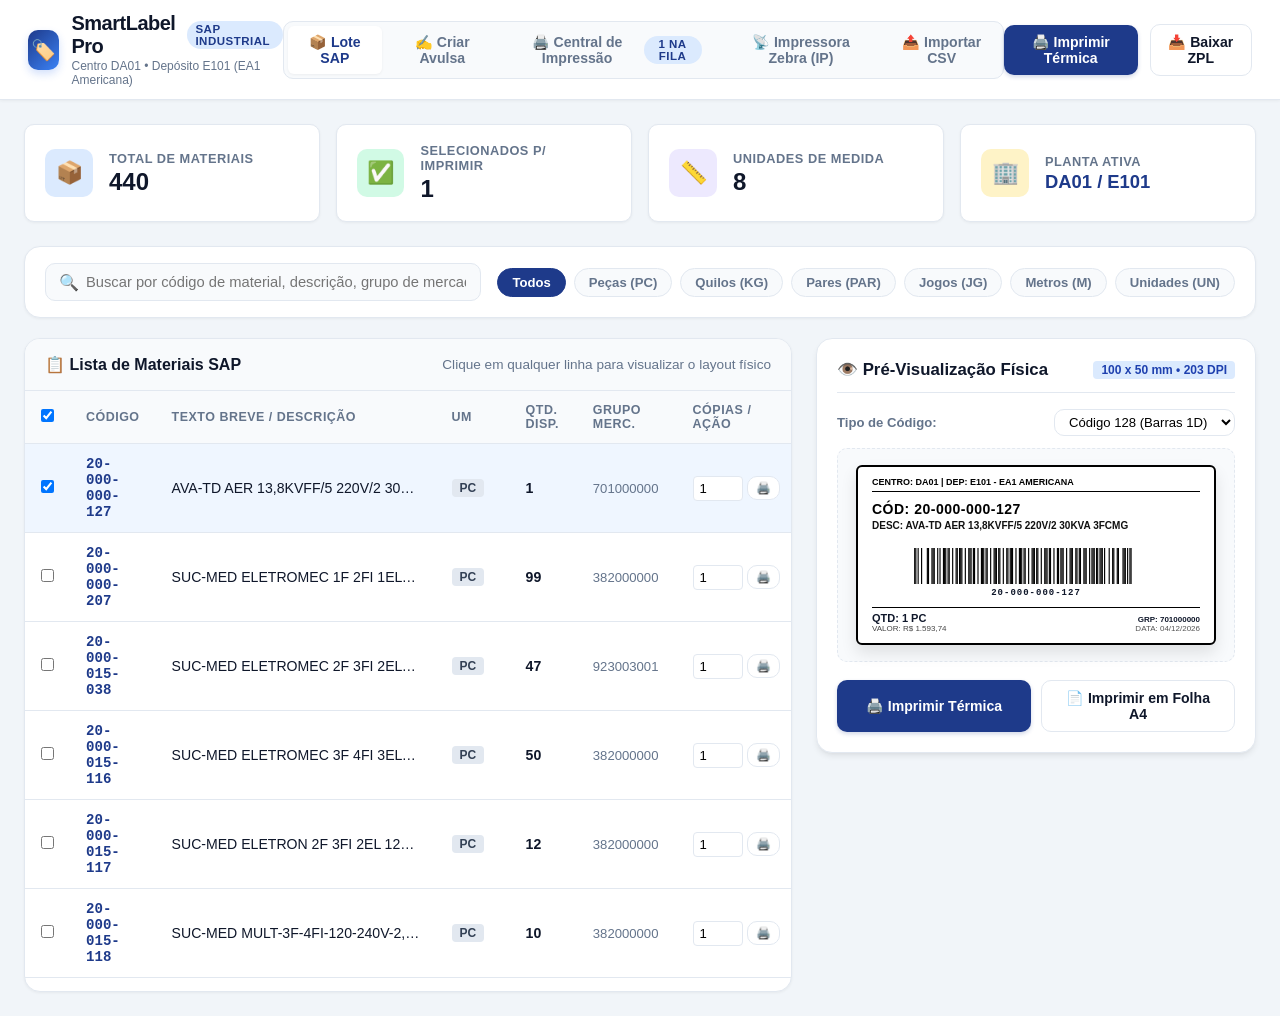
<file: index.html>
<!DOCTYPE html>
<html lang="pt-BR">
<head>
  <meta charset="UTF-8">
  <meta name="viewport" content="width=device-width, initial-scale=1.0">
  <title>SmartLabel Pro - Studio de Etiquetas SAP</title>
  <link rel="stylesheet" href="styles.css">
</head>
<body>

  <!-- Top Navigation Bar -->
  <header class="navbar">
    <div class="brand">
      <div class="brand-icon">🏷️</div>
      <div>
        <div class="brand-title">
          SmartLabel Pro
          <span class="brand-badge">SAP Industrial</span>
        </div>
        <div style="font-size: 0.75rem; color: var(--text-muted); margin-top: 1px;">
          Centro DA01 • Depósito E101 (EA1 Americana)
        </div>
      </div>
    </div>

    <!-- Main Navigation Tabs -->
    <nav class="nav-tabs">
      <button class="tab-btn active" data-tab="catalogo">
        📦 Lote SAP
      </button>
      <button class="tab-btn" data-tab="criador">
        ✍️ Criar Avulsa
      </button>
      <button class="tab-btn" data-tab="impressao">
        🖨️ Central de Impressão <span class="brand-badge" id="badge-fila-impressao">0</span>
      </button>
      <button class="tab-btn" data-tab="rede">
        📡 Impressora Zebra (IP)
      </button>
      <button class="tab-btn" data-tab="upload">
        📤 Importar CSV
      </button>
    </nav>

    <div class="nav-actions">
      <button class="btn-primary" onclick="imprimirTermica()">
        🖨️ Imprimir Térmica
      </button>
      <button class="btn-secondary" onclick="baixarArquivoZPL()" title="Baixar arquivo de comandos ZPL">
        📥 Baixar ZPL
      </button>
    </div>
  </header>

  <main class="app-container">

    <!-- Metrics Cards -->
    <section class="metrics-grid">
      <div class="metric-card">
        <div class="metric-icon icon-blue">📦</div>
        <div class="metric-info">
          <h4>Total de Materiais</h4>
          <p id="metric-total-itens">0</p>
        </div>
      </div>
      <div class="metric-card">
        <div class="metric-icon icon-green">✅</div>
        <div class="metric-info">
          <h4>Selecionados p/ Imprimir</h4>
          <p id="metric-selecionados">0</p>
        </div>
      </div>
      <div class="metric-card">
        <div class="metric-icon icon-purple">📏</div>
        <div class="metric-info">
          <h4>Unidades de Medida</h4>
          <p id="metric-ums">0</p>
        </div>
      </div>
      <div class="metric-card">
        <div class="metric-icon icon-amber">🏢</div>
        <div class="metric-info">
          <h4>Planta Ativa</h4>
          <p style="font-size: 1.15rem; font-weight: 800; color: #1e3a8a;">DA01 / E101</p>
        </div>
      </div>
    </section>

    <!-- ======================================================== -->
    <!-- VIEW 1: CATÁLOGO SAP E LIVE PREVIEW                     -->
    <!-- ======================================================== -->
    <div id="view-catalogo" class="view-section">
      <!-- Toolbar: Busca e Filtros -->
      <div class="toolbar">
        <div class="search-wrapper">
          <span class="search-icon">🔍</span>
          <input type="text" id="search-input" class="search-input" placeholder="Buscar por código de material, descrição, grupo de mercadorias...">
        </div>
        <div class="filter-pills">
          <button class="pill-btn active" data-um="TODOS">Todos</button>
          <button class="pill-btn" data-um="PC">Peças (PC)</button>
          <button class="pill-btn" data-um="KG">Quilos (KG)</button>
          <button class="pill-btn" data-um="PAR">Pares (PAR)</button>
          <button class="pill-btn" data-um="JG">Jogos (JG)</button>
          <button class="pill-btn" data-um="M">Metros (M)</button>
          <button class="pill-btn" data-um="UN">Unidades (UN)</button>
        </div>
      </div>

      <!-- Split Layout: Tabela de Materiais à esquerda, Live Preview à direita -->
      <div class="split-layout">
        
        <!-- Tabela -->
        <div class="catalog-card">
          <div class="catalog-header">
            <div class="catalog-title">
              📋 Lista de Materiais SAP
            </div>
            <div style="font-size: 0.85rem; color: var(--text-muted);">
              Clique em qualquer linha para visualizar o layout físico
            </div>
          </div>
          <div class="table-responsive">
            <table class="data-table">
              <thead>
                <tr>
                  <th style="width: 40px; text-align: center;">
                    <input type="checkbox" id="chk-todos" title="Selecionar / Desmarcar Todos" checked>
                  </th>
                  <th>Código</th>
                  <th>Texto Breve / Descrição</th>
                  <th>UM</th>
                  <th>Qtd. Disp.</th>
                  <th>Grupo Merc.</th>
                  <th>Cópias / Ação</th>
                </tr>
              </thead>
              <tbody id="tbody-materiais">
                <!-- Preenchido via app.js -->
              </tbody>
            </table>
          </div>
        </div>

        <!-- Painel Lateral de Live Preview da Etiqueta Física (100x50 mm) -->
        <div class="preview-panel">
          <div class="preview-header">
            <div class="preview-title">
              👁️ Pré-Visualização Física
            </div>
            <div class="preview-tag">
              100 x 50 mm • 203 DPI
            </div>
          </div>

          <div style="margin-bottom: 12px; display: flex; justify-content: space-between; align-items: center;">
            <label style="font-size: 0.82rem; font-weight: 600; color: var(--text-muted);">Tipo de Código:</label>
            <select id="sel-tipo-codigo" class="form-control" style="width: auto; padding: 4px 10px; font-size: 0.82rem;">
              <option value="code128">Código 128 (Barras 1D)</option>
              <option value="qrcode">QR Code (2D)</option>
            </select>
          </div>

          <!-- Canvas / Mockup Físico -->
          <div class="label-canvas-container">
            <div class="label-mockup" id="label-mockup">
              <div class="mockup-header" id="mockup-header">
                CENTRO: DA01 | DEP: E101 - EA1 Americana
              </div>
              <div class="mockup-body">
                <div class="mockup-code" id="mockup-code">CÓD: 20-000-000-127</div>
                <div class="mockup-desc" id="mockup-desc">DESC: AVA-TD AER 13,8KVFF/5 220V/2 30KVA 3FCMG</div>
                <div class="mockup-barcode">
                  <div id="mockup-barcode-render"></div>
                  <div class="mockup-barcode-text" id="mockup-barcode-text">20-000-000-127</div>
                </div>
              </div>
              <div class="mockup-footer">
                <div>
                  <div class="mockup-qtd" id="mockup-qtd">QTD: 1 PC</div>
                  <div style="font-size: 8px; color: #444;" id="mockup-valor">VALOR: R$ 1.593,74</div>
                </div>
                <div style="text-align: right;">
                  <div style="font-size: 8px; font-weight: bold;" id="mockup-grp">GRP: 701000000</div>
                  <div style="font-size: 8px; color: #555;" id="mockup-data">DATA: 24/10/2026</div>
                </div>
              </div>
            </div>
          </div>

          <div class="preview-actions">
            <button class="btn-primary" style="justify-content: center;" onclick="imprimirTermica()">
              🖨️ Imprimir Térmica
            </button>
            <button class="btn-secondary" style="justify-content: center;" onclick="imprimirFolhaA4()">
              📄 Imprimir em Folha A4
            </button>
          </div>
        </div>

      </div>
    </div>

    <!-- ======================================================== -->
    <!-- VIEW 2: CRIADOR DE ETIQUETA AVULSA                      -->
    <!-- ======================================================== -->
    <div id="view-criador" class="view-section" style="display: none;">
      <div class="catalog-card" style="max-width: 800px; margin: 0 auto; padding: 24px;">
        <h2 style="margin-bottom: 8px; font-size: 1.3rem; color: var(--primary);">
          ✍️ Criador Rápido de Etiqueta Avulsa
        </h2>
        <p style="color: var(--text-muted); font-size: 0.9rem; margin-bottom: 24px;">
          Precisa etiquetar um item que acabou de chegar, uma peça de garantia ou repor uma etiqueta rasgada? Preencha os campos abaixo e imprima na hora!
        </p>

        <form id="form-avulso" onsubmit="event.preventDefault(); criarEtiquetaAvulsa();">
          <div class="form-grid">
            <div class="form-group">
              <label class="form-label">Código do Material (SAP / SKU):</label>
              <input type="text" id="avulso-material" class="form-control" placeholder="Ex: 20-000-099-999" required>
            </div>
            <div class="form-group">
              <label class="form-label">Quantidade:</label>
              <input type="text" id="avulso-qtd" class="form-control" placeholder="Ex: 10" value="1" required>
            </div>
            <div class="form-group">
              <label class="form-label">Unidade de Medida (UM):</label>
              <input type="text" id="avulso-um" class="form-control" placeholder="PC, KG, M, UN..." value="PC" required>
            </div>
            <div class="form-group">
              <label class="form-label">Grupo de Mercadorias:</label>
              <input type="text" id="avulso-grp" class="form-control" placeholder="Ex: 701000000" value="701000000">
            </div>
          </div>

          <div class="form-group" style="margin-bottom: 16px;">
            <label class="form-label">Descrição do Material (Texto Breve):</label>
            <input type="text" id="avulso-desc" class="form-control" placeholder="Ex: CONECTOR METÁLICO 10MM COM ISOLAÇÃO" required>
          </div>

          <div class="form-grid">
            <div class="form-group">
              <label class="form-label">Depósito:</label>
              <input type="text" id="avulso-deposito" class="form-control" value="E101">
            </div>
            <div class="form-group">
              <label class="form-label">Nome do Depósito:</label>
              <input type="text" id="avulso-desc-dep" class="form-control" value="EA1 Americana">
            </div>
            <div class="form-group">
              <label class="form-label">Valor Unitário / Total (R$):</label>
              <input type="text" id="avulso-valor" class="form-control" value="0,00">
            </div>
          </div>

          <div style="display: flex; gap: 12px; margin-top: 24px;">
            <button type="submit" class="btn-primary" style="padding: 12px 24px;">
              💾 Adicionar ao Catálogo e Pré-Visualizar
            </button>
            <button type="button" class="btn-secondary" onclick="trocarAba('catalogo')">
              Cancelar
            </button>
          </div>
        </form>
      </div>
    </div>

    <!-- ======================================================== -->
    <!-- VIEW 3: CENTRAL DE IMPRESSÃO                            -->
    <!-- ======================================================== -->
    <div id="view-impressao" class="view-section" style="display: none;">
      <div class="catalog-card" style="max-width: 900px; margin: 0 auto; padding: 28px;">
        <h2 style="margin-bottom: 8px; font-size: 1.3rem; color: var(--primary);">
          🖨️ Central de Impressão Multiformato
        </h2>
        <p style="color: var(--text-muted); font-size: 0.9rem; margin-bottom: 24px;">
          Escolha o tipo de equipamento onde as etiquetas serão impressas:
        </p>

        <div style="display: grid; grid-template-columns: repeat(auto-fit, minmax(250px, 1fr)); gap: 20px;">
          <!-- Card Térmica -->
          <div style="border: 2px solid var(--primary); border-radius: 12px; padding: 20px; background: #eff6ff; display: flex; flex-direction: column; justify-content: space-between;">
            <div>
              <div style="font-size: 2rem; margin-bottom: 12px;">🏷️</div>
              <h3 style="font-size: 1.1rem; color: var(--primary); margin-bottom: 8px;">Bobina Térmica (100x50 mm)</h3>
              <p style="font-size: 0.85rem; color: var(--text-muted); margin-bottom: 16px;">
                Impressoras industriais e de mesa (Zebra, Elgin, Argox). 1 etiqueta por página, corte contínuo.
              </p>
            </div>
            <button class="btn-primary" style="justify-content: center;" onclick="imprimirTermica()">
              Imprimir Térmica Agora
            </button>
          </div>

          <!-- Card Folha A4 -->
          <div style="border: 1px solid var(--border); border-radius: 12px; padding: 20px; background: var(--surface); display: flex; flex-direction: column; justify-content: space-between;">
            <div>
              <div style="font-size: 2rem; margin-bottom: 12px;">📄</div>
              <h3 style="font-size: 1.1rem; color: var(--text-main); margin-bottom: 8px;">Folha Adesiva A4 (10 por Folha)</h3>
              <p style="font-size: 0.85rem; color: var(--text-muted); margin-bottom: 16px;">
                Impressoras de escritório laser ou jato de tinta. Diagramação padrão em grade 2x5.
              </p>
            </div>
            <button class="btn-secondary" style="justify-content: center;" onclick="imprimirFolhaA4()">
              Imprimir em Folha A4
            </button>
          </div>

          <!-- Card ZPL Puro -->
          <div style="border: 1px solid var(--border); border-radius: 12px; padding: 20px; background: var(--surface); display: flex; flex-direction: column; justify-content: space-between;">
            <div>
              <div style="font-size: 2rem; margin-bottom: 12px;">💾</div>
              <h3 style="font-size: 1.1rem; color: var(--text-main); margin-bottom: 8px;">Arquivo ZPL (.zpl)</h3>
              <p style="font-size: 0.85rem; color: var(--text-muted); margin-bottom: 16px;">
                Código de comandos original Zebra. Pronto para BarTender, ZebraDesigner ou envio via RAW spooler.
              </p>
            </div>
            <button class="btn-secondary" style="justify-content: center;" onclick="baixarArquivoZPL()">
              Baixar Arquivo ZPL
            </button>
          </div>
        </div>
      </div>
    </div>

    <!-- ======================================================== -->
    <!-- VIEW 4: CONEXÃO DIRETA ZEBRA (REDE TCP)                  -->
    <!-- ======================================================== -->
    <div id="view-rede" class="view-section" style="display: none;">
      <div class="network-card">
        <h2 style="margin-bottom: 8px; font-size: 1.3rem; color: var(--primary);">
          📡 Disparo Direto para Impressora Zebra na Rede
        </h2>
        <p style="color: var(--text-muted); font-size: 0.9rem; margin-bottom: 20px;">
          Envie comandos ZPL diretamente para uma impressora térmica conectada na rede local da empresa através da porta RAW 9100.
        </p>

        <div class="form-group" style="margin-bottom: 16px;">
          <label class="form-label">Endereço IP da Impressora Zebra na Fábrica / Depósito:</label>
          <input type="text" id="input-ip-zebra" class="form-control" placeholder="Ex: 192.168.1.100 ou 10.0.0.45" value="192.168.1.100">
        </div>

        <button class="btn-primary" style="width: 100%; justify-content: center; padding: 12px;" onclick="enviarZebraRede()">
          🚀 Enviar Etiquetas Selecionadas para a Zebra (Porta 9100)
        </button>

        <div id="status-envio-zebra" style="margin-top: 16px; font-size: 0.9rem;"></div>
      </div>
    </div>

    <!-- ======================================================== -->
    <!-- VIEW 5: IMPORTAR NOVA BASE CSV                          -->
    <!-- ======================================================== -->
    <div id="view-upload" class="view-section" style="display: none;">
      <div class="catalog-card" style="max-width: 700px; margin: 0 auto; padding: 32px; text-align: center;">
        <h2 style="margin-bottom: 8px; font-size: 1.3rem; color: var(--primary);">
          📤 Importar Nova Extração do SAP
        </h2>
        <p style="color: var(--text-muted); font-size: 0.9rem; margin-bottom: 24px;">
          Arraste e solte o arquivo CSV ou clique no botão abaixo para carregar um novo lote de estoque (transações SE16N, MB52, SQVI).
        </p>

        <div id="drop-csv-area" style="border: 2px dashed var(--border); border-radius: 12px; padding: 48px 24px; background: var(--surface-alt); cursor: pointer; transition: all 0.2s;">
          <div style="font-size: 3rem; margin-bottom: 12px;">📄</div>
          <div style="font-weight: 700; font-size: 1.05rem; color: var(--text-main);">
            Clique aqui ou solte o arquivo CSV do SAP
          </div>
          <div style="font-size: 0.85rem; color: var(--text-muted); margin-top: 6px;">
            Aceita arquivos delimitados por ponto e vírgula (;) ou vírgula (,)
          </div>
        </div>
        <input type="file" id="file-csv-input" accept=".csv,.txt" style="display: none;">
      </div>
    </div>

  </main>

  <!-- Dados Padrão Pré-Carregados (440 Itens) -->
  <script src="dados_padrao.js"></script>
  <!-- Lógica Principal -->
  <script src="app.js"></script>

</body>
</html>
</file>
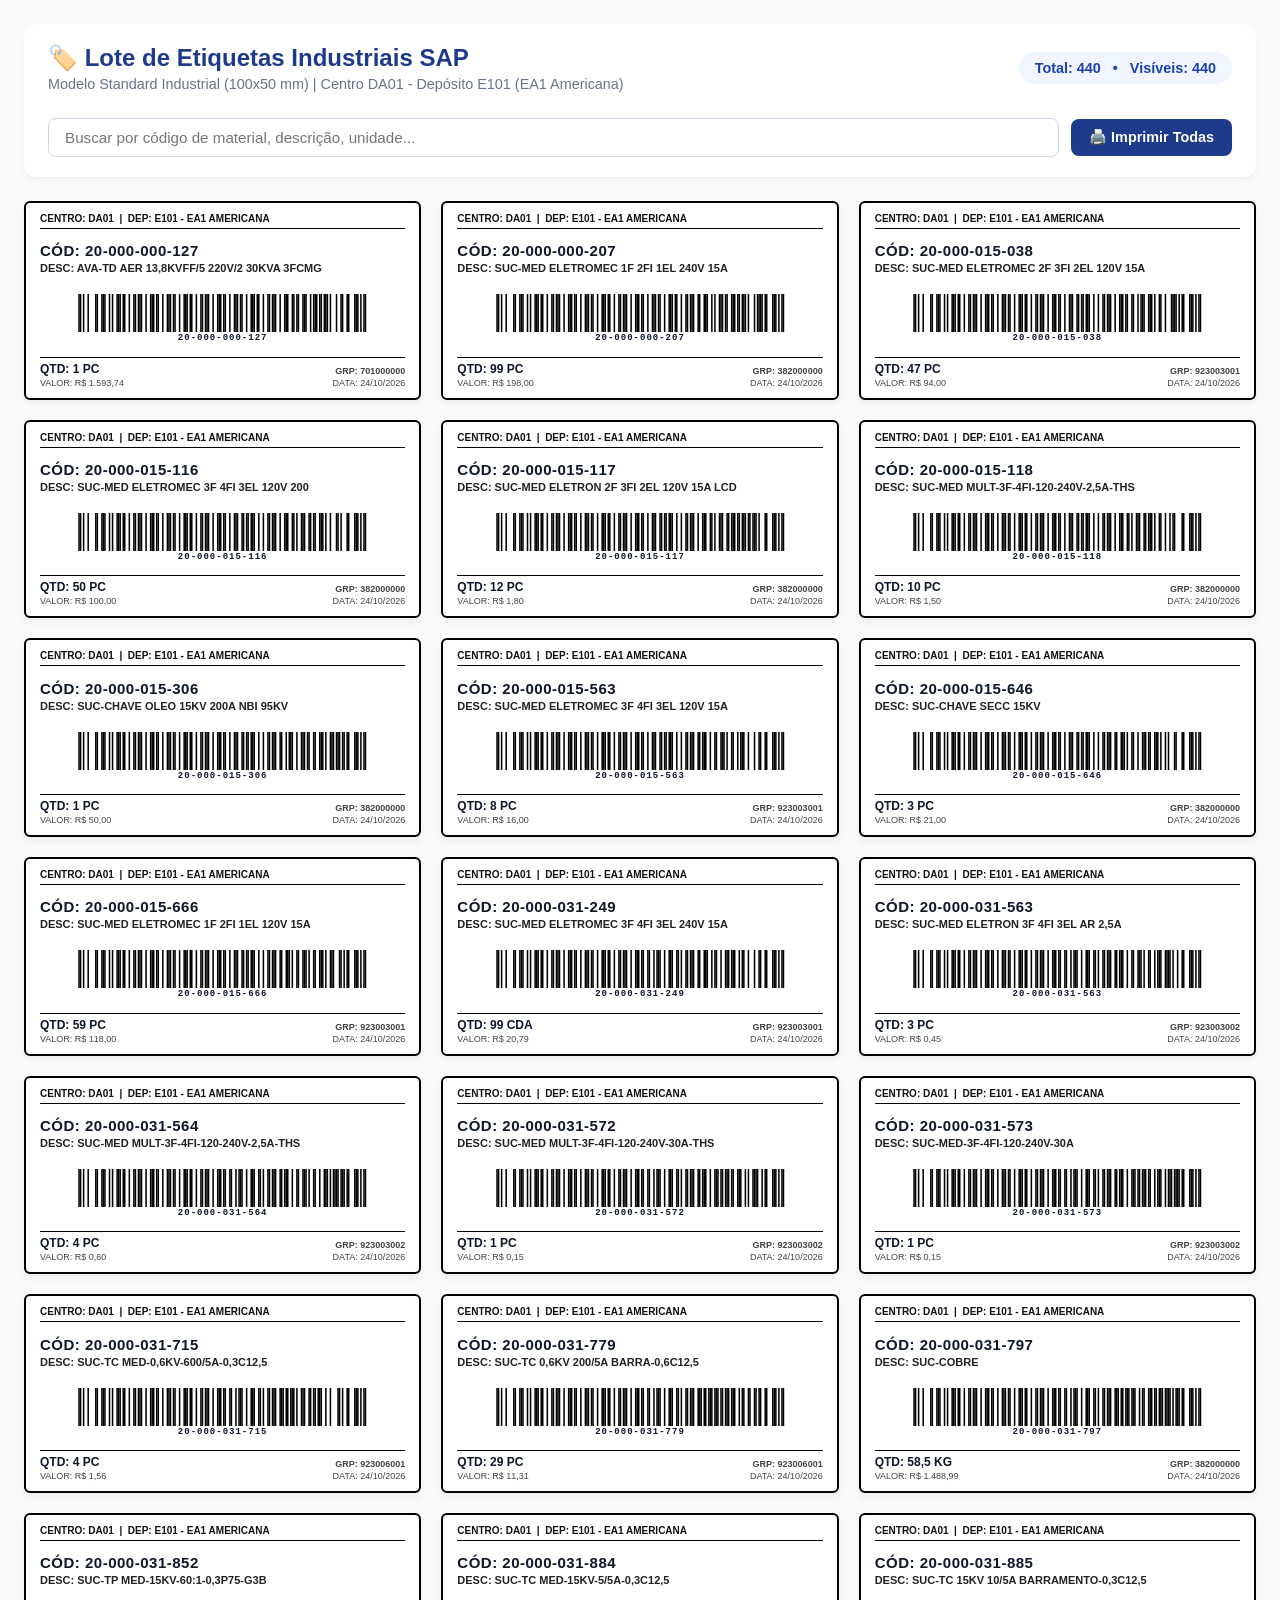
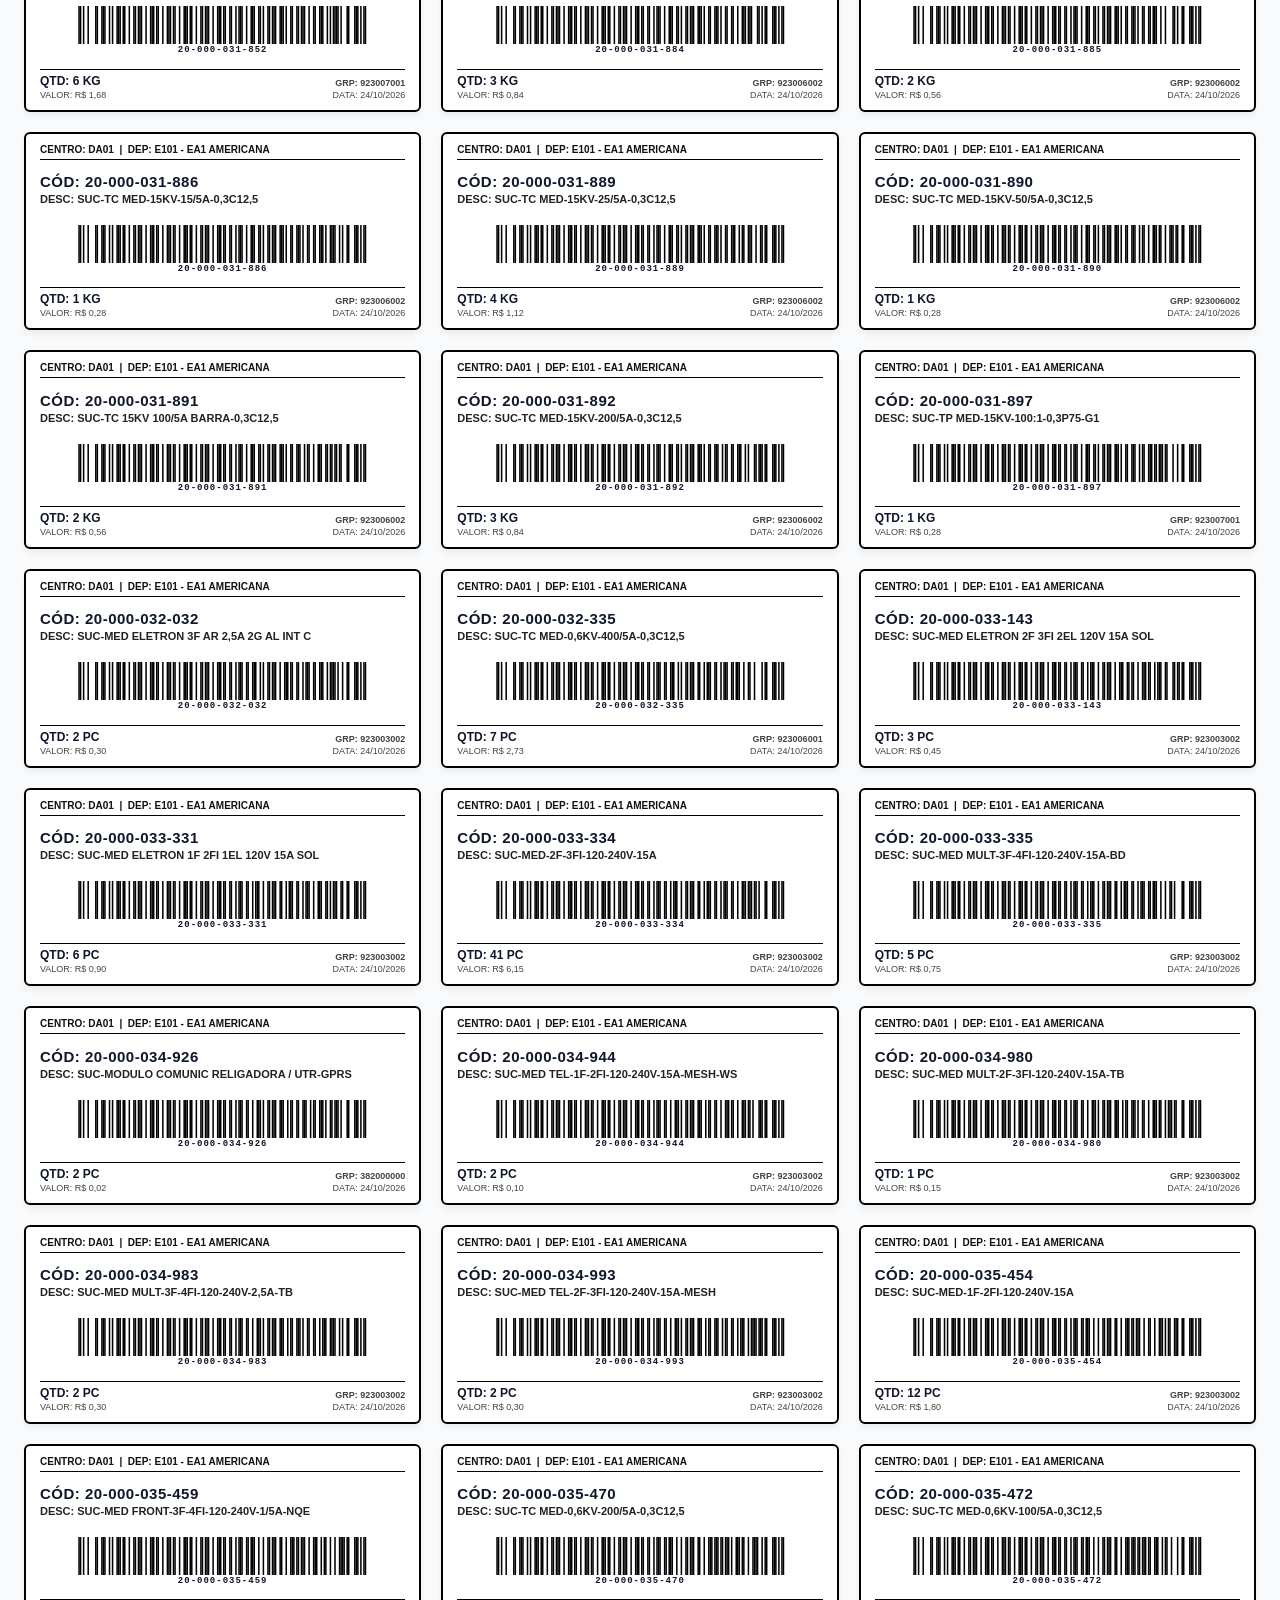
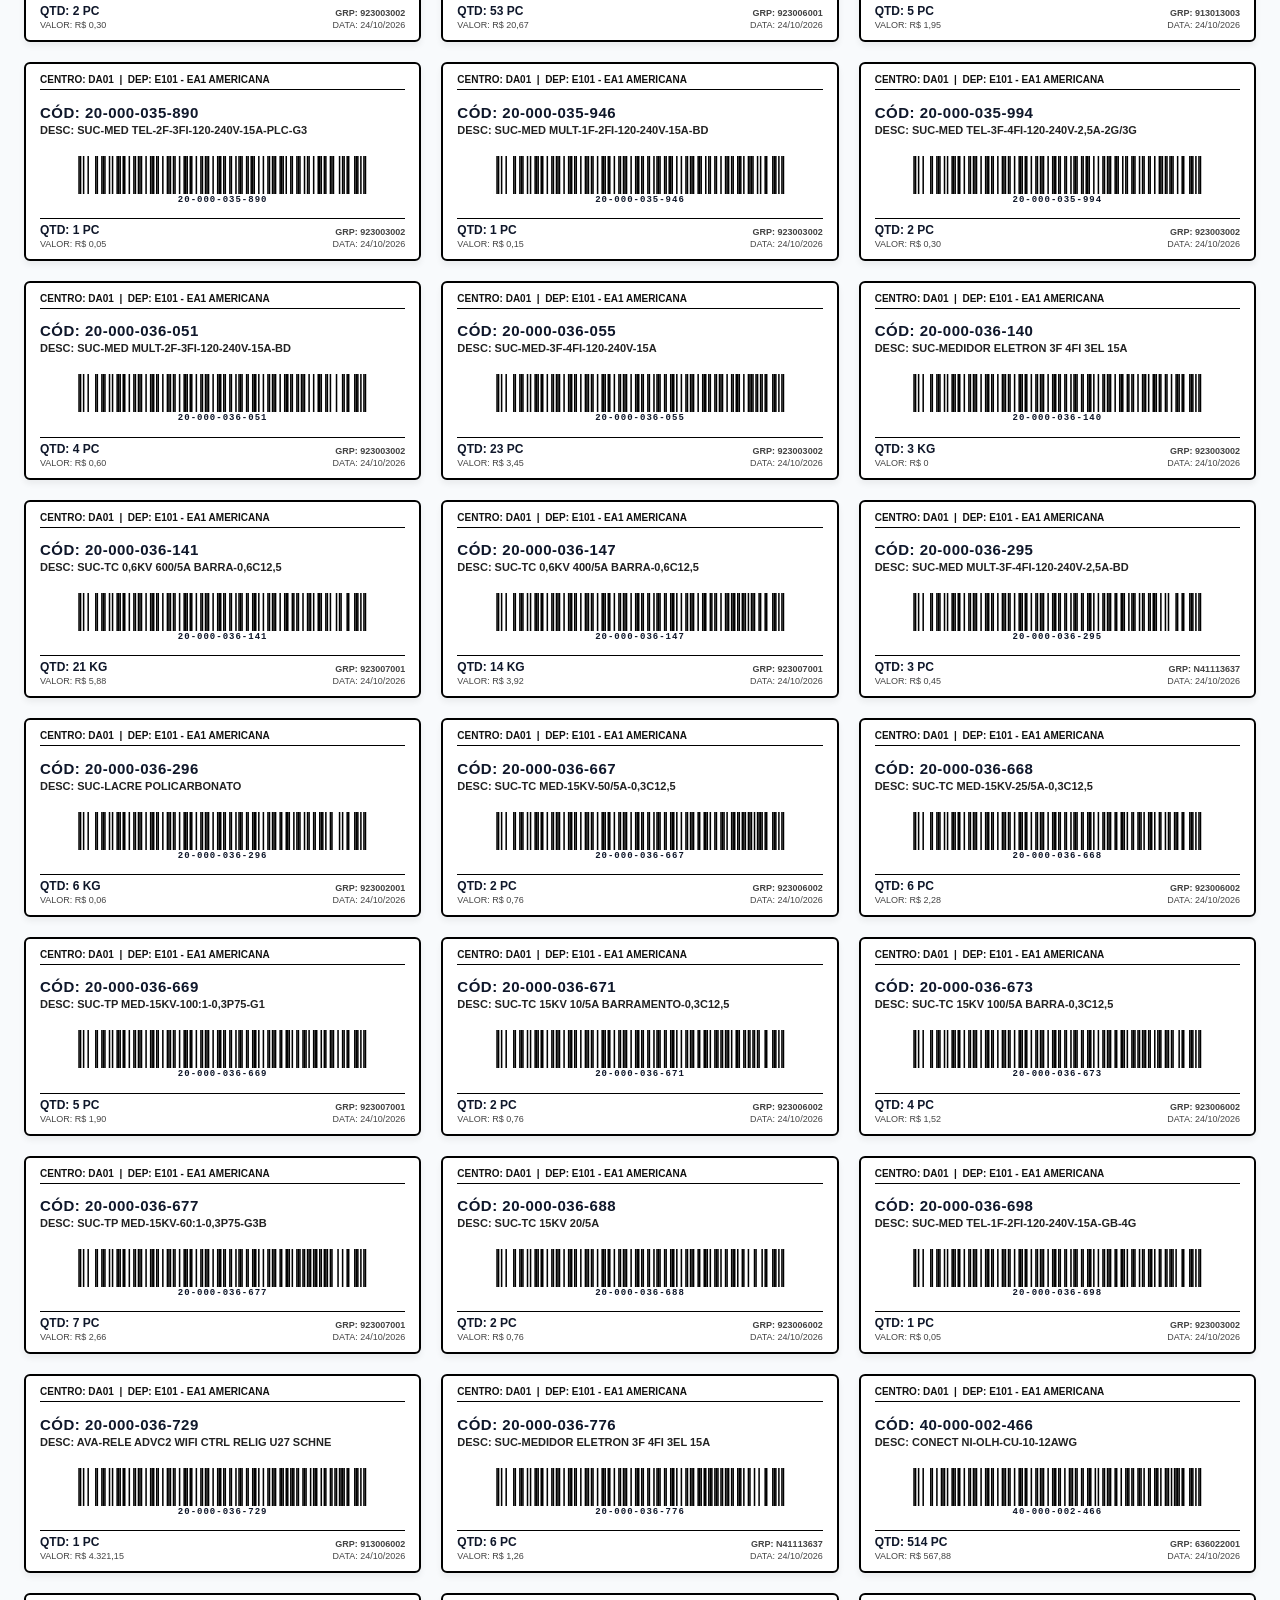
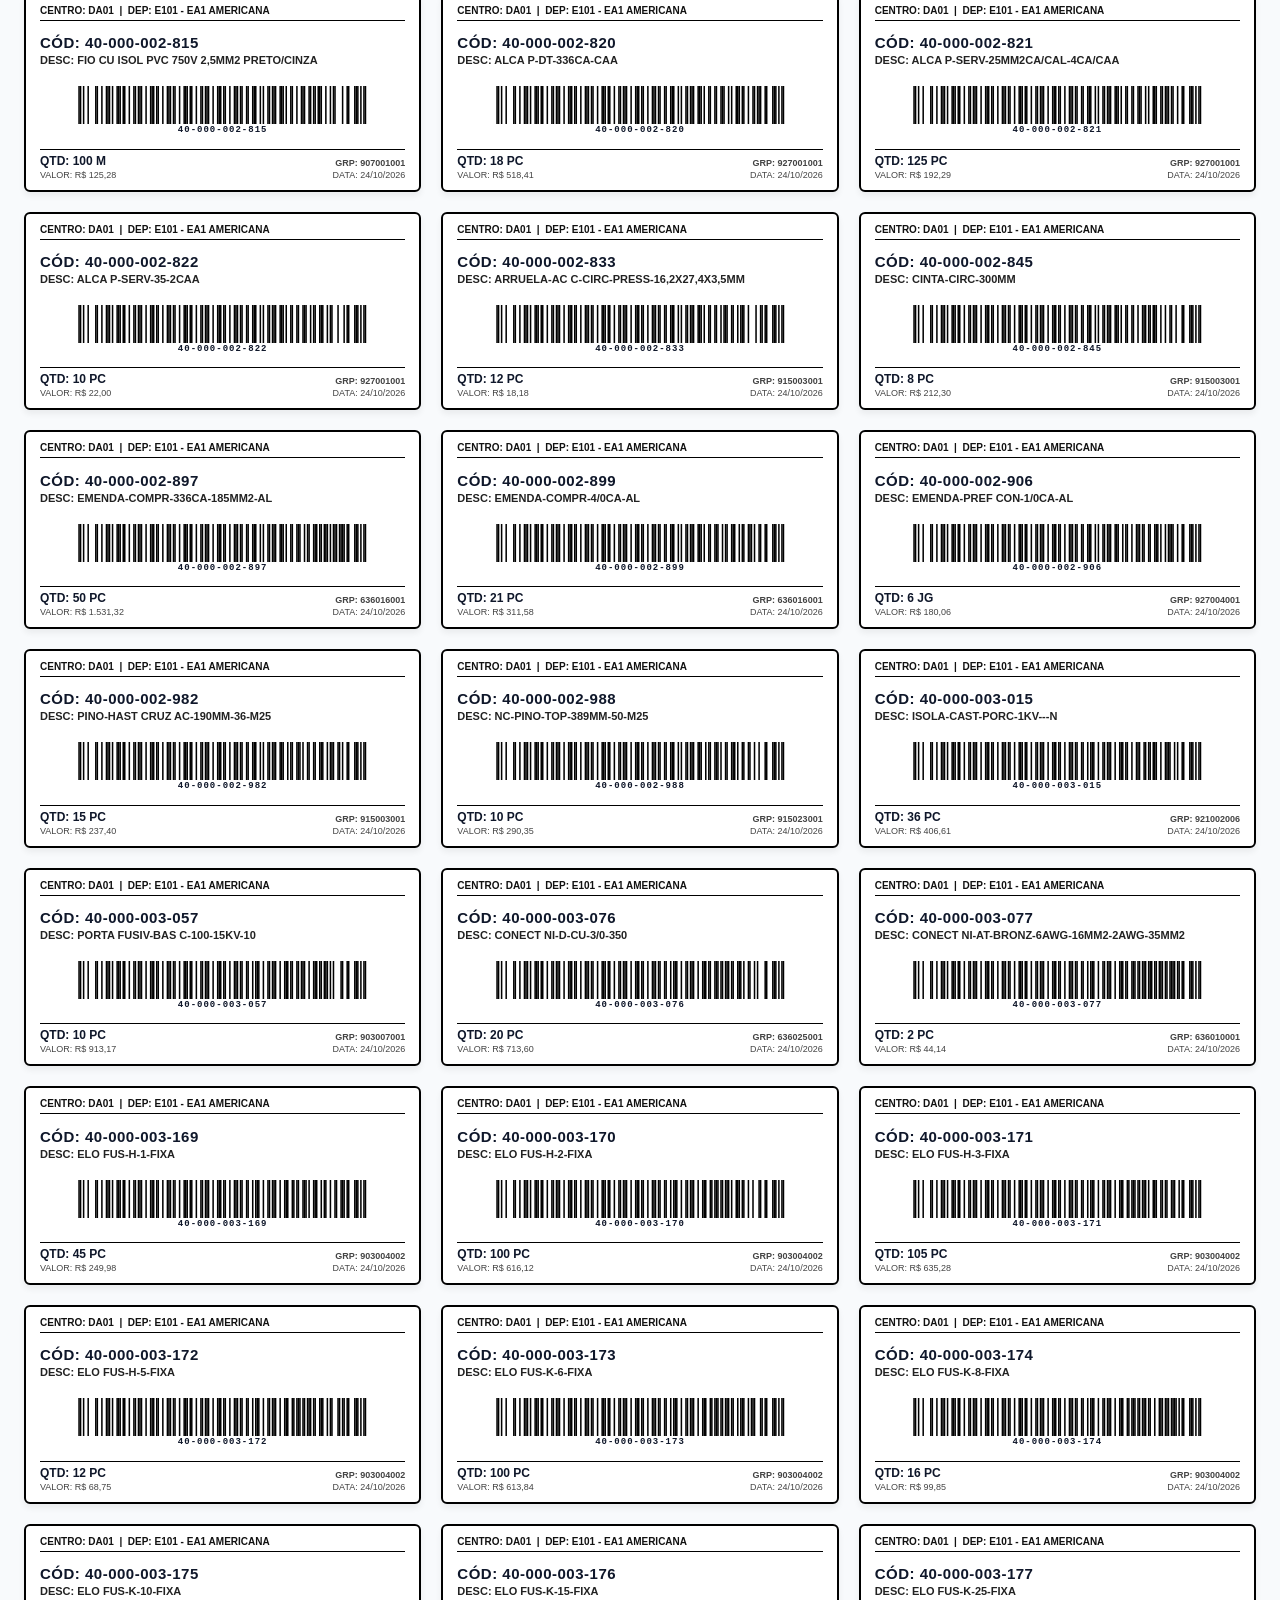
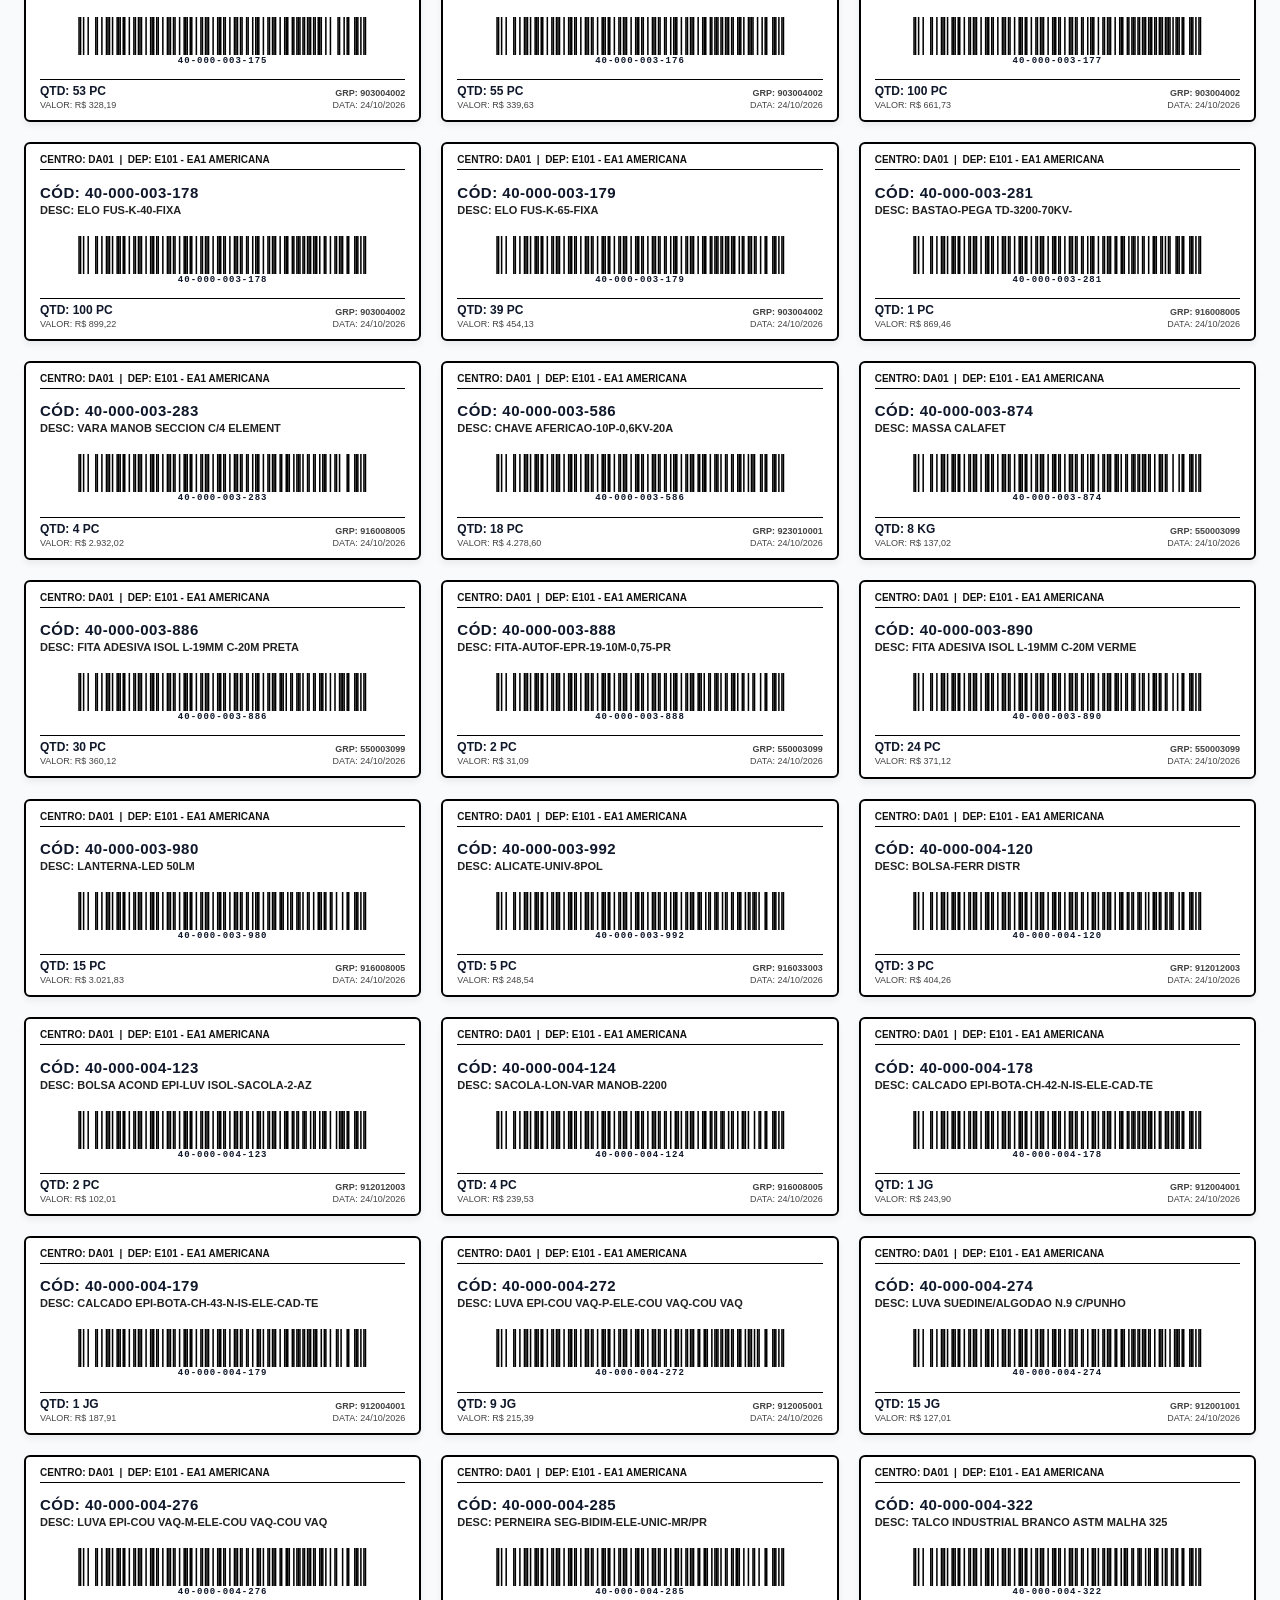
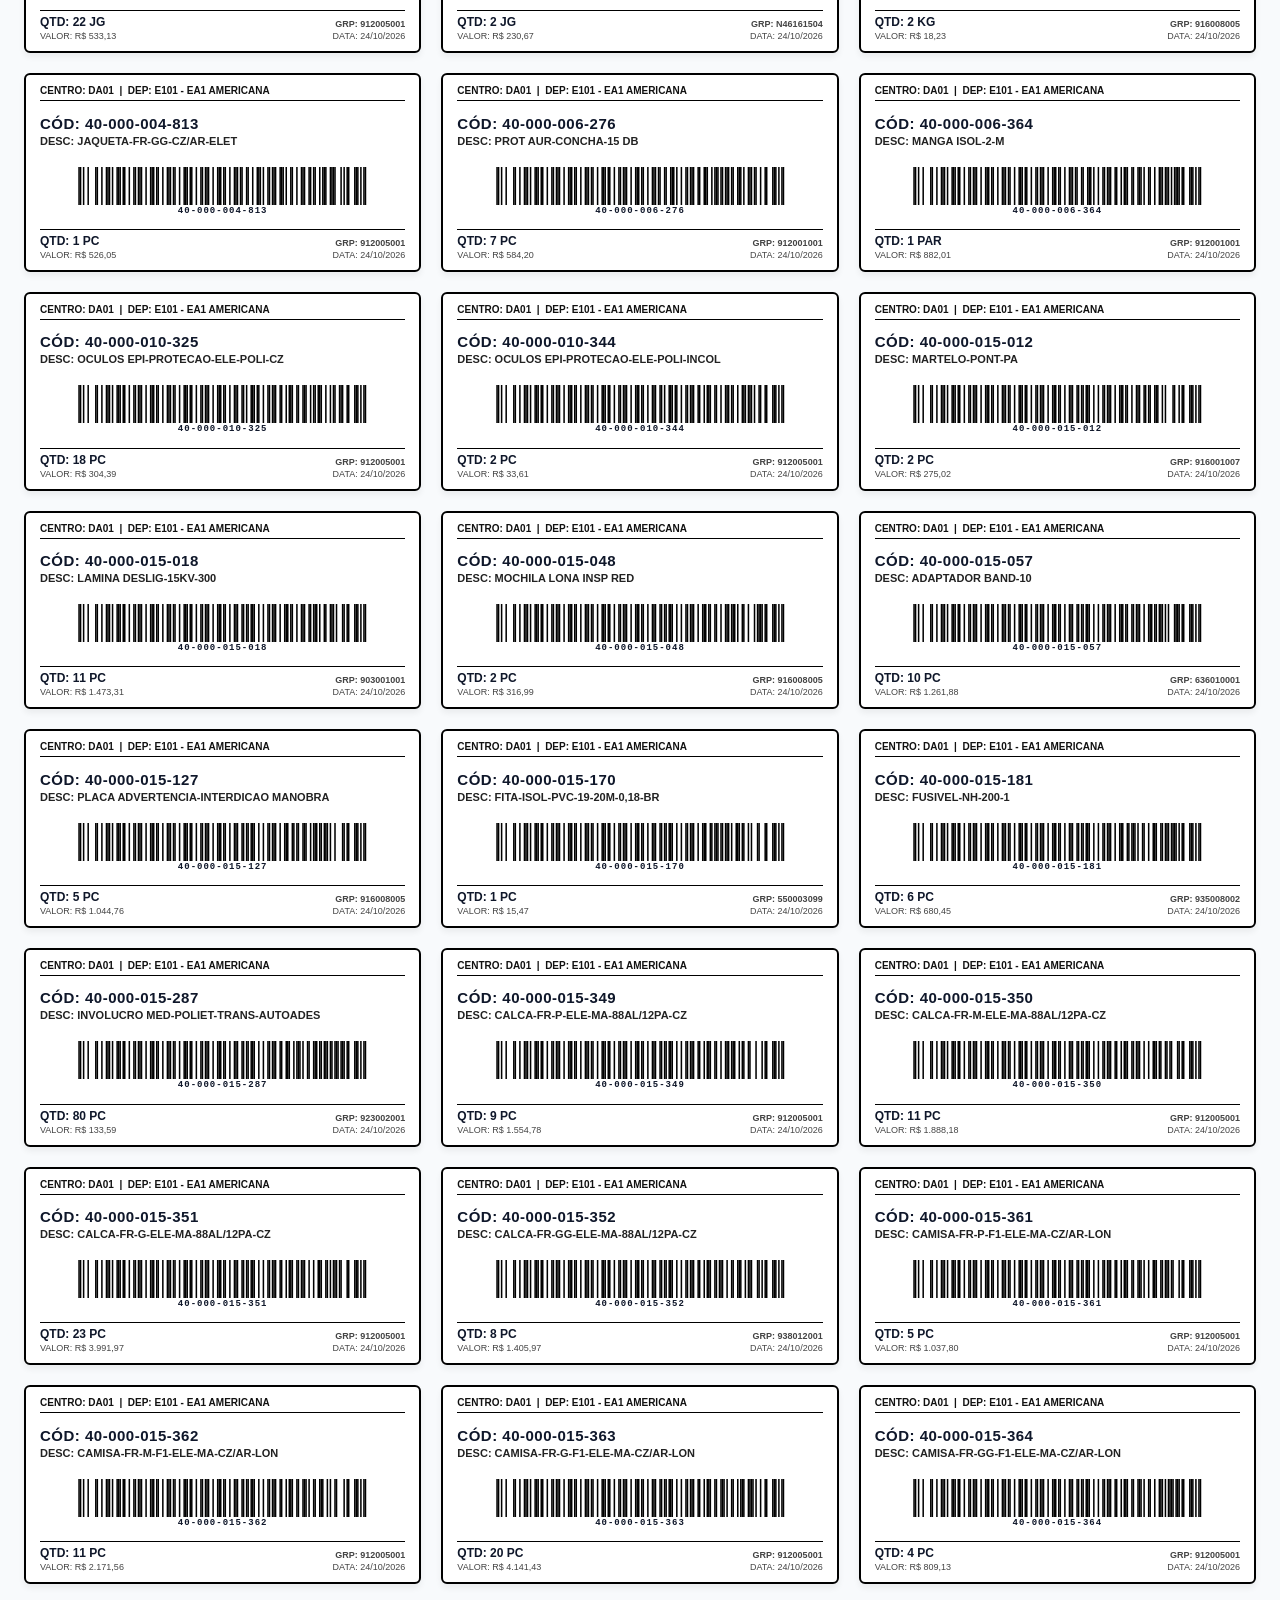
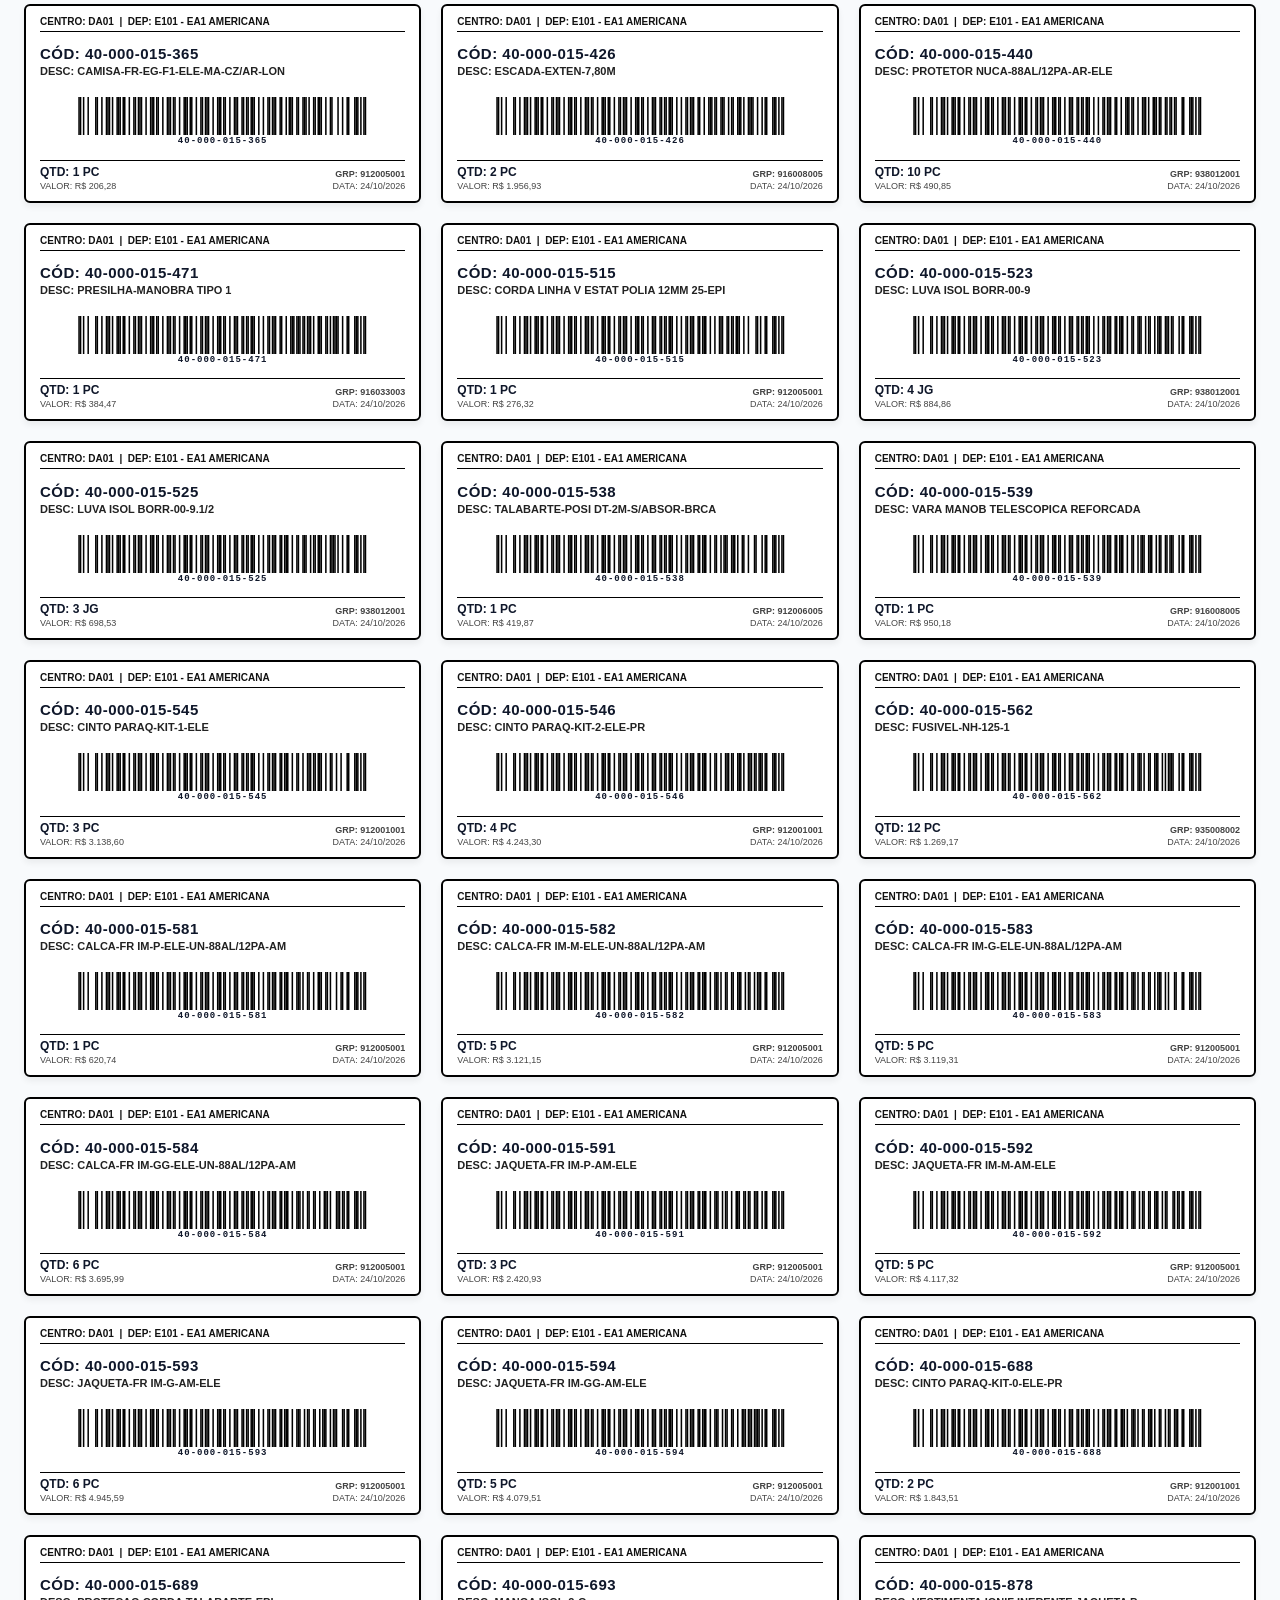
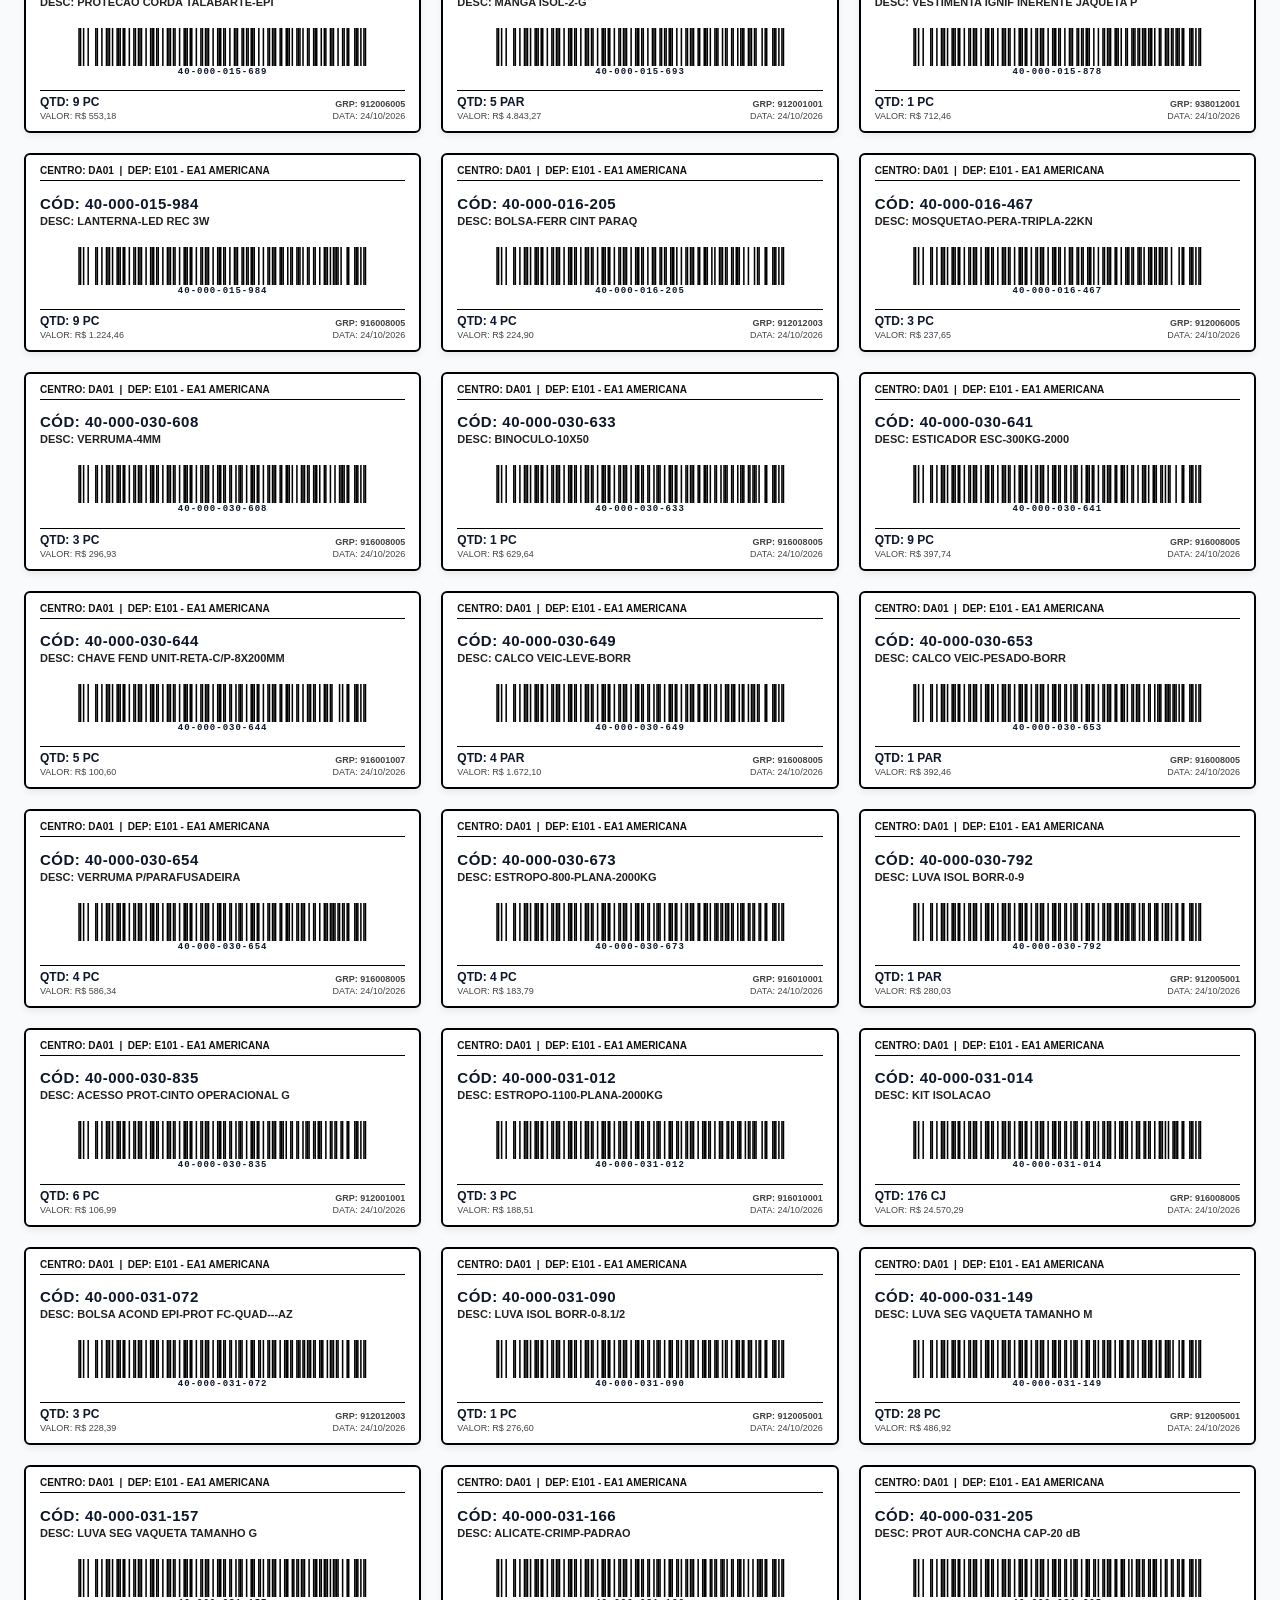
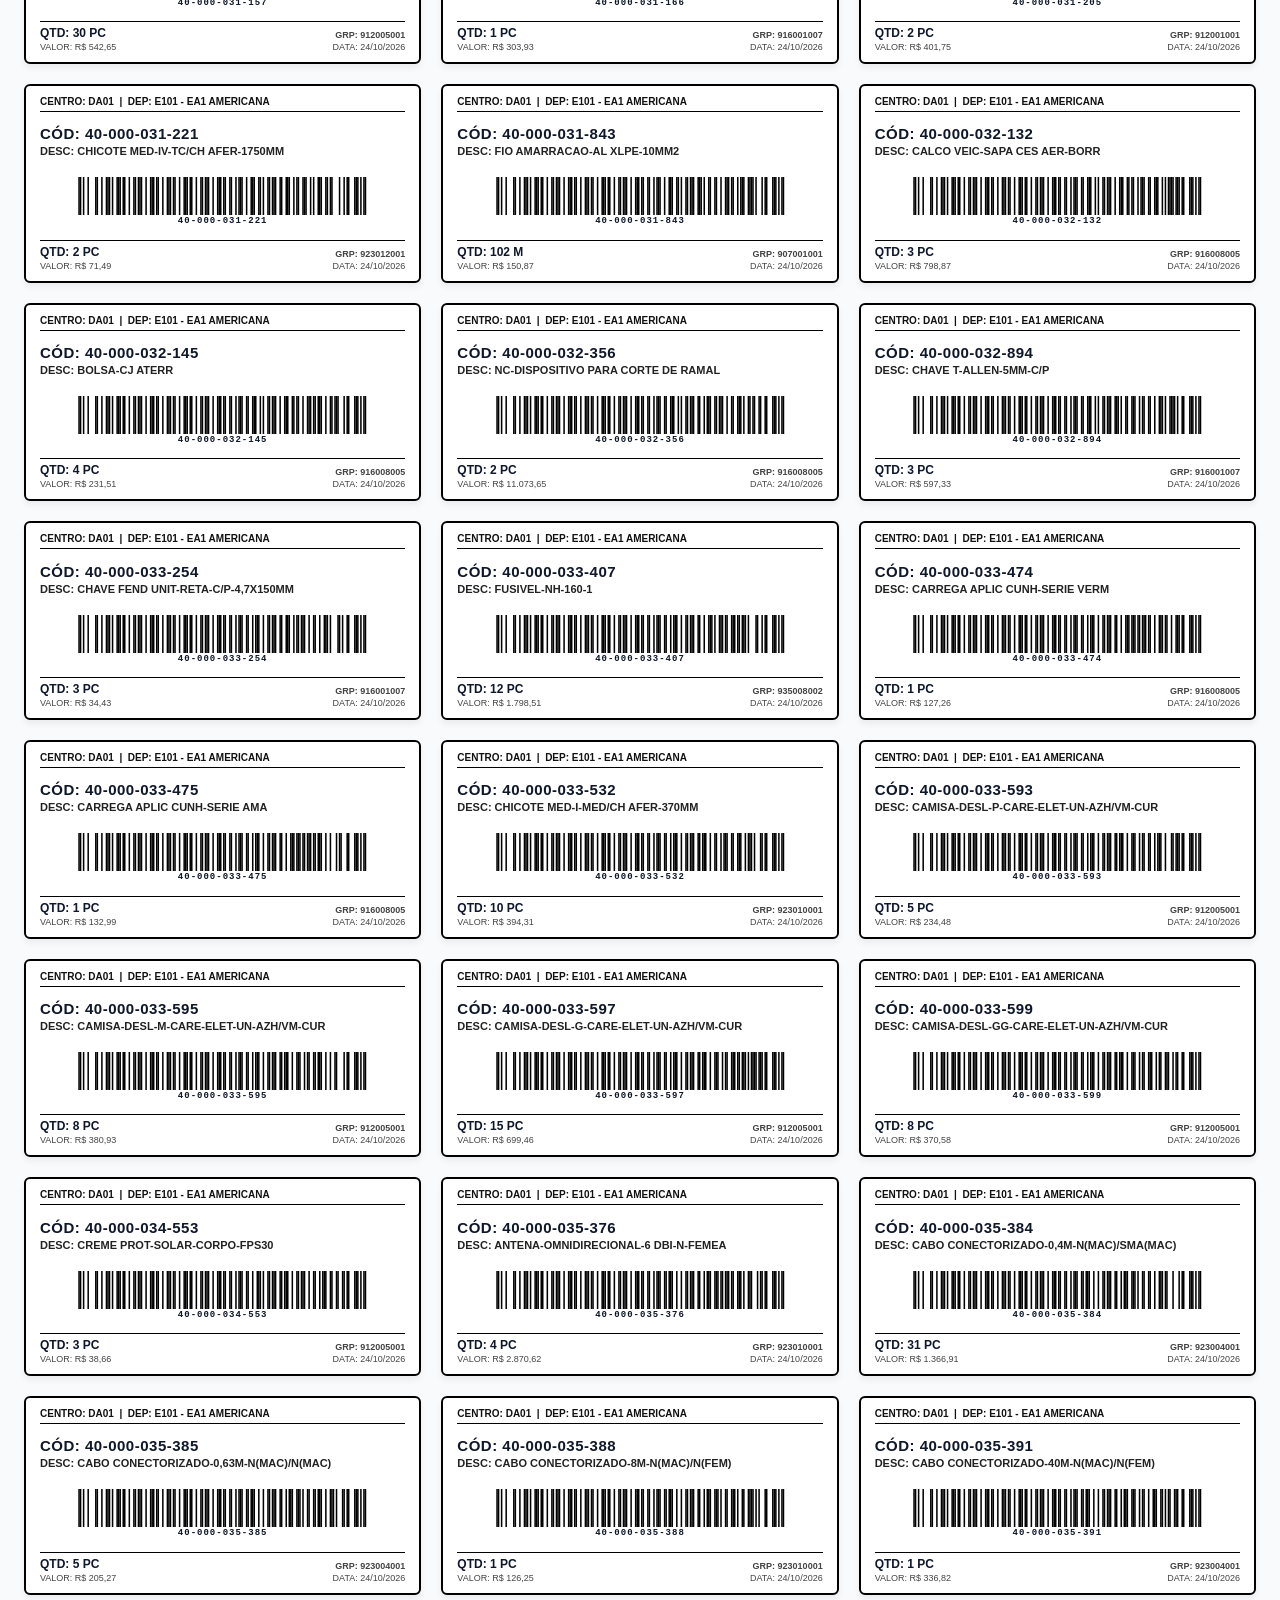
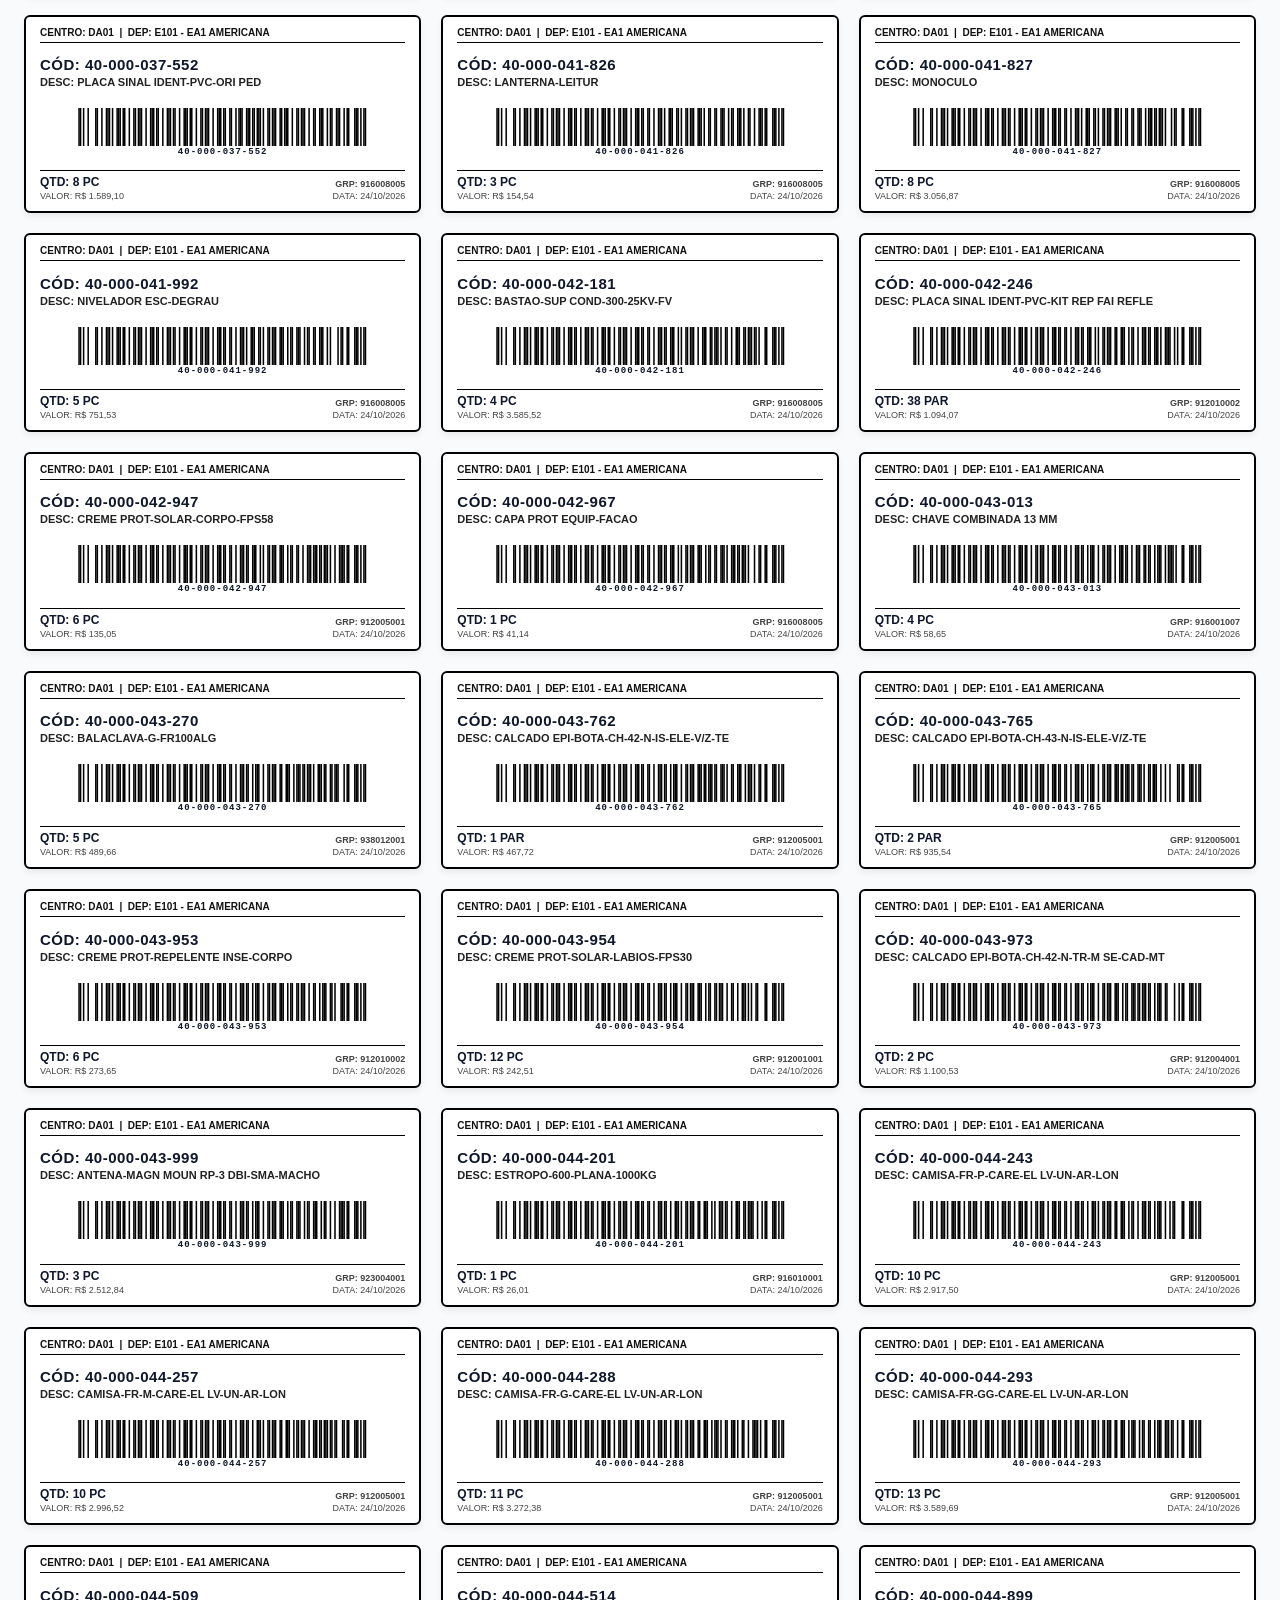
<file: resultados/etiquetas_preview.html>
<!DOCTYPE html>
<html lang="pt-BR">
<head>
    <meta charset="UTF-8">
    <meta name="viewport" content="width=device-width, initial-scale=1.0">
    <title>Preview de Etiquetas SAP (100x50 mm)</title>
    <style>
        :root {
            --primary: #1e3a8a;
            --primary-light: #3b82f6;
            --bg: #f8fafc;
            --card-bg: #ffffff;
            --border: #cbd5e1;
            --text: #0f172a;
        }
        * {
            box-sizing: border-box;
            margin: 0;
            padding: 0;
            font-family: -apple-system, BlinkMacSystemFont, "Segoe UI", Roboto, "Helvetica Neue", Arial, sans-serif;
        }
        body {
            background-color: var(--bg);
            color: var(--text);
            padding: 24px;
        }
        .header {
            background: white;
            padding: 20px 24px;
            border-radius: 12px;
            box-shadow: 0 4px 6px -1px rgba(0,0,0,0.05);
            margin-bottom: 24px;
            display: flex;
            flex-wrap: wrap;
            justify-content: space-between;
            align-items: center;
            gap: 16px;
        }
        .header h1 {
            font-size: 1.5rem;
            color: var(--primary);
            display: flex;
            align-items: center;
            gap: 10px;
        }
        .stats-badge {
            display: inline-flex;
            gap: 12px;
            align-items: center;
            background: #eff6ff;
            color: #1e40af;
            padding: 8px 16px;
            border-radius: 9999px;
            font-weight: 600;
            font-size: 0.9rem;
        }
        .controls {
            display: flex;
            gap: 12px;
            align-items: center;
            width: 100%;
            margin-top: 10px;
        }
        .search-box {
            flex: 1;
            padding: 10px 16px;
            border: 1px solid var(--border);
            border-radius: 8px;
            font-size: 0.95rem;
            outline: none;
            transition: border-color 0.2s;
        }
        .search-box:focus {
            border-color: var(--primary-light);
            box-shadow: 0 0 0 3px rgba(59, 130, 246, 0.2);
        }
        .btn {
            padding: 10px 18px;
            border-radius: 8px;
            font-size: 0.9rem;
            font-weight: 600;
            cursor: pointer;
            border: none;
            display: inline-flex;
            align-items: center;
            gap: 8px;
            transition: all 0.2s;
            background: var(--primary);
            color: white;
        }
        .btn:hover {
            background: #1d4ed8;
        }
        .grid-etiquetas {
            display: grid;
            grid-template-columns: repeat(auto-fill, minmax(360px, 1fr));
            gap: 20px;
        }
        /* Layout Físico da Etiqueta (proporção 100x50 mm) */
        .etiqueta {
            width: 100%;
            aspect-ratio: 2 / 1;
            background: white;
            border: 2px solid #000;
            border-radius: 6px;
            padding: 10px 14px;
            display: flex;
            flex-direction: column;
            justify-content: space-between;
            box-shadow: 0 4px 6px rgba(0,0,0,0.06);
            position: relative;
            box-sizing: border-box;
        }
        .etiq-header {
            font-size: 10px;
            font-weight: 700;
            border-bottom: 1px solid #000;
            padding-bottom: 4px;
            color: #111;
            text-transform: uppercase;
        }
        .etiq-body {
            margin-top: 4px;
        }
        .etiq-code {
            font-size: 15px;
            font-weight: 900;
            letter-spacing: 0.5px;
        }
        .etiq-desc {
            font-size: 11px;
            font-weight: 600;
            color: #222;
            line-height: 1.25;
            margin-top: 3px;
            height: 28px;
            overflow: hidden;
            display: -webkit-box;
            -webkit-line-clamp: 2;
            -webkit-box-orient: vertical;
        }
        .etiq-barcode {
            display: flex;
            flex-direction: column;
            align-items: center;
            margin: 4px 0;
        }
        .etiq-barcode svg {
            width: 85%;
            height: 38px;
        }
        .etiq-barcode-text {
            font-size: 9px;
            font-family: monospace;
            font-weight: bold;
            margin-top: 1px;
            letter-spacing: 1px;
        }
        .etiq-footer {
            border-top: 1px solid #000;
            padding-top: 4px;
            font-size: 10px;
            display: flex;
            justify-content: space-between;
            align-items: flex-end;
        }
        .etiq-footer-col {
            display: flex;
            flex-direction: column;
            gap: 2px;
        }
        .etiq-qtd {
            font-size: 12px;
            font-weight: 800;
        }
        .etiq-sub {
            font-size: 9px;
            color: #444;
        }

        /* Regras para Impressão em Folha / Bobina */
        @media print {
            body {
                padding: 0;
                background: white;
            }
            .header, .controls {
                display: none !important;
            }
            .grid-etiquetas {
                display: block !important;
            }
            .etiqueta {
                width: 100mm !important;
                height: 50mm !important;
                page-break-after: always;
                border: 1px solid #000 !important;
                box-shadow: none !important;
                margin: 0 auto;
            }
            @page {
                size: 100mm 50mm;
                margin: 0;
            }
        }
    </style>
</head>
<body>

    <div class="header">
        <div>
            <h1>🏷️ Lote de Etiquetas Industriais SAP</h1>
            <p style="color: #64748b; font-size: 0.9rem; margin-top: 4px;">
                Modelo Standard Industrial (100x50 mm) | Centro DA01 - Depósito E101 (EA1 Americana)
            </p>
        </div>
        <div class="stats-badge">
            <span id="badge-total">Total: 440</span>
            <span>•</span>
            <span id="badge-visiveis">Visíveis: 440</span>
        </div>
        <div class="controls">
            <input type="text" id="filtro" class="search-box" placeholder="Buscar por código de material, descrição, unidade...">
            <button class="btn" onclick="window.print()">🖨️ Imprimir Todas</button>
        </div>
    </div>

    <div class="grid-etiquetas" id="grid"></div>

    <script>
        const registros = [{"linha_csv": 2, "centro": "DA01", "deposito": "E101", "desc_deposito": "EA1 Americana", "material": "20-000-000-127", "texto_breve": "AVA-TD AER 13,8KVFF/5 220V/2 30KVA 3FCMG", "um": "PC", "qtd_raw": "1", "qtd_formatada": "1", "valor_livre": "1.593,74", "grupo_merc": "701000000", "codigo_barras": "20-000-000-127"}, {"linha_csv": 3, "centro": "DA01", "deposito": "E101", "desc_deposito": "EA1 Americana", "material": "20-000-000-207", "texto_breve": "SUC-MED ELETROMEC 1F 2FI 1EL 240V 15A", "um": "PC", "qtd_raw": "99", "qtd_formatada": "99", "valor_livre": "198,00", "grupo_merc": "382000000", "codigo_barras": "20-000-000-207"}, {"linha_csv": 4, "centro": "DA01", "deposito": "E101", "desc_deposito": "EA1 Americana", "material": "20-000-015-038", "texto_breve": "SUC-MED ELETROMEC 2F 3FI 2EL 120V 15A", "um": "PC", "qtd_raw": "47", "qtd_formatada": "47", "valor_livre": "94,00", "grupo_merc": "923003001", "codigo_barras": "20-000-015-038"}, {"linha_csv": 5, "centro": "DA01", "deposito": "E101", "desc_deposito": "EA1 Americana", "material": "20-000-015-116", "texto_breve": "SUC-MED ELETROMEC 3F 4FI 3EL 120V 200", "um": "PC", "qtd_raw": "50", "qtd_formatada": "50", "valor_livre": "100,00", "grupo_merc": "382000000", "codigo_barras": "20-000-015-116"}, {"linha_csv": 6, "centro": "DA01", "deposito": "E101", "desc_deposito": "EA1 Americana", "material": "20-000-015-117", "texto_breve": "SUC-MED ELETRON 2F 3FI 2EL 120V 15A LCD", "um": "PC", "qtd_raw": "12", "qtd_formatada": "12", "valor_livre": "1,80", "grupo_merc": "382000000", "codigo_barras": "20-000-015-117"}, {"linha_csv": 7, "centro": "DA01", "deposito": "E101", "desc_deposito": "EA1 Americana", "material": "20-000-015-118", "texto_breve": "SUC-MED MULT-3F-4FI-120-240V-2,5A-THS", "um": "PC", "qtd_raw": "10", "qtd_formatada": "10", "valor_livre": "1,50", "grupo_merc": "382000000", "codigo_barras": "20-000-015-118"}, {"linha_csv": 8, "centro": "DA01", "deposito": "E101", "desc_deposito": "EA1 Americana", "material": "20-000-015-306", "texto_breve": "SUC-CHAVE OLEO 15KV 200A NBI 95KV", "um": "PC", "qtd_raw": "1", "qtd_formatada": "1", "valor_livre": "50,00", "grupo_merc": "382000000", "codigo_barras": "20-000-015-306"}, {"linha_csv": 9, "centro": "DA01", "deposito": "E101", "desc_deposito": "EA1 Americana", "material": "20-000-015-563", "texto_breve": "SUC-MED ELETROMEC 3F 4FI 3EL 120V 15A", "um": "PC", "qtd_raw": "8", "qtd_formatada": "8", "valor_livre": "16,00", "grupo_merc": "923003001", "codigo_barras": "20-000-015-563"}, {"linha_csv": 10, "centro": "DA01", "deposito": "E101", "desc_deposito": "EA1 Americana", "material": "20-000-015-646", "texto_breve": "SUC-CHAVE SECC 15KV", "um": "PC", "qtd_raw": "3", "qtd_formatada": "3", "valor_livre": "21,00", "grupo_merc": "382000000", "codigo_barras": "20-000-015-646"}, {"linha_csv": 11, "centro": "DA01", "deposito": "E101", "desc_deposito": "EA1 Americana", "material": "20-000-015-666", "texto_breve": "SUC-MED ELETROMEC 1F 2FI 1EL 120V 15A", "um": "PC", "qtd_raw": "59", "qtd_formatada": "59", "valor_livre": "118,00", "grupo_merc": "923003001", "codigo_barras": "20-000-015-666"}, {"linha_csv": 12, "centro": "DA01", "deposito": "E101", "desc_deposito": "EA1 Americana", "material": "20-000-031-249", "texto_breve": "SUC-MED ELETROMEC 3F 4FI 3EL 240V 15A", "um": "CDA", "qtd_raw": "99,00", "qtd_formatada": "99", "valor_livre": "20,79", "grupo_merc": "923003001", "codigo_barras": "20-000-031-249"}, {"linha_csv": 13, "centro": "DA01", "deposito": "E101", "desc_deposito": "EA1 Americana", "material": "20-000-031-563", "texto_breve": "SUC-MED ELETRON 3F 4FI 3EL AR 2,5A", "um": "PC", "qtd_raw": "3", "qtd_formatada": "3", "valor_livre": "0,45", "grupo_merc": "923003002", "codigo_barras": "20-000-031-563"}, {"linha_csv": 14, "centro": "DA01", "deposito": "E101", "desc_deposito": "EA1 Americana", "material": "20-000-031-564", "texto_breve": "SUC-MED MULT-3F-4FI-120-240V-2,5A-THS", "um": "PC", "qtd_raw": "4", "qtd_formatada": "4", "valor_livre": "0,60", "grupo_merc": "923003002", "codigo_barras": "20-000-031-564"}, {"linha_csv": 15, "centro": "DA01", "deposito": "E101", "desc_deposito": "EA1 Americana", "material": "20-000-031-572", "texto_breve": "SUC-MED MULT-3F-4FI-120-240V-30A-THS", "um": "PC", "qtd_raw": "1", "qtd_formatada": "1", "valor_livre": "0,15", "grupo_merc": "923003002", "codigo_barras": "20-000-031-572"}, {"linha_csv": 16, "centro": "DA01", "deposito": "E101", "desc_deposito": "EA1 Americana", "material": "20-000-031-573", "texto_breve": "SUC-MED-3F-4FI-120-240V-30A", "um": "PC", "qtd_raw": "1", "qtd_formatada": "1", "valor_livre": "0,15", "grupo_merc": "923003002", "codigo_barras": "20-000-031-573"}, {"linha_csv": 17, "centro": "DA01", "deposito": "E101", "desc_deposito": "EA1 Americana", "material": "20-000-031-715", "texto_breve": "SUC-TC MED-0,6KV-600/5A-0,3C12,5", "um": "PC", "qtd_raw": "4", "qtd_formatada": "4", "valor_livre": "1,56", "grupo_merc": "923006001", "codigo_barras": "20-000-031-715"}, {"linha_csv": 18, "centro": "DA01", "deposito": "E101", "desc_deposito": "EA1 Americana", "material": "20-000-031-779", "texto_breve": "SUC-TC 0,6KV 200/5A BARRA-0,6C12,5", "um": "PC", "qtd_raw": "29", "qtd_formatada": "29", "valor_livre": "11,31", "grupo_merc": "923006001", "codigo_barras": "20-000-031-779"}, {"linha_csv": 19, "centro": "DA01", "deposito": "E101", "desc_deposito": "EA1 Americana", "material": "20-000-031-797", "texto_breve": "SUC-COBRE", "um": "KG", "qtd_raw": "58,500", "qtd_formatada": "58,5", "valor_livre": "1.488,99", "grupo_merc": "382000000", "codigo_barras": "20-000-031-797"}, {"linha_csv": 20, "centro": "DA01", "deposito": "E101", "desc_deposito": "EA1 Americana", "material": "20-000-031-852", "texto_breve": "SUC-TP MED-15KV-60:1-0,3P75-G3B", "um": "KG", "qtd_raw": "6", "qtd_formatada": "6", "valor_livre": "1,68", "grupo_merc": "923007001", "codigo_barras": "20-000-031-852"}, {"linha_csv": 21, "centro": "DA01", "deposito": "E101", "desc_deposito": "EA1 Americana", "material": "20-000-031-884", "texto_breve": "SUC-TC MED-15KV-5/5A-0,3C12,5", "um": "KG", "qtd_raw": "3", "qtd_formatada": "3", "valor_livre": "0,84", "grupo_merc": "923006002", "codigo_barras": "20-000-031-884"}, {"linha_csv": 22, "centro": "DA01", "deposito": "E101", "desc_deposito": "EA1 Americana", "material": "20-000-031-885", "texto_breve": "SUC-TC 15KV 10/5A BARRAMENTO-0,3C12,5", "um": "KG", "qtd_raw": "2", "qtd_formatada": "2", "valor_livre": "0,56", "grupo_merc": "923006002", "codigo_barras": "20-000-031-885"}, {"linha_csv": 23, "centro": "DA01", "deposito": "E101", "desc_deposito": "EA1 Americana", "material": "20-000-031-886", "texto_breve": "SUC-TC MED-15KV-15/5A-0,3C12,5", "um": "KG", "qtd_raw": "1", "qtd_formatada": "1", "valor_livre": "0,28", "grupo_merc": "923006002", "codigo_barras": "20-000-031-886"}, {"linha_csv": 24, "centro": "DA01", "deposito": "E101", "desc_deposito": "EA1 Americana", "material": "20-000-031-889", "texto_breve": "SUC-TC MED-15KV-25/5A-0,3C12,5", "um": "KG", "qtd_raw": "4", "qtd_formatada": "4", "valor_livre": "1,12", "grupo_merc": "923006002", "codigo_barras": "20-000-031-889"}, {"linha_csv": 25, "centro": "DA01", "deposito": "E101", "desc_deposito": "EA1 Americana", "material": "20-000-031-890", "texto_breve": "SUC-TC MED-15KV-50/5A-0,3C12,5", "um": "KG", "qtd_raw": "1", "qtd_formatada": "1", "valor_livre": "0,28", "grupo_merc": "923006002", "codigo_barras": "20-000-031-890"}, {"linha_csv": 26, "centro": "DA01", "deposito": "E101", "desc_deposito": "EA1 Americana", "material": "20-000-031-891", "texto_breve": "SUC-TC 15KV 100/5A BARRA-0,3C12,5", "um": "KG", "qtd_raw": "2", "qtd_formatada": "2", "valor_livre": "0,56", "grupo_merc": "923006002", "codigo_barras": "20-000-031-891"}, {"linha_csv": 27, "centro": "DA01", "deposito": "E101", "desc_deposito": "EA1 Americana", "material": "20-000-031-892", "texto_breve": "SUC-TC MED-15KV-200/5A-0,3C12,5", "um": "KG", "qtd_raw": "3", "qtd_formatada": "3", "valor_livre": "0,84", "grupo_merc": "923006002", "codigo_barras": "20-000-031-892"}, {"linha_csv": 28, "centro": "DA01", "deposito": "E101", "desc_deposito": "EA1 Americana", "material": "20-000-031-897", "texto_breve": "SUC-TP MED-15KV-100:1-0,3P75-G1", "um": "KG", "qtd_raw": "1", "qtd_formatada": "1", "valor_livre": "0,28", "grupo_merc": "923007001", "codigo_barras": "20-000-031-897"}, {"linha_csv": 29, "centro": "DA01", "deposito": "E101", "desc_deposito": "EA1 Americana", "material": "20-000-032-032", "texto_breve": "SUC-MED ELETRON 3F AR 2,5A 2G AL INT C", "um": "PC", "qtd_raw": "2", "qtd_formatada": "2", "valor_livre": "0,30", "grupo_merc": "923003002", "codigo_barras": "20-000-032-032"}, {"linha_csv": 30, "centro": "DA01", "deposito": "E101", "desc_deposito": "EA1 Americana", "material": "20-000-032-335", "texto_breve": "SUC-TC MED-0,6KV-400/5A-0,3C12,5", "um": "PC", "qtd_raw": "7", "qtd_formatada": "7", "valor_livre": "2,73", "grupo_merc": "923006001", "codigo_barras": "20-000-032-335"}, {"linha_csv": 31, "centro": "DA01", "deposito": "E101", "desc_deposito": "EA1 Americana", "material": "20-000-033-143", "texto_breve": "SUC-MED ELETRON 2F 3FI 2EL 120V 15A SOL", "um": "PC", "qtd_raw": "3", "qtd_formatada": "3", "valor_livre": "0,45", "grupo_merc": "923003002", "codigo_barras": "20-000-033-143"}, {"linha_csv": 32, "centro": "DA01", "deposito": "E101", "desc_deposito": "EA1 Americana", "material": "20-000-033-331", "texto_breve": "SUC-MED ELETRON 1F 2FI 1EL 120V 15A SOL", "um": "PC", "qtd_raw": "6", "qtd_formatada": "6", "valor_livre": "0,90", "grupo_merc": "923003002", "codigo_barras": "20-000-033-331"}, {"linha_csv": 33, "centro": "DA01", "deposito": "E101", "desc_deposito": "EA1 Americana", "material": "20-000-033-334", "texto_breve": "SUC-MED-2F-3FI-120-240V-15A", "um": "PC", "qtd_raw": "41", "qtd_formatada": "41", "valor_livre": "6,15", "grupo_merc": "923003002", "codigo_barras": "20-000-033-334"}, {"linha_csv": 34, "centro": "DA01", "deposito": "E101", "desc_deposito": "EA1 Americana", "material": "20-000-033-335", "texto_breve": "SUC-MED MULT-3F-4FI-120-240V-15A-BD", "um": "PC", "qtd_raw": "5", "qtd_formatada": "5", "valor_livre": "0,75", "grupo_merc": "923003002", "codigo_barras": "20-000-033-335"}, {"linha_csv": 35, "centro": "DA01", "deposito": "E101", "desc_deposito": "EA1 Americana", "material": "20-000-034-926", "texto_breve": "SUC-MODULO COMUNIC RELIGADORA / UTR-GPRS", "um": "PC", "qtd_raw": "2", "qtd_formatada": "2", "valor_livre": "0,02", "grupo_merc": "382000000", "codigo_barras": "20-000-034-926"}, {"linha_csv": 36, "centro": "DA01", "deposito": "E101", "desc_deposito": "EA1 Americana", "material": "20-000-034-944", "texto_breve": "SUC-MED TEL-1F-2FI-120-240V-15A-MESH-WS", "um": "PC", "qtd_raw": "2", "qtd_formatada": "2", "valor_livre": "0,10", "grupo_merc": "923003002", "codigo_barras": "20-000-034-944"}, {"linha_csv": 37, "centro": "DA01", "deposito": "E101", "desc_deposito": "EA1 Americana", "material": "20-000-034-980", "texto_breve": "SUC-MED MULT-2F-3FI-120-240V-15A-TB", "um": "PC", "qtd_raw": "1", "qtd_formatada": "1", "valor_livre": "0,15", "grupo_merc": "923003002", "codigo_barras": "20-000-034-980"}, {"linha_csv": 38, "centro": "DA01", "deposito": "E101", "desc_deposito": "EA1 Americana", "material": "20-000-034-983", "texto_breve": "SUC-MED MULT-3F-4FI-120-240V-2,5A-TB", "um": "PC", "qtd_raw": "2", "qtd_formatada": "2", "valor_livre": "0,30", "grupo_merc": "923003002", "codigo_barras": "20-000-034-983"}, {"linha_csv": 39, "centro": "DA01", "deposito": "E101", "desc_deposito": "EA1 Americana", "material": "20-000-034-993", "texto_breve": "SUC-MED TEL-2F-3FI-120-240V-15A-MESH", "um": "PC", "qtd_raw": "2", "qtd_formatada": "2", "valor_livre": "0,30", "grupo_merc": "923003002", "codigo_barras": "20-000-034-993"}, {"linha_csv": 40, "centro": "DA01", "deposito": "E101", "desc_deposito": "EA1 Americana", "material": "20-000-035-454", "texto_breve": "SUC-MED-1F-2FI-120-240V-15A", "um": "PC", "qtd_raw": "12", "qtd_formatada": "12", "valor_livre": "1,80", "grupo_merc": "923003002", "codigo_barras": "20-000-035-454"}, {"linha_csv": 41, "centro": "DA01", "deposito": "E101", "desc_deposito": "EA1 Americana", "material": "20-000-035-459", "texto_breve": "SUC-MED FRONT-3F-4FI-120-240V-1/5A-NQE", "um": "PC", "qtd_raw": "2", "qtd_formatada": "2", "valor_livre": "0,30", "grupo_merc": "923003002", "codigo_barras": "20-000-035-459"}, {"linha_csv": 42, "centro": "DA01", "deposito": "E101", "desc_deposito": "EA1 Americana", "material": "20-000-035-470", "texto_breve": "SUC-TC MED-0,6KV-200/5A-0,3C12,5", "um": "PC", "qtd_raw": "53", "qtd_formatada": "53", "valor_livre": "20,67", "grupo_merc": "923006001", "codigo_barras": "20-000-035-470"}, {"linha_csv": 43, "centro": "DA01", "deposito": "E101", "desc_deposito": "EA1 Americana", "material": "20-000-035-472", "texto_breve": "SUC-TC MED-0,6KV-100/5A-0,3C12,5", "um": "PC", "qtd_raw": "5", "qtd_formatada": "5", "valor_livre": "1,95", "grupo_merc": "913013003", "codigo_barras": "20-000-035-472"}, {"linha_csv": 44, "centro": "DA01", "deposito": "E101", "desc_deposito": "EA1 Americana", "material": "20-000-035-890", "texto_breve": "SUC-MED TEL-2F-3FI-120-240V-15A-PLC-G3", "um": "PC", "qtd_raw": "1", "qtd_formatada": "1", "valor_livre": "0,05", "grupo_merc": "923003002", "codigo_barras": "20-000-035-890"}, {"linha_csv": 45, "centro": "DA01", "deposito": "E101", "desc_deposito": "EA1 Americana", "material": "20-000-035-946", "texto_breve": "SUC-MED MULT-1F-2FI-120-240V-15A-BD", "um": "PC", "qtd_raw": "1", "qtd_formatada": "1", "valor_livre": "0,15", "grupo_merc": "923003002", "codigo_barras": "20-000-035-946"}, {"linha_csv": 46, "centro": "DA01", "deposito": "E101", "desc_deposito": "EA1 Americana", "material": "20-000-035-994", "texto_breve": "SUC-MED TEL-3F-4FI-120-240V-2,5A-2G/3G", "um": "PC", "qtd_raw": "2", "qtd_formatada": "2", "valor_livre": "0,30", "grupo_merc": "923003002", "codigo_barras": "20-000-035-994"}, {"linha_csv": 47, "centro": "DA01", "deposito": "E101", "desc_deposito": "EA1 Americana", "material": "20-000-036-051", "texto_breve": "SUC-MED MULT-2F-3FI-120-240V-15A-BD", "um": "PC", "qtd_raw": "4", "qtd_formatada": "4", "valor_livre": "0,60", "grupo_merc": "923003002", "codigo_barras": "20-000-036-051"}, {"linha_csv": 48, "centro": "DA01", "deposito": "E101", "desc_deposito": "EA1 Americana", "material": "20-000-036-055", "texto_breve": "SUC-MED-3F-4FI-120-240V-15A", "um": "PC", "qtd_raw": "23", "qtd_formatada": "23", "valor_livre": "3,45", "grupo_merc": "923003002", "codigo_barras": "20-000-036-055"}, {"linha_csv": 49, "centro": "DA01", "deposito": "E101", "desc_deposito": "EA1 Americana", "material": "20-000-036-140", "texto_breve": "SUC-MEDIDOR ELETRON 3F 4FI 3EL 15A", "um": "KG", "qtd_raw": "3", "qtd_formatada": "3", "valor_livre": "0", "grupo_merc": "923003002", "codigo_barras": "20-000-036-140"}, {"linha_csv": 50, "centro": "DA01", "deposito": "E101", "desc_deposito": "EA1 Americana", "material": "20-000-036-141", "texto_breve": "SUC-TC 0,6KV 600/5A BARRA-0,6C12,5", "um": "KG", "qtd_raw": "21", "qtd_formatada": "21", "valor_livre": "5,88", "grupo_merc": "923007001", "codigo_barras": "20-000-036-141"}, {"linha_csv": 51, "centro": "DA01", "deposito": "E101", "desc_deposito": "EA1 Americana", "material": "20-000-036-147", "texto_breve": "SUC-TC 0,6KV 400/5A BARRA-0,6C12,5", "um": "KG", "qtd_raw": "14", "qtd_formatada": "14", "valor_livre": "3,92", "grupo_merc": "923007001", "codigo_barras": "20-000-036-147"}, {"linha_csv": 52, "centro": "DA01", "deposito": "E101", "desc_deposito": "EA1 Americana", "material": "20-000-036-295", "texto_breve": "SUC-MED MULT-3F-4FI-120-240V-2,5A-BD", "um": "PC", "qtd_raw": "3", "qtd_formatada": "3", "valor_livre": "0,45", "grupo_merc": "N41113637", "codigo_barras": "20-000-036-295"}, {"linha_csv": 53, "centro": "DA01", "deposito": "E101", "desc_deposito": "EA1 Americana", "material": "20-000-036-296", "texto_breve": "SUC-LACRE POLICARBONATO", "um": "KG", "qtd_raw": "6", "qtd_formatada": "6", "valor_livre": "0,06", "grupo_merc": "923002001", "codigo_barras": "20-000-036-296"}, {"linha_csv": 54, "centro": "DA01", "deposito": "E101", "desc_deposito": "EA1 Americana", "material": "20-000-036-667", "texto_breve": "SUC-TC MED-15KV-50/5A-0,3C12,5", "um": "PC", "qtd_raw": "2", "qtd_formatada": "2", "valor_livre": "0,76", "grupo_merc": "923006002", "codigo_barras": "20-000-036-667"}, {"linha_csv": 55, "centro": "DA01", "deposito": "E101", "desc_deposito": "EA1 Americana", "material": "20-000-036-668", "texto_breve": "SUC-TC MED-15KV-25/5A-0,3C12,5", "um": "PC", "qtd_raw": "6", "qtd_formatada": "6", "valor_livre": "2,28", "grupo_merc": "923006002", "codigo_barras": "20-000-036-668"}, {"linha_csv": 56, "centro": "DA01", "deposito": "E101", "desc_deposito": "EA1 Americana", "material": "20-000-036-669", "texto_breve": "SUC-TP MED-15KV-100:1-0,3P75-G1", "um": "PC", "qtd_raw": "5", "qtd_formatada": "5", "valor_livre": "1,90", "grupo_merc": "923007001", "codigo_barras": "20-000-036-669"}, {"linha_csv": 57, "centro": "DA01", "deposito": "E101", "desc_deposito": "EA1 Americana", "material": "20-000-036-671", "texto_breve": "SUC-TC 15KV 10/5A BARRAMENTO-0,3C12,5", "um": "PC", "qtd_raw": "2", "qtd_formatada": "2", "valor_livre": "0,76", "grupo_merc": "923006002", "codigo_barras": "20-000-036-671"}, {"linha_csv": 58, "centro": "DA01", "deposito": "E101", "desc_deposito": "EA1 Americana", "material": "20-000-036-673", "texto_breve": "SUC-TC 15KV 100/5A BARRA-0,3C12,5", "um": "PC", "qtd_raw": "4", "qtd_formatada": "4", "valor_livre": "1,52", "grupo_merc": "923006002", "codigo_barras": "20-000-036-673"}, {"linha_csv": 59, "centro": "DA01", "deposito": "E101", "desc_deposito": "EA1 Americana", "material": "20-000-036-677", "texto_breve": "SUC-TP MED-15KV-60:1-0,3P75-G3B", "um": "PC", "qtd_raw": "7", "qtd_formatada": "7", "valor_livre": "2,66", "grupo_merc": "923007001", "codigo_barras": "20-000-036-677"}, {"linha_csv": 60, "centro": "DA01", "deposito": "E101", "desc_deposito": "EA1 Americana", "material": "20-000-036-688", "texto_breve": "SUC-TC 15KV 20/5A", "um": "PC", "qtd_raw": "2", "qtd_formatada": "2", "valor_livre": "0,76", "grupo_merc": "923006002", "codigo_barras": "20-000-036-688"}, {"linha_csv": 61, "centro": "DA01", "deposito": "E101", "desc_deposito": "EA1 Americana", "material": "20-000-036-698", "texto_breve": "SUC-MED TEL-1F-2FI-120-240V-15A-GB-4G", "um": "PC", "qtd_raw": "1", "qtd_formatada": "1", "valor_livre": "0,05", "grupo_merc": "923003002", "codigo_barras": "20-000-036-698"}, {"linha_csv": 62, "centro": "DA01", "deposito": "E101", "desc_deposito": "EA1 Americana", "material": "20-000-036-729", "texto_breve": "AVA-RELE ADVC2 WIFI CTRL RELIG U27 SCHNE", "um": "PC", "qtd_raw": "1", "qtd_formatada": "1", "valor_livre": "4.321,15", "grupo_merc": "913006002", "codigo_barras": "20-000-036-729"}, {"linha_csv": 63, "centro": "DA01", "deposito": "E101", "desc_deposito": "EA1 Americana", "material": "20-000-036-776", "texto_breve": "SUC-MEDIDOR ELETRON 3F 4FI 3EL 15A", "um": "PC", "qtd_raw": "6", "qtd_formatada": "6", "valor_livre": "1,26", "grupo_merc": "N41113637", "codigo_barras": "20-000-036-776"}, {"linha_csv": 64, "centro": "DA01", "deposito": "E101", "desc_deposito": "EA1 Americana", "material": "40-000-002-466", "texto_breve": "CONECT NI-OLH-CU-10-12AWG", "um": "PC", "qtd_raw": "514", "qtd_formatada": "514", "valor_livre": "567,88", "grupo_merc": "636022001", "codigo_barras": "40-000-002-466"}, {"linha_csv": 65, "centro": "DA01", "deposito": "E101", "desc_deposito": "EA1 Americana", "material": "40-000-002-815", "texto_breve": "FIO CU ISOL PVC 750V 2,5MM2 PRETO/CINZA", "um": "M", "qtd_raw": "100", "qtd_formatada": "100", "valor_livre": "125,28", "grupo_merc": "907001001", "codigo_barras": "40-000-002-815"}, {"linha_csv": 66, "centro": "DA01", "deposito": "E101", "desc_deposito": "EA1 Americana", "material": "40-000-002-820", "texto_breve": "ALCA P-DT-336CA-CAA", "um": "PC", "qtd_raw": "18", "qtd_formatada": "18", "valor_livre": "518,41", "grupo_merc": "927001001", "codigo_barras": "40-000-002-820"}, {"linha_csv": 67, "centro": "DA01", "deposito": "E101", "desc_deposito": "EA1 Americana", "material": "40-000-002-821", "texto_breve": "ALCA P-SERV-25MM2CA/CAL-4CA/CAA", "um": "PC", "qtd_raw": "125", "qtd_formatada": "125", "valor_livre": "192,29", "grupo_merc": "927001001", "codigo_barras": "40-000-002-821"}, {"linha_csv": 68, "centro": "DA01", "deposito": "E101", "desc_deposito": "EA1 Americana", "material": "40-000-002-822", "texto_breve": "ALCA P-SERV-35-2CAA", "um": "PC", "qtd_raw": "10", "qtd_formatada": "10", "valor_livre": "22,00", "grupo_merc": "927001001", "codigo_barras": "40-000-002-822"}, {"linha_csv": 69, "centro": "DA01", "deposito": "E101", "desc_deposito": "EA1 Americana", "material": "40-000-002-833", "texto_breve": "ARRUELA-AC C-CIRC-PRESS-16,2X27,4X3,5MM", "um": "PC", "qtd_raw": "12", "qtd_formatada": "12", "valor_livre": "18,18", "grupo_merc": "915003001", "codigo_barras": "40-000-002-833"}, {"linha_csv": 70, "centro": "DA01", "deposito": "E101", "desc_deposito": "EA1 Americana", "material": "40-000-002-845", "texto_breve": "CINTA-CIRC-300MM", "um": "PC", "qtd_raw": "8", "qtd_formatada": "8", "valor_livre": "212,30", "grupo_merc": "915003001", "codigo_barras": "40-000-002-845"}, {"linha_csv": 71, "centro": "DA01", "deposito": "E101", "desc_deposito": "EA1 Americana", "material": "40-000-002-897", "texto_breve": "EMENDA-COMPR-336CA-185MM2-AL", "um": "PC", "qtd_raw": "50", "qtd_formatada": "50", "valor_livre": "1.531,32", "grupo_merc": "636016001", "codigo_barras": "40-000-002-897"}, {"linha_csv": 72, "centro": "DA01", "deposito": "E101", "desc_deposito": "EA1 Americana", "material": "40-000-002-899", "texto_breve": "EMENDA-COMPR-4/0CA-AL", "um": "PC", "qtd_raw": "21", "qtd_formatada": "21", "valor_livre": "311,58", "grupo_merc": "636016001", "codigo_barras": "40-000-002-899"}, {"linha_csv": 73, "centro": "DA01", "deposito": "E101", "desc_deposito": "EA1 Americana", "material": "40-000-002-906", "texto_breve": "EMENDA-PREF CON-1/0CA-AL", "um": "JG", "qtd_raw": "6", "qtd_formatada": "6", "valor_livre": "180,06", "grupo_merc": "927004001", "codigo_barras": "40-000-002-906"}, {"linha_csv": 74, "centro": "DA01", "deposito": "E101", "desc_deposito": "EA1 Americana", "material": "40-000-002-982", "texto_breve": "PINO-HAST CRUZ AC-190MM-36-M25", "um": "PC", "qtd_raw": "15", "qtd_formatada": "15", "valor_livre": "237,40", "grupo_merc": "915003001", "codigo_barras": "40-000-002-982"}, {"linha_csv": 75, "centro": "DA01", "deposito": "E101", "desc_deposito": "EA1 Americana", "material": "40-000-002-988", "texto_breve": "NC-PINO-TOP-389MM-50-M25", "um": "PC", "qtd_raw": "10", "qtd_formatada": "10", "valor_livre": "290,35", "grupo_merc": "915023001", "codigo_barras": "40-000-002-988"}, {"linha_csv": 76, "centro": "DA01", "deposito": "E101", "desc_deposito": "EA1 Americana", "material": "40-000-003-015", "texto_breve": "ISOLA-CAST-PORC-1KV---N", "um": "PC", "qtd_raw": "36", "qtd_formatada": "36", "valor_livre": "406,61", "grupo_merc": "921002006", "codigo_barras": "40-000-003-015"}, {"linha_csv": 77, "centro": "DA01", "deposito": "E101", "desc_deposito": "EA1 Americana", "material": "40-000-003-057", "texto_breve": "PORTA FUSIV-BAS C-100-15KV-10", "um": "PC", "qtd_raw": "10", "qtd_formatada": "10", "valor_livre": "913,17", "grupo_merc": "903007001", "codigo_barras": "40-000-003-057"}, {"linha_csv": 78, "centro": "DA01", "deposito": "E101", "desc_deposito": "EA1 Americana", "material": "40-000-003-076", "texto_breve": "CONECT NI-D-CU-3/0-350", "um": "PC", "qtd_raw": "20", "qtd_formatada": "20", "valor_livre": "713,60", "grupo_merc": "636025001", "codigo_barras": "40-000-003-076"}, {"linha_csv": 79, "centro": "DA01", "deposito": "E101", "desc_deposito": "EA1 Americana", "material": "40-000-003-077", "texto_breve": "CONECT NI-AT-BRONZ-6AWG-16MM2-2AWG-35MM2", "um": "PC", "qtd_raw": "2", "qtd_formatada": "2", "valor_livre": "44,14", "grupo_merc": "636010001", "codigo_barras": "40-000-003-077"}, {"linha_csv": 80, "centro": "DA01", "deposito": "E101", "desc_deposito": "EA1 Americana", "material": "40-000-003-169", "texto_breve": "ELO FUS-H-1-FIXA", "um": "PC", "qtd_raw": "45", "qtd_formatada": "45", "valor_livre": "249,98", "grupo_merc": "903004002", "codigo_barras": "40-000-003-169"}, {"linha_csv": 81, "centro": "DA01", "deposito": "E101", "desc_deposito": "EA1 Americana", "material": "40-000-003-170", "texto_breve": "ELO FUS-H-2-FIXA", "um": "PC", "qtd_raw": "100", "qtd_formatada": "100", "valor_livre": "616,12", "grupo_merc": "903004002", "codigo_barras": "40-000-003-170"}, {"linha_csv": 82, "centro": "DA01", "deposito": "E101", "desc_deposito": "EA1 Americana", "material": "40-000-003-171", "texto_breve": "ELO FUS-H-3-FIXA", "um": "PC", "qtd_raw": "105", "qtd_formatada": "105", "valor_livre": "635,28", "grupo_merc": "903004002", "codigo_barras": "40-000-003-171"}, {"linha_csv": 83, "centro": "DA01", "deposito": "E101", "desc_deposito": "EA1 Americana", "material": "40-000-003-172", "texto_breve": "ELO FUS-H-5-FIXA", "um": "PC", "qtd_raw": "12", "qtd_formatada": "12", "valor_livre": "68,75", "grupo_merc": "903004002", "codigo_barras": "40-000-003-172"}, {"linha_csv": 84, "centro": "DA01", "deposito": "E101", "desc_deposito": "EA1 Americana", "material": "40-000-003-173", "texto_breve": "ELO FUS-K-6-FIXA", "um": "PC", "qtd_raw": "100", "qtd_formatada": "100", "valor_livre": "613,84", "grupo_merc": "903004002", "codigo_barras": "40-000-003-173"}, {"linha_csv": 85, "centro": "DA01", "deposito": "E101", "desc_deposito": "EA1 Americana", "material": "40-000-003-174", "texto_breve": "ELO FUS-K-8-FIXA", "um": "PC", "qtd_raw": "16", "qtd_formatada": "16", "valor_livre": "99,85", "grupo_merc": "903004002", "codigo_barras": "40-000-003-174"}, {"linha_csv": 86, "centro": "DA01", "deposito": "E101", "desc_deposito": "EA1 Americana", "material": "40-000-003-175", "texto_breve": "ELO FUS-K-10-FIXA", "um": "PC", "qtd_raw": "53", "qtd_formatada": "53", "valor_livre": "328,19", "grupo_merc": "903004002", "codigo_barras": "40-000-003-175"}, {"linha_csv": 87, "centro": "DA01", "deposito": "E101", "desc_deposito": "EA1 Americana", "material": "40-000-003-176", "texto_breve": "ELO FUS-K-15-FIXA", "um": "PC", "qtd_raw": "55", "qtd_formatada": "55", "valor_livre": "339,63", "grupo_merc": "903004002", "codigo_barras": "40-000-003-176"}, {"linha_csv": 88, "centro": "DA01", "deposito": "E101", "desc_deposito": "EA1 Americana", "material": "40-000-003-177", "texto_breve": "ELO FUS-K-25-FIXA", "um": "PC", "qtd_raw": "100", "qtd_formatada": "100", "valor_livre": "661,73", "grupo_merc": "903004002", "codigo_barras": "40-000-003-177"}, {"linha_csv": 89, "centro": "DA01", "deposito": "E101", "desc_deposito": "EA1 Americana", "material": "40-000-003-178", "texto_breve": "ELO FUS-K-40-FIXA", "um": "PC", "qtd_raw": "100", "qtd_formatada": "100", "valor_livre": "899,22", "grupo_merc": "903004002", "codigo_barras": "40-000-003-178"}, {"linha_csv": 90, "centro": "DA01", "deposito": "E101", "desc_deposito": "EA1 Americana", "material": "40-000-003-179", "texto_breve": "ELO FUS-K-65-FIXA", "um": "PC", "qtd_raw": "39", "qtd_formatada": "39", "valor_livre": "454,13", "grupo_merc": "903004002", "codigo_barras": "40-000-003-179"}, {"linha_csv": 91, "centro": "DA01", "deposito": "E101", "desc_deposito": "EA1 Americana", "material": "40-000-003-281", "texto_breve": "BASTAO-PEGA TD-3200-70KV-", "um": "PC", "qtd_raw": "1", "qtd_formatada": "1", "valor_livre": "869,46", "grupo_merc": "916008005", "codigo_barras": "40-000-003-281"}, {"linha_csv": 92, "centro": "DA01", "deposito": "E101", "desc_deposito": "EA1 Americana", "material": "40-000-003-283", "texto_breve": "VARA MANOB SECCION C/4 ELEMENT", "um": "PC", "qtd_raw": "4", "qtd_formatada": "4", "valor_livre": "2.932,02", "grupo_merc": "916008005", "codigo_barras": "40-000-003-283"}, {"linha_csv": 93, "centro": "DA01", "deposito": "E101", "desc_deposito": "EA1 Americana", "material": "40-000-003-586", "texto_breve": "CHAVE AFERICAO-10P-0,6KV-20A", "um": "PC", "qtd_raw": "18", "qtd_formatada": "18", "valor_livre": "4.278,60", "grupo_merc": "923010001", "codigo_barras": "40-000-003-586"}, {"linha_csv": 94, "centro": "DA01", "deposito": "E101", "desc_deposito": "EA1 Americana", "material": "40-000-003-874", "texto_breve": "MASSA CALAFET", "um": "KG", "qtd_raw": "8", "qtd_formatada": "8", "valor_livre": "137,02", "grupo_merc": "550003099", "codigo_barras": "40-000-003-874"}, {"linha_csv": 95, "centro": "DA01", "deposito": "E101", "desc_deposito": "EA1 Americana", "material": "40-000-003-886", "texto_breve": "FITA ADESIVA ISOL L-19MM C-20M PRETA", "um": "PC", "qtd_raw": "30", "qtd_formatada": "30", "valor_livre": "360,12", "grupo_merc": "550003099", "codigo_barras": "40-000-003-886"}, {"linha_csv": 96, "centro": "DA01", "deposito": "E101", "desc_deposito": "EA1 Americana", "material": "40-000-003-888", "texto_breve": "FITA-AUTOF-EPR-19-10M-0,75-PR", "um": "PC", "qtd_raw": "2", "qtd_formatada": "2", "valor_livre": "31,09", "grupo_merc": "550003099", "codigo_barras": "40-000-003-888"}, {"linha_csv": 97, "centro": "DA01", "deposito": "E101", "desc_deposito": "EA1 Americana", "material": "40-000-003-890", "texto_breve": "FITA ADESIVA ISOL L-19MM C-20M VERME", "um": "PC", "qtd_raw": "24", "qtd_formatada": "24", "valor_livre": "371,12", "grupo_merc": "550003099", "codigo_barras": "40-000-003-890"}, {"linha_csv": 98, "centro": "DA01", "deposito": "E101", "desc_deposito": "EA1 Americana", "material": "40-000-003-980", "texto_breve": "LANTERNA-LED 50LM", "um": "PC", "qtd_raw": "15", "qtd_formatada": "15", "valor_livre": "3.021,83", "grupo_merc": "916008005", "codigo_barras": "40-000-003-980"}, {"linha_csv": 99, "centro": "DA01", "deposito": "E101", "desc_deposito": "EA1 Americana", "material": "40-000-003-992", "texto_breve": "ALICATE-UNIV-8POL", "um": "PC", "qtd_raw": "5", "qtd_formatada": "5", "valor_livre": "248,54", "grupo_merc": "916033003", "codigo_barras": "40-000-003-992"}, {"linha_csv": 100, "centro": "DA01", "deposito": "E101", "desc_deposito": "EA1 Americana", "material": "40-000-004-120", "texto_breve": "BOLSA-FERR DISTR", "um": "PC", "qtd_raw": "3", "qtd_formatada": "3", "valor_livre": "404,26", "grupo_merc": "912012003", "codigo_barras": "40-000-004-120"}, {"linha_csv": 101, "centro": "DA01", "deposito": "E101", "desc_deposito": "EA1 Americana", "material": "40-000-004-123", "texto_breve": "BOLSA ACOND EPI-LUV ISOL-SACOLA-2-AZ", "um": "PC", "qtd_raw": "2", "qtd_formatada": "2", "valor_livre": "102,01", "grupo_merc": "912012003", "codigo_barras": "40-000-004-123"}, {"linha_csv": 102, "centro": "DA01", "deposito": "E101", "desc_deposito": "EA1 Americana", "material": "40-000-004-124", "texto_breve": "SACOLA-LON-VAR MANOB-2200", "um": "PC", "qtd_raw": "4", "qtd_formatada": "4", "valor_livre": "239,53", "grupo_merc": "916008005", "codigo_barras": "40-000-004-124"}, {"linha_csv": 103, "centro": "DA01", "deposito": "E101", "desc_deposito": "EA1 Americana", "material": "40-000-004-178", "texto_breve": "CALCADO EPI-BOTA-CH-42-N-IS-ELE-CAD-TE", "um": "JG", "qtd_raw": "1", "qtd_formatada": "1", "valor_livre": "243,90", "grupo_merc": "912004001", "codigo_barras": "40-000-004-178"}, {"linha_csv": 104, "centro": "DA01", "deposito": "E101", "desc_deposito": "EA1 Americana", "material": "40-000-004-179", "texto_breve": "CALCADO EPI-BOTA-CH-43-N-IS-ELE-CAD-TE", "um": "JG", "qtd_raw": "1", "qtd_formatada": "1", "valor_livre": "187,91", "grupo_merc": "912004001", "codigo_barras": "40-000-004-179"}, {"linha_csv": 105, "centro": "DA01", "deposito": "E101", "desc_deposito": "EA1 Americana", "material": "40-000-004-272", "texto_breve": "LUVA EPI-COU VAQ-P-ELE-COU VAQ-COU VAQ", "um": "JG", "qtd_raw": "9", "qtd_formatada": "9", "valor_livre": "215,39", "grupo_merc": "912005001", "codigo_barras": "40-000-004-272"}, {"linha_csv": 106, "centro": "DA01", "deposito": "E101", "desc_deposito": "EA1 Americana", "material": "40-000-004-274", "texto_breve": "LUVA SUEDINE/ALGODAO N.9 C/PUNHO", "um": "JG", "qtd_raw": "15", "qtd_formatada": "15", "valor_livre": "127,01", "grupo_merc": "912001001", "codigo_barras": "40-000-004-274"}, {"linha_csv": 107, "centro": "DA01", "deposito": "E101", "desc_deposito": "EA1 Americana", "material": "40-000-004-276", "texto_breve": "LUVA EPI-COU VAQ-M-ELE-COU VAQ-COU VAQ", "um": "JG", "qtd_raw": "22", "qtd_formatada": "22", "valor_livre": "533,13", "grupo_merc": "912005001", "codigo_barras": "40-000-004-276"}, {"linha_csv": 108, "centro": "DA01", "deposito": "E101", "desc_deposito": "EA1 Americana", "material": "40-000-004-285", "texto_breve": "PERNEIRA SEG-BIDIM-ELE-UNIC-MR/PR", "um": "JG", "qtd_raw": "2", "qtd_formatada": "2", "valor_livre": "230,67", "grupo_merc": "N46161504", "codigo_barras": "40-000-004-285"}, {"linha_csv": 109, "centro": "DA01", "deposito": "E101", "desc_deposito": "EA1 Americana", "material": "40-000-004-322", "texto_breve": "TALCO INDUSTRIAL BRANCO ASTM MALHA 325", "um": "KG", "qtd_raw": "2", "qtd_formatada": "2", "valor_livre": "18,23", "grupo_merc": "916008005", "codigo_barras": "40-000-004-322"}, {"linha_csv": 110, "centro": "DA01", "deposito": "E101", "desc_deposito": "EA1 Americana", "material": "40-000-004-813", "texto_breve": "JAQUETA-FR-GG-CZ/AR-ELET", "um": "PC", "qtd_raw": "1", "qtd_formatada": "1", "valor_livre": "526,05", "grupo_merc": "912005001", "codigo_barras": "40-000-004-813"}, {"linha_csv": 111, "centro": "DA01", "deposito": "E101", "desc_deposito": "EA1 Americana", "material": "40-000-006-276", "texto_breve": "PROT AUR-CONCHA-15 DB", "um": "PC", "qtd_raw": "7", "qtd_formatada": "7", "valor_livre": "584,20", "grupo_merc": "912001001", "codigo_barras": "40-000-006-276"}, {"linha_csv": 112, "centro": "DA01", "deposito": "E101", "desc_deposito": "EA1 Americana", "material": "40-000-006-364", "texto_breve": "MANGA ISOL-2-M", "um": "PAR", "qtd_raw": "1", "qtd_formatada": "1", "valor_livre": "882,01", "grupo_merc": "912001001", "codigo_barras": "40-000-006-364"}, {"linha_csv": 113, "centro": "DA01", "deposito": "E101", "desc_deposito": "EA1 Americana", "material": "40-000-010-325", "texto_breve": "OCULOS EPI-PROTECAO-ELE-POLI-CZ", "um": "PC", "qtd_raw": "18", "qtd_formatada": "18", "valor_livre": "304,39", "grupo_merc": "912005001", "codigo_barras": "40-000-010-325"}, {"linha_csv": 114, "centro": "DA01", "deposito": "E101", "desc_deposito": "EA1 Americana", "material": "40-000-010-344", "texto_breve": "OCULOS EPI-PROTECAO-ELE-POLI-INCOL", "um": "PC", "qtd_raw": "2", "qtd_formatada": "2", "valor_livre": "33,61", "grupo_merc": "912005001", "codigo_barras": "40-000-010-344"}, {"linha_csv": 115, "centro": "DA01", "deposito": "E101", "desc_deposito": "EA1 Americana", "material": "40-000-015-012", "texto_breve": "MARTELO-PONT-PA", "um": "PC", "qtd_raw": "2", "qtd_formatada": "2", "valor_livre": "275,02", "grupo_merc": "916001007", "codigo_barras": "40-000-015-012"}, {"linha_csv": 116, "centro": "DA01", "deposito": "E101", "desc_deposito": "EA1 Americana", "material": "40-000-015-018", "texto_breve": "LAMINA DESLIG-15KV-300", "um": "PC", "qtd_raw": "11", "qtd_formatada": "11", "valor_livre": "1.473,31", "grupo_merc": "903001001", "codigo_barras": "40-000-015-018"}, {"linha_csv": 117, "centro": "DA01", "deposito": "E101", "desc_deposito": "EA1 Americana", "material": "40-000-015-048", "texto_breve": "MOCHILA LONA INSP RED", "um": "PC", "qtd_raw": "2", "qtd_formatada": "2", "valor_livre": "316,99", "grupo_merc": "916008005", "codigo_barras": "40-000-015-048"}, {"linha_csv": 118, "centro": "DA01", "deposito": "E101", "desc_deposito": "EA1 Americana", "material": "40-000-015-057", "texto_breve": "ADAPTADOR BAND-10", "um": "PC", "qtd_raw": "10", "qtd_formatada": "10", "valor_livre": "1.261,88", "grupo_merc": "636010001", "codigo_barras": "40-000-015-057"}, {"linha_csv": 119, "centro": "DA01", "deposito": "E101", "desc_deposito": "EA1 Americana", "material": "40-000-015-127", "texto_breve": "PLACA ADVERTENCIA-INTERDICAO MANOBRA", "um": "PC", "qtd_raw": "5", "qtd_formatada": "5", "valor_livre": "1.044,76", "grupo_merc": "916008005", "codigo_barras": "40-000-015-127"}, {"linha_csv": 120, "centro": "DA01", "deposito": "E101", "desc_deposito": "EA1 Americana", "material": "40-000-015-170", "texto_breve": "FITA-ISOL-PVC-19-20M-0,18-BR", "um": "PC", "qtd_raw": "1", "qtd_formatada": "1", "valor_livre": "15,47", "grupo_merc": "550003099", "codigo_barras": "40-000-015-170"}, {"linha_csv": 121, "centro": "DA01", "deposito": "E101", "desc_deposito": "EA1 Americana", "material": "40-000-015-181", "texto_breve": "FUSIVEL-NH-200-1", "um": "PC", "qtd_raw": "6", "qtd_formatada": "6", "valor_livre": "680,45", "grupo_merc": "935008002", "codigo_barras": "40-000-015-181"}, {"linha_csv": 122, "centro": "DA01", "deposito": "E101", "desc_deposito": "EA1 Americana", "material": "40-000-015-287", "texto_breve": "INVOLUCRO MED-POLIET-TRANS-AUTOADES", "um": "PC", "qtd_raw": "80", "qtd_formatada": "80", "valor_livre": "133,59", "grupo_merc": "923002001", "codigo_barras": "40-000-015-287"}, {"linha_csv": 123, "centro": "DA01", "deposito": "E101", "desc_deposito": "EA1 Americana", "material": "40-000-015-349", "texto_breve": "CALCA-FR-P-ELE-MA-88AL/12PA-CZ", "um": "PC", "qtd_raw": "9", "qtd_formatada": "9", "valor_livre": "1.554,78", "grupo_merc": "912005001", "codigo_barras": "40-000-015-349"}, {"linha_csv": 124, "centro": "DA01", "deposito": "E101", "desc_deposito": "EA1 Americana", "material": "40-000-015-350", "texto_breve": "CALCA-FR-M-ELE-MA-88AL/12PA-CZ", "um": "PC", "qtd_raw": "11", "qtd_formatada": "11", "valor_livre": "1.888,18", "grupo_merc": "912005001", "codigo_barras": "40-000-015-350"}, {"linha_csv": 125, "centro": "DA01", "deposito": "E101", "desc_deposito": "EA1 Americana", "material": "40-000-015-351", "texto_breve": "CALCA-FR-G-ELE-MA-88AL/12PA-CZ", "um": "PC", "qtd_raw": "23", "qtd_formatada": "23", "valor_livre": "3.991,97", "grupo_merc": "912005001", "codigo_barras": "40-000-015-351"}, {"linha_csv": 126, "centro": "DA01", "deposito": "E101", "desc_deposito": "EA1 Americana", "material": "40-000-015-352", "texto_breve": "CALCA-FR-GG-ELE-MA-88AL/12PA-CZ", "um": "PC", "qtd_raw": "8", "qtd_formatada": "8", "valor_livre": "1.405,97", "grupo_merc": "938012001", "codigo_barras": "40-000-015-352"}, {"linha_csv": 127, "centro": "DA01", "deposito": "E101", "desc_deposito": "EA1 Americana", "material": "40-000-015-361", "texto_breve": "CAMISA-FR-P-F1-ELE-MA-CZ/AR-LON", "um": "PC", "qtd_raw": "5", "qtd_formatada": "5", "valor_livre": "1.037,80", "grupo_merc": "912005001", "codigo_barras": "40-000-015-361"}, {"linha_csv": 128, "centro": "DA01", "deposito": "E101", "desc_deposito": "EA1 Americana", "material": "40-000-015-362", "texto_breve": "CAMISA-FR-M-F1-ELE-MA-CZ/AR-LON", "um": "PC", "qtd_raw": "11", "qtd_formatada": "11", "valor_livre": "2.171,56", "grupo_merc": "912005001", "codigo_barras": "40-000-015-362"}, {"linha_csv": 129, "centro": "DA01", "deposito": "E101", "desc_deposito": "EA1 Americana", "material": "40-000-015-363", "texto_breve": "CAMISA-FR-G-F1-ELE-MA-CZ/AR-LON", "um": "PC", "qtd_raw": "20", "qtd_formatada": "20", "valor_livre": "4.141,43", "grupo_merc": "912005001", "codigo_barras": "40-000-015-363"}, {"linha_csv": 130, "centro": "DA01", "deposito": "E101", "desc_deposito": "EA1 Americana", "material": "40-000-015-364", "texto_breve": "CAMISA-FR-GG-F1-ELE-MA-CZ/AR-LON", "um": "PC", "qtd_raw": "4", "qtd_formatada": "4", "valor_livre": "809,13", "grupo_merc": "912005001", "codigo_barras": "40-000-015-364"}, {"linha_csv": 131, "centro": "DA01", "deposito": "E101", "desc_deposito": "EA1 Americana", "material": "40-000-015-365", "texto_breve": "CAMISA-FR-EG-F1-ELE-MA-CZ/AR-LON", "um": "PC", "qtd_raw": "1", "qtd_formatada": "1", "valor_livre": "206,28", "grupo_merc": "912005001", "codigo_barras": "40-000-015-365"}, {"linha_csv": 132, "centro": "DA01", "deposito": "E101", "desc_deposito": "EA1 Americana", "material": "40-000-015-426", "texto_breve": "ESCADA-EXTEN-7,80M", "um": "PC", "qtd_raw": "2", "qtd_formatada": "2", "valor_livre": "1.956,93", "grupo_merc": "916008005", "codigo_barras": "40-000-015-426"}, {"linha_csv": 133, "centro": "DA01", "deposito": "E101", "desc_deposito": "EA1 Americana", "material": "40-000-015-440", "texto_breve": "PROTETOR NUCA-88AL/12PA-AR-ELE", "um": "PC", "qtd_raw": "10", "qtd_formatada": "10", "valor_livre": "490,85", "grupo_merc": "938012001", "codigo_barras": "40-000-015-440"}, {"linha_csv": 134, "centro": "DA01", "deposito": "E101", "desc_deposito": "EA1 Americana", "material": "40-000-015-471", "texto_breve": "PRESILHA-MANOBRA TIPO 1", "um": "PC", "qtd_raw": "1", "qtd_formatada": "1", "valor_livre": "384,47", "grupo_merc": "916033003", "codigo_barras": "40-000-015-471"}, {"linha_csv": 135, "centro": "DA01", "deposito": "E101", "desc_deposito": "EA1 Americana", "material": "40-000-015-515", "texto_breve": "CORDA LINHA V ESTAT POLIA 12MM 25-EPI", "um": "PC", "qtd_raw": "1", "qtd_formatada": "1", "valor_livre": "276,32", "grupo_merc": "912005001", "codigo_barras": "40-000-015-515"}, {"linha_csv": 136, "centro": "DA01", "deposito": "E101", "desc_deposito": "EA1 Americana", "material": "40-000-015-523", "texto_breve": "LUVA ISOL BORR-00-9", "um": "JG", "qtd_raw": "4", "qtd_formatada": "4", "valor_livre": "884,86", "grupo_merc": "938012001", "codigo_barras": "40-000-015-523"}, {"linha_csv": 137, "centro": "DA01", "deposito": "E101", "desc_deposito": "EA1 Americana", "material": "40-000-015-525", "texto_breve": "LUVA ISOL BORR-00-9.1/2", "um": "JG", "qtd_raw": "3", "qtd_formatada": "3", "valor_livre": "698,53", "grupo_merc": "938012001", "codigo_barras": "40-000-015-525"}, {"linha_csv": 138, "centro": "DA01", "deposito": "E101", "desc_deposito": "EA1 Americana", "material": "40-000-015-538", "texto_breve": "TALABARTE-POSI DT-2M-S/ABSOR-BRCA", "um": "PC", "qtd_raw": "1", "qtd_formatada": "1", "valor_livre": "419,87", "grupo_merc": "912006005", "codigo_barras": "40-000-015-538"}, {"linha_csv": 139, "centro": "DA01", "deposito": "E101", "desc_deposito": "EA1 Americana", "material": "40-000-015-539", "texto_breve": "VARA MANOB TELESCOPICA REFORCADA", "um": "PC", "qtd_raw": "1", "qtd_formatada": "1", "valor_livre": "950,18", "grupo_merc": "916008005", "codigo_barras": "40-000-015-539"}, {"linha_csv": 140, "centro": "DA01", "deposito": "E101", "desc_deposito": "EA1 Americana", "material": "40-000-015-545", "texto_breve": "CINTO PARAQ-KIT-1-ELE", "um": "PC", "qtd_raw": "3", "qtd_formatada": "3", "valor_livre": "3.138,60", "grupo_merc": "912001001", "codigo_barras": "40-000-015-545"}, {"linha_csv": 141, "centro": "DA01", "deposito": "E101", "desc_deposito": "EA1 Americana", "material": "40-000-015-546", "texto_breve": "CINTO PARAQ-KIT-2-ELE-PR", "um": "PC", "qtd_raw": "4", "qtd_formatada": "4", "valor_livre": "4.243,30", "grupo_merc": "912001001", "codigo_barras": "40-000-015-546"}, {"linha_csv": 142, "centro": "DA01", "deposito": "E101", "desc_deposito": "EA1 Americana", "material": "40-000-015-562", "texto_breve": "FUSIVEL-NH-125-1", "um": "PC", "qtd_raw": "12", "qtd_formatada": "12", "valor_livre": "1.269,17", "grupo_merc": "935008002", "codigo_barras": "40-000-015-562"}, {"linha_csv": 143, "centro": "DA01", "deposito": "E101", "desc_deposito": "EA1 Americana", "material": "40-000-015-581", "texto_breve": "CALCA-FR IM-P-ELE-UN-88AL/12PA-AM", "um": "PC", "qtd_raw": "1", "qtd_formatada": "1", "valor_livre": "620,74", "grupo_merc": "912005001", "codigo_barras": "40-000-015-581"}, {"linha_csv": 144, "centro": "DA01", "deposito": "E101", "desc_deposito": "EA1 Americana", "material": "40-000-015-582", "texto_breve": "CALCA-FR IM-M-ELE-UN-88AL/12PA-AM", "um": "PC", "qtd_raw": "5", "qtd_formatada": "5", "valor_livre": "3.121,15", "grupo_merc": "912005001", "codigo_barras": "40-000-015-582"}, {"linha_csv": 145, "centro": "DA01", "deposito": "E101", "desc_deposito": "EA1 Americana", "material": "40-000-015-583", "texto_breve": "CALCA-FR IM-G-ELE-UN-88AL/12PA-AM", "um": "PC", "qtd_raw": "5", "qtd_formatada": "5", "valor_livre": "3.119,31", "grupo_merc": "912005001", "codigo_barras": "40-000-015-583"}, {"linha_csv": 146, "centro": "DA01", "deposito": "E101", "desc_deposito": "EA1 Americana", "material": "40-000-015-584", "texto_breve": "CALCA-FR IM-GG-ELE-UN-88AL/12PA-AM", "um": "PC", "qtd_raw": "6", "qtd_formatada": "6", "valor_livre": "3.695,99", "grupo_merc": "912005001", "codigo_barras": "40-000-015-584"}, {"linha_csv": 147, "centro": "DA01", "deposito": "E101", "desc_deposito": "EA1 Americana", "material": "40-000-015-591", "texto_breve": "JAQUETA-FR IM-P-AM-ELE", "um": "PC", "qtd_raw": "3", "qtd_formatada": "3", "valor_livre": "2.420,93", "grupo_merc": "912005001", "codigo_barras": "40-000-015-591"}, {"linha_csv": 148, "centro": "DA01", "deposito": "E101", "desc_deposito": "EA1 Americana", "material": "40-000-015-592", "texto_breve": "JAQUETA-FR IM-M-AM-ELE", "um": "PC", "qtd_raw": "5", "qtd_formatada": "5", "valor_livre": "4.117,32", "grupo_merc": "912005001", "codigo_barras": "40-000-015-592"}, {"linha_csv": 149, "centro": "DA01", "deposito": "E101", "desc_deposito": "EA1 Americana", "material": "40-000-015-593", "texto_breve": "JAQUETA-FR IM-G-AM-ELE", "um": "PC", "qtd_raw": "6", "qtd_formatada": "6", "valor_livre": "4.945,59", "grupo_merc": "912005001", "codigo_barras": "40-000-015-593"}, {"linha_csv": 150, "centro": "DA01", "deposito": "E101", "desc_deposito": "EA1 Americana", "material": "40-000-015-594", "texto_breve": "JAQUETA-FR IM-GG-AM-ELE", "um": "PC", "qtd_raw": "5", "qtd_formatada": "5", "valor_livre": "4.079,51", "grupo_merc": "912005001", "codigo_barras": "40-000-015-594"}, {"linha_csv": 151, "centro": "DA01", "deposito": "E101", "desc_deposito": "EA1 Americana", "material": "40-000-015-688", "texto_breve": "CINTO PARAQ-KIT-0-ELE-PR", "um": "PC", "qtd_raw": "2", "qtd_formatada": "2", "valor_livre": "1.843,51", "grupo_merc": "912001001", "codigo_barras": "40-000-015-688"}, {"linha_csv": 152, "centro": "DA01", "deposito": "E101", "desc_deposito": "EA1 Americana", "material": "40-000-015-689", "texto_breve": "PROTECAO CORDA TALABARTE-EPI", "um": "PC", "qtd_raw": "9", "qtd_formatada": "9", "valor_livre": "553,18", "grupo_merc": "912006005", "codigo_barras": "40-000-015-689"}, {"linha_csv": 153, "centro": "DA01", "deposito": "E101", "desc_deposito": "EA1 Americana", "material": "40-000-015-693", "texto_breve": "MANGA ISOL-2-G", "um": "PAR", "qtd_raw": "5", "qtd_formatada": "5", "valor_livre": "4.843,27", "grupo_merc": "912001001", "codigo_barras": "40-000-015-693"}, {"linha_csv": 154, "centro": "DA01", "deposito": "E101", "desc_deposito": "EA1 Americana", "material": "40-000-015-878", "texto_breve": "VESTIMENTA IGNIF INERENTE JAQUETA P", "um": "PC", "qtd_raw": "1", "qtd_formatada": "1", "valor_livre": "712,46", "grupo_merc": "938012001", "codigo_barras": "40-000-015-878"}, {"linha_csv": 155, "centro": "DA01", "deposito": "E101", "desc_deposito": "EA1 Americana", "material": "40-000-015-984", "texto_breve": "LANTERNA-LED REC 3W", "um": "PC", "qtd_raw": "9", "qtd_formatada": "9", "valor_livre": "1.224,46", "grupo_merc": "916008005", "codigo_barras": "40-000-015-984"}, {"linha_csv": 156, "centro": "DA01", "deposito": "E101", "desc_deposito": "EA1 Americana", "material": "40-000-016-205", "texto_breve": "BOLSA-FERR CINT PARAQ", "um": "PC", "qtd_raw": "4", "qtd_formatada": "4", "valor_livre": "224,90", "grupo_merc": "912012003", "codigo_barras": "40-000-016-205"}, {"linha_csv": 157, "centro": "DA01", "deposito": "E101", "desc_deposito": "EA1 Americana", "material": "40-000-016-467", "texto_breve": "MOSQUETAO-PERA-TRIPLA-22KN", "um": "PC", "qtd_raw": "3", "qtd_formatada": "3", "valor_livre": "237,65", "grupo_merc": "912006005", "codigo_barras": "40-000-016-467"}, {"linha_csv": 158, "centro": "DA01", "deposito": "E101", "desc_deposito": "EA1 Americana", "material": "40-000-030-608", "texto_breve": "VERRUMA-4MM", "um": "PC", "qtd_raw": "3", "qtd_formatada": "3", "valor_livre": "296,93", "grupo_merc": "916008005", "codigo_barras": "40-000-030-608"}, {"linha_csv": 159, "centro": "DA01", "deposito": "E101", "desc_deposito": "EA1 Americana", "material": "40-000-030-633", "texto_breve": "BINOCULO-10X50", "um": "PC", "qtd_raw": "1", "qtd_formatada": "1", "valor_livre": "629,64", "grupo_merc": "916008005", "codigo_barras": "40-000-030-633"}, {"linha_csv": 160, "centro": "DA01", "deposito": "E101", "desc_deposito": "EA1 Americana", "material": "40-000-030-641", "texto_breve": "ESTICADOR ESC-300KG-2000", "um": "PC", "qtd_raw": "9", "qtd_formatada": "9", "valor_livre": "397,74", "grupo_merc": "916008005", "codigo_barras": "40-000-030-641"}, {"linha_csv": 161, "centro": "DA01", "deposito": "E101", "desc_deposito": "EA1 Americana", "material": "40-000-030-644", "texto_breve": "CHAVE FEND UNIT-RETA-C/P-8X200MM", "um": "PC", "qtd_raw": "5", "qtd_formatada": "5", "valor_livre": "100,60", "grupo_merc": "916001007", "codigo_barras": "40-000-030-644"}, {"linha_csv": 162, "centro": "DA01", "deposito": "E101", "desc_deposito": "EA1 Americana", "material": "40-000-030-649", "texto_breve": "CALCO VEIC-LEVE-BORR", "um": "PAR", "qtd_raw": "4", "qtd_formatada": "4", "valor_livre": "1.672,10", "grupo_merc": "916008005", "codigo_barras": "40-000-030-649"}, {"linha_csv": 163, "centro": "DA01", "deposito": "E101", "desc_deposito": "EA1 Americana", "material": "40-000-030-653", "texto_breve": "CALCO VEIC-PESADO-BORR", "um": "PAR", "qtd_raw": "1", "qtd_formatada": "1", "valor_livre": "392,46", "grupo_merc": "916008005", "codigo_barras": "40-000-030-653"}, {"linha_csv": 164, "centro": "DA01", "deposito": "E101", "desc_deposito": "EA1 Americana", "material": "40-000-030-654", "texto_breve": "VERRUMA P/PARAFUSADEIRA", "um": "PC", "qtd_raw": "4", "qtd_formatada": "4", "valor_livre": "586,34", "grupo_merc": "916008005", "codigo_barras": "40-000-030-654"}, {"linha_csv": 165, "centro": "DA01", "deposito": "E101", "desc_deposito": "EA1 Americana", "material": "40-000-030-673", "texto_breve": "ESTROPO-800-PLANA-2000KG", "um": "PC", "qtd_raw": "4", "qtd_formatada": "4", "valor_livre": "183,79", "grupo_merc": "916010001", "codigo_barras": "40-000-030-673"}, {"linha_csv": 166, "centro": "DA01", "deposito": "E101", "desc_deposito": "EA1 Americana", "material": "40-000-030-792", "texto_breve": "LUVA ISOL BORR-0-9", "um": "PAR", "qtd_raw": "1", "qtd_formatada": "1", "valor_livre": "280,03", "grupo_merc": "912005001", "codigo_barras": "40-000-030-792"}, {"linha_csv": 167, "centro": "DA01", "deposito": "E101", "desc_deposito": "EA1 Americana", "material": "40-000-030-835", "texto_breve": "ACESSO PROT-CINTO OPERACIONAL G", "um": "PC", "qtd_raw": "6", "qtd_formatada": "6", "valor_livre": "106,99", "grupo_merc": "912001001", "codigo_barras": "40-000-030-835"}, {"linha_csv": 168, "centro": "DA01", "deposito": "E101", "desc_deposito": "EA1 Americana", "material": "40-000-031-012", "texto_breve": "ESTROPO-1100-PLANA-2000KG", "um": "PC", "qtd_raw": "3", "qtd_formatada": "3", "valor_livre": "188,51", "grupo_merc": "916010001", "codigo_barras": "40-000-031-012"}, {"linha_csv": 169, "centro": "DA01", "deposito": "E101", "desc_deposito": "EA1 Americana", "material": "40-000-031-014", "texto_breve": "KIT ISOLACAO", "um": "CJ", "qtd_raw": "176,0", "qtd_formatada": "176", "valor_livre": "24.570,29", "grupo_merc": "916008005", "codigo_barras": "40-000-031-014"}, {"linha_csv": 170, "centro": "DA01", "deposito": "E101", "desc_deposito": "EA1 Americana", "material": "40-000-031-072", "texto_breve": "BOLSA ACOND EPI-PROT FC-QUAD---AZ", "um": "PC", "qtd_raw": "3", "qtd_formatada": "3", "valor_livre": "228,39", "grupo_merc": "912012003", "codigo_barras": "40-000-031-072"}, {"linha_csv": 171, "centro": "DA01", "deposito": "E101", "desc_deposito": "EA1 Americana", "material": "40-000-031-090", "texto_breve": "LUVA ISOL BORR-0-8.1/2", "um": "PC", "qtd_raw": "1", "qtd_formatada": "1", "valor_livre": "276,60", "grupo_merc": "912005001", "codigo_barras": "40-000-031-090"}, {"linha_csv": 172, "centro": "DA01", "deposito": "E101", "desc_deposito": "EA1 Americana", "material": "40-000-031-149", "texto_breve": "LUVA SEG VAQUETA TAMANHO M", "um": "PC", "qtd_raw": "28", "qtd_formatada": "28", "valor_livre": "486,92", "grupo_merc": "912005001", "codigo_barras": "40-000-031-149"}, {"linha_csv": 173, "centro": "DA01", "deposito": "E101", "desc_deposito": "EA1 Americana", "material": "40-000-031-157", "texto_breve": "LUVA SEG VAQUETA TAMANHO G", "um": "PC", "qtd_raw": "30", "qtd_formatada": "30", "valor_livre": "542,65", "grupo_merc": "912005001", "codigo_barras": "40-000-031-157"}, {"linha_csv": 174, "centro": "DA01", "deposito": "E101", "desc_deposito": "EA1 Americana", "material": "40-000-031-166", "texto_breve": "ALICATE-CRIMP-PADRAO", "um": "PC", "qtd_raw": "1", "qtd_formatada": "1", "valor_livre": "303,93", "grupo_merc": "916001007", "codigo_barras": "40-000-031-166"}, {"linha_csv": 175, "centro": "DA01", "deposito": "E101", "desc_deposito": "EA1 Americana", "material": "40-000-031-205", "texto_breve": "PROT AUR-CONCHA CAP-20 dB", "um": "PC", "qtd_raw": "2", "qtd_formatada": "2", "valor_livre": "401,75", "grupo_merc": "912001001", "codigo_barras": "40-000-031-205"}, {"linha_csv": 176, "centro": "DA01", "deposito": "E101", "desc_deposito": "EA1 Americana", "material": "40-000-031-221", "texto_breve": "CHICOTE MED-IV-TC/CH AFER-1750MM", "um": "PC", "qtd_raw": "2", "qtd_formatada": "2", "valor_livre": "71,49", "grupo_merc": "923012001", "codigo_barras": "40-000-031-221"}, {"linha_csv": 177, "centro": "DA01", "deposito": "E101", "desc_deposito": "EA1 Americana", "material": "40-000-031-843", "texto_breve": "FIO AMARRACAO-AL XLPE-10MM2", "um": "M", "qtd_raw": "102", "qtd_formatada": "102", "valor_livre": "150,87", "grupo_merc": "907001001", "codigo_barras": "40-000-031-843"}, {"linha_csv": 178, "centro": "DA01", "deposito": "E101", "desc_deposito": "EA1 Americana", "material": "40-000-032-132", "texto_breve": "CALCO VEIC-SAPA CES AER-BORR", "um": "PC", "qtd_raw": "3", "qtd_formatada": "3", "valor_livre": "798,87", "grupo_merc": "916008005", "codigo_barras": "40-000-032-132"}, {"linha_csv": 179, "centro": "DA01", "deposito": "E101", "desc_deposito": "EA1 Americana", "material": "40-000-032-145", "texto_breve": "BOLSA-CJ ATERR", "um": "PC", "qtd_raw": "4", "qtd_formatada": "4", "valor_livre": "231,51", "grupo_merc": "916008005", "codigo_barras": "40-000-032-145"}, {"linha_csv": 180, "centro": "DA01", "deposito": "E101", "desc_deposito": "EA1 Americana", "material": "40-000-032-356", "texto_breve": "NC-DISPOSITIVO PARA CORTE DE RAMAL", "um": "PC", "qtd_raw": "2", "qtd_formatada": "2", "valor_livre": "11.073,65", "grupo_merc": "916008005", "codigo_barras": "40-000-032-356"}, {"linha_csv": 181, "centro": "DA01", "deposito": "E101", "desc_deposito": "EA1 Americana", "material": "40-000-032-894", "texto_breve": "CHAVE T-ALLEN-5MM-C/P", "um": "PC", "qtd_raw": "3", "qtd_formatada": "3", "valor_livre": "597,33", "grupo_merc": "916001007", "codigo_barras": "40-000-032-894"}, {"linha_csv": 182, "centro": "DA01", "deposito": "E101", "desc_deposito": "EA1 Americana", "material": "40-000-033-254", "texto_breve": "CHAVE FEND UNIT-RETA-C/P-4,7X150MM", "um": "PC", "qtd_raw": "3", "qtd_formatada": "3", "valor_livre": "34,43", "grupo_merc": "916001007", "codigo_barras": "40-000-033-254"}, {"linha_csv": 183, "centro": "DA01", "deposito": "E101", "desc_deposito": "EA1 Americana", "material": "40-000-033-407", "texto_breve": "FUSIVEL-NH-160-1", "um": "PC", "qtd_raw": "12", "qtd_formatada": "12", "valor_livre": "1.798,51", "grupo_merc": "935008002", "codigo_barras": "40-000-033-407"}, {"linha_csv": 184, "centro": "DA01", "deposito": "E101", "desc_deposito": "EA1 Americana", "material": "40-000-033-474", "texto_breve": "CARREGA APLIC CUNH-SERIE VERM", "um": "PC", "qtd_raw": "1", "qtd_formatada": "1", "valor_livre": "127,26", "grupo_merc": "916008005", "codigo_barras": "40-000-033-474"}, {"linha_csv": 185, "centro": "DA01", "deposito": "E101", "desc_deposito": "EA1 Americana", "material": "40-000-033-475", "texto_breve": "CARREGA APLIC CUNH-SERIE AMA", "um": "PC", "qtd_raw": "1", "qtd_formatada": "1", "valor_livre": "132,99", "grupo_merc": "916008005", "codigo_barras": "40-000-033-475"}, {"linha_csv": 186, "centro": "DA01", "deposito": "E101", "desc_deposito": "EA1 Americana", "material": "40-000-033-532", "texto_breve": "CHICOTE MED-I-MED/CH AFER-370MM", "um": "PC", "qtd_raw": "10", "qtd_formatada": "10", "valor_livre": "394,31", "grupo_merc": "923010001", "codigo_barras": "40-000-033-532"}, {"linha_csv": 187, "centro": "DA01", "deposito": "E101", "desc_deposito": "EA1 Americana", "material": "40-000-033-593", "texto_breve": "CAMISA-DESL-P-CARE-ELET-UN-AZH/VM-CUR", "um": "PC", "qtd_raw": "5", "qtd_formatada": "5", "valor_livre": "234,48", "grupo_merc": "912005001", "codigo_barras": "40-000-033-593"}, {"linha_csv": 188, "centro": "DA01", "deposito": "E101", "desc_deposito": "EA1 Americana", "material": "40-000-033-595", "texto_breve": "CAMISA-DESL-M-CARE-ELET-UN-AZH/VM-CUR", "um": "PC", "qtd_raw": "8", "qtd_formatada": "8", "valor_livre": "380,93", "grupo_merc": "912005001", "codigo_barras": "40-000-033-595"}, {"linha_csv": 189, "centro": "DA01", "deposito": "E101", "desc_deposito": "EA1 Americana", "material": "40-000-033-597", "texto_breve": "CAMISA-DESL-G-CARE-ELET-UN-AZH/VM-CUR", "um": "PC", "qtd_raw": "15", "qtd_formatada": "15", "valor_livre": "699,46", "grupo_merc": "912005001", "codigo_barras": "40-000-033-597"}, {"linha_csv": 190, "centro": "DA01", "deposito": "E101", "desc_deposito": "EA1 Americana", "material": "40-000-033-599", "texto_breve": "CAMISA-DESL-GG-CARE-ELET-UN-AZH/VM-CUR", "um": "PC", "qtd_raw": "8", "qtd_formatada": "8", "valor_livre": "370,58", "grupo_merc": "912005001", "codigo_barras": "40-000-033-599"}, {"linha_csv": 191, "centro": "DA01", "deposito": "E101", "desc_deposito": "EA1 Americana", "material": "40-000-034-553", "texto_breve": "CREME PROT-SOLAR-CORPO-FPS30", "um": "PC", "qtd_raw": "3", "qtd_formatada": "3", "valor_livre": "38,66", "grupo_merc": "912005001", "codigo_barras": "40-000-034-553"}, {"linha_csv": 192, "centro": "DA01", "deposito": "E101", "desc_deposito": "EA1 Americana", "material": "40-000-035-376", "texto_breve": "ANTENA-OMNIDIRECIONAL-6 DBI-N-FEMEA", "um": "PC", "qtd_raw": "4", "qtd_formatada": "4", "valor_livre": "2.870,62", "grupo_merc": "923010001", "codigo_barras": "40-000-035-376"}, {"linha_csv": 193, "centro": "DA01", "deposito": "E101", "desc_deposito": "EA1 Americana", "material": "40-000-035-384", "texto_breve": "CABO CONECTORIZADO-0,4M-N(MAC)/SMA(MAC)", "um": "PC", "qtd_raw": "31", "qtd_formatada": "31", "valor_livre": "1.366,91", "grupo_merc": "923004001", "codigo_barras": "40-000-035-384"}, {"linha_csv": 194, "centro": "DA01", "deposito": "E101", "desc_deposito": "EA1 Americana", "material": "40-000-035-385", "texto_breve": "CABO CONECTORIZADO-0,63M-N(MAC)/N(MAC)", "um": "PC", "qtd_raw": "5", "qtd_formatada": "5", "valor_livre": "205,27", "grupo_merc": "923004001", "codigo_barras": "40-000-035-385"}, {"linha_csv": 195, "centro": "DA01", "deposito": "E101", "desc_deposito": "EA1 Americana", "material": "40-000-035-388", "texto_breve": "CABO CONECTORIZADO-8M-N(MAC)/N(FEM)", "um": "PC", "qtd_raw": "1", "qtd_formatada": "1", "valor_livre": "126,25", "grupo_merc": "923010001", "codigo_barras": "40-000-035-388"}, {"linha_csv": 196, "centro": "DA01", "deposito": "E101", "desc_deposito": "EA1 Americana", "material": "40-000-035-391", "texto_breve": "CABO CONECTORIZADO-40M-N(MAC)/N(FEM)", "um": "PC", "qtd_raw": "1", "qtd_formatada": "1", "valor_livre": "336,82", "grupo_merc": "923004001", "codigo_barras": "40-000-035-391"}, {"linha_csv": 197, "centro": "DA01", "deposito": "E101", "desc_deposito": "EA1 Americana", "material": "40-000-037-552", "texto_breve": "PLACA SINAL IDENT-PVC-ORI PED", "um": "PC", "qtd_raw": "8", "qtd_formatada": "8", "valor_livre": "1.589,10", "grupo_merc": "916008005", "codigo_barras": "40-000-037-552"}, {"linha_csv": 198, "centro": "DA01", "deposito": "E101", "desc_deposito": "EA1 Americana", "material": "40-000-041-826", "texto_breve": "LANTERNA-LEITUR", "um": "PC", "qtd_raw": "3", "qtd_formatada": "3", "valor_livre": "154,54", "grupo_merc": "916008005", "codigo_barras": "40-000-041-826"}, {"linha_csv": 199, "centro": "DA01", "deposito": "E101", "desc_deposito": "EA1 Americana", "material": "40-000-041-827", "texto_breve": "MONOCULO", "um": "PC", "qtd_raw": "8", "qtd_formatada": "8", "valor_livre": "3.056,87", "grupo_merc": "916008005", "codigo_barras": "40-000-041-827"}, {"linha_csv": 200, "centro": "DA01", "deposito": "E101", "desc_deposito": "EA1 Americana", "material": "40-000-041-992", "texto_breve": "NIVELADOR ESC-DEGRAU", "um": "PC", "qtd_raw": "5", "qtd_formatada": "5", "valor_livre": "751,53", "grupo_merc": "916008005", "codigo_barras": "40-000-041-992"}, {"linha_csv": 201, "centro": "DA01", "deposito": "E101", "desc_deposito": "EA1 Americana", "material": "40-000-042-181", "texto_breve": "BASTAO-SUP COND-300-25KV-FV", "um": "PC", "qtd_raw": "4", "qtd_formatada": "4", "valor_livre": "3.585,52", "grupo_merc": "916008005", "codigo_barras": "40-000-042-181"}, {"linha_csv": 202, "centro": "DA01", "deposito": "E101", "desc_deposito": "EA1 Americana", "material": "40-000-042-246", "texto_breve": "PLACA SINAL IDENT-PVC-KIT REP FAI REFLE", "um": "PAR", "qtd_raw": "38", "qtd_formatada": "38", "valor_livre": "1.094,07", "grupo_merc": "912010002", "codigo_barras": "40-000-042-246"}, {"linha_csv": 203, "centro": "DA01", "deposito": "E101", "desc_deposito": "EA1 Americana", "material": "40-000-042-947", "texto_breve": "CREME PROT-SOLAR-CORPO-FPS58", "um": "PC", "qtd_raw": "6", "qtd_formatada": "6", "valor_livre": "135,05", "grupo_merc": "912005001", "codigo_barras": "40-000-042-947"}, {"linha_csv": 204, "centro": "DA01", "deposito": "E101", "desc_deposito": "EA1 Americana", "material": "40-000-042-967", "texto_breve": "CAPA PROT EQUIP-FACAO", "um": "PC", "qtd_raw": "1", "qtd_formatada": "1", "valor_livre": "41,14", "grupo_merc": "916008005", "codigo_barras": "40-000-042-967"}, {"linha_csv": 205, "centro": "DA01", "deposito": "E101", "desc_deposito": "EA1 Americana", "material": "40-000-043-013", "texto_breve": "CHAVE COMBINADA 13 MM", "um": "PC", "qtd_raw": "4", "qtd_formatada": "4", "valor_livre": "58,65", "grupo_merc": "916001007", "codigo_barras": "40-000-043-013"}, {"linha_csv": 206, "centro": "DA01", "deposito": "E101", "desc_deposito": "EA1 Americana", "material": "40-000-043-270", "texto_breve": "BALACLAVA-G-FR100ALG", "um": "PC", "qtd_raw": "5", "qtd_formatada": "5", "valor_livre": "489,66", "grupo_merc": "938012001", "codigo_barras": "40-000-043-270"}, {"linha_csv": 207, "centro": "DA01", "deposito": "E101", "desc_deposito": "EA1 Americana", "material": "40-000-043-762", "texto_breve": "CALCADO EPI-BOTA-CH-42-N-IS-ELE-V/Z-TE", "um": "PAR", "qtd_raw": "1", "qtd_formatada": "1", "valor_livre": "467,72", "grupo_merc": "912005001", "codigo_barras": "40-000-043-762"}, {"linha_csv": 208, "centro": "DA01", "deposito": "E101", "desc_deposito": "EA1 Americana", "material": "40-000-043-765", "texto_breve": "CALCADO EPI-BOTA-CH-43-N-IS-ELE-V/Z-TE", "um": "PAR", "qtd_raw": "2", "qtd_formatada": "2", "valor_livre": "935,54", "grupo_merc": "912005001", "codigo_barras": "40-000-043-765"}, {"linha_csv": 209, "centro": "DA01", "deposito": "E101", "desc_deposito": "EA1 Americana", "material": "40-000-043-953", "texto_breve": "CREME PROT-REPELENTE INSE-CORPO", "um": "PC", "qtd_raw": "6", "qtd_formatada": "6", "valor_livre": "273,65", "grupo_merc": "912010002", "codigo_barras": "40-000-043-953"}, {"linha_csv": 210, "centro": "DA01", "deposito": "E101", "desc_deposito": "EA1 Americana", "material": "40-000-043-954", "texto_breve": "CREME PROT-SOLAR-LABIOS-FPS30", "um": "PC", "qtd_raw": "12", "qtd_formatada": "12", "valor_livre": "242,51", "grupo_merc": "912001001", "codigo_barras": "40-000-043-954"}, {"linha_csv": 211, "centro": "DA01", "deposito": "E101", "desc_deposito": "EA1 Americana", "material": "40-000-043-973", "texto_breve": "CALCADO EPI-BOTA-CH-42-N-TR-M SE-CAD-MT", "um": "PC", "qtd_raw": "2", "qtd_formatada": "2", "valor_livre": "1.100,53", "grupo_merc": "912004001", "codigo_barras": "40-000-043-973"}, {"linha_csv": 212, "centro": "DA01", "deposito": "E101", "desc_deposito": "EA1 Americana", "material": "40-000-043-999", "texto_breve": "ANTENA-MAGN MOUN RP-3 DBI-SMA-MACHO", "um": "PC", "qtd_raw": "3", "qtd_formatada": "3", "valor_livre": "2.512,84", "grupo_merc": "923004001", "codigo_barras": "40-000-043-999"}, {"linha_csv": 213, "centro": "DA01", "deposito": "E101", "desc_deposito": "EA1 Americana", "material": "40-000-044-201", "texto_breve": "ESTROPO-600-PLANA-1000KG", "um": "PC", "qtd_raw": "1", "qtd_formatada": "1", "valor_livre": "26,01", "grupo_merc": "916010001", "codigo_barras": "40-000-044-201"}, {"linha_csv": 214, "centro": "DA01", "deposito": "E101", "desc_deposito": "EA1 Americana", "material": "40-000-044-243", "texto_breve": "CAMISA-FR-P-CARE-EL LV-UN-AR-LON", "um": "PC", "qtd_raw": "10", "qtd_formatada": "10", "valor_livre": "2.917,50", "grupo_merc": "912005001", "codigo_barras": "40-000-044-243"}, {"linha_csv": 215, "centro": "DA01", "deposito": "E101", "desc_deposito": "EA1 Americana", "material": "40-000-044-257", "texto_breve": "CAMISA-FR-M-CARE-EL LV-UN-AR-LON", "um": "PC", "qtd_raw": "10", "qtd_formatada": "10", "valor_livre": "2.996,52", "grupo_merc": "912005001", "codigo_barras": "40-000-044-257"}, {"linha_csv": 216, "centro": "DA01", "deposito": "E101", "desc_deposito": "EA1 Americana", "material": "40-000-044-288", "texto_breve": "CAMISA-FR-G-CARE-EL LV-UN-AR-LON", "um": "PC", "qtd_raw": "11", "qtd_formatada": "11", "valor_livre": "3.272,38", "grupo_merc": "912005001", "codigo_barras": "40-000-044-288"}, {"linha_csv": 217, "centro": "DA01", "deposito": "E101", "desc_deposito": "EA1 Americana", "material": "40-000-044-293", "texto_breve": "CAMISA-FR-GG-CARE-EL LV-UN-AR-LON", "um": "PC", "qtd_raw": "13", "qtd_formatada": "13", "valor_livre": "3.589,69", "grupo_merc": "912005001", "codigo_barras": "40-000-044-293"}, {"linha_csv": 218, "centro": "DA01", "deposito": "E101", "desc_deposito": "EA1 Americana", "material": "40-000-044-509", "texto_breve": "CHAVE CANHAO-8MM-SEXT", "um": "PC", "qtd_raw": "4", "qtd_formatada": "4", "valor_livre": "309,03", "grupo_merc": "916001007", "codigo_barras": "40-000-044-509"}, {"linha_csv": 219, "centro": "DA01", "deposito": "E101", "desc_deposito": "EA1 Americana", "material": "40-000-044-514", "texto_breve": "CHAVE CANHAO-13MM-SEXT", "um": "PC", "qtd_raw": "7", "qtd_formatada": "7", "valor_livre": "758,43", "grupo_merc": "916001007", "codigo_barras": "40-000-044-514"}, {"linha_csv": 220, "centro": "DA01", "deposito": "E101", "desc_deposito": "EA1 Americana", "material": "40-000-044-899", "texto_breve": "BOLSA ACOND EPI-VEST IMP-SACOLA-1-AM", "um": "PC", "qtd_raw": "4", "qtd_formatada": "4", "valor_livre": "211,71", "grupo_merc": "912012003", "codigo_barras": "40-000-044-899"}, {"linha_csv": 221, "centro": "DA01", "deposito": "E101", "desc_deposito": "EA1 Americana", "material": "40-000-044-902", "texto_breve": "CALCA-FR-M-ELE-UN-FR100ALG-AR", "um": "PC", "qtd_raw": "1", "qtd_formatada": "1", "valor_livre": "249,99", "grupo_merc": "938012001", "codigo_barras": "40-000-044-902"}, {"linha_csv": 222, "centro": "DA01", "deposito": "E101", "desc_deposito": "EA1 Americana", "material": "40-000-044-922", "texto_breve": "CALCA-FR-G-ELE-UN-FR100ALG-AR", "um": "PC", "qtd_raw": "2", "qtd_formatada": "2", "valor_livre": "463,76", "grupo_merc": "938012001", "codigo_barras": "40-000-044-922"}, {"linha_csv": 223, "centro": "DA01", "deposito": "E101", "desc_deposito": "EA1 Americana", "material": "40-000-048-009", "texto_breve": "LUVA EPI-KEVLAR-9-ELE-MAL TR B NI-MALH", "um": "PAR", "qtd_raw": "5", "qtd_formatada": "5", "valor_livre": "701,90", "grupo_merc": "N46181504", "codigo_barras": "40-000-048-009"}, {"linha_csv": 224, "centro": "DA01", "deposito": "E101", "desc_deposito": "EA1 Americana", "material": "40-000-048-011", "texto_breve": "LUVA EPI-KEVLAR-11-ELE-MAL TR B NI-MALH", "um": "PAR", "qtd_raw": "4", "qtd_formatada": "4", "valor_livre": "539,20", "grupo_merc": "N46181504", "codigo_barras": "40-000-048-011"}, {"linha_csv": 225, "centro": "DA01", "deposito": "E101", "desc_deposito": "EA1 Americana", "material": "40-000-048-012", "texto_breve": "LUVA EPI-KEVLAR-10-ELE-MAL TR B NI-MALH", "um": "PAR", "qtd_raw": "5", "qtd_formatada": "5", "valor_livre": "698,39", "grupo_merc": "N46181504", "codigo_barras": "40-000-048-012"}, {"linha_csv": 226, "centro": "DA01", "deposito": "E101", "desc_deposito": "EA1 Americana", "material": "40-000-048-020", "texto_breve": "CAPACETE EPI-FRON-BRCA-UNI", "um": "PC", "qtd_raw": "5", "qtd_formatada": "5", "valor_livre": "343,73", "grupo_merc": "912005001", "codigo_barras": "40-000-048-020"}, {"linha_csv": 227, "centro": "DA01", "deposito": "E101", "desc_deposito": "EA1 Americana", "material": "40-000-048-028", "texto_breve": "LANTERNA CAPAC-PLAST-LED-85-265V", "um": "PC", "qtd_raw": "10", "qtd_formatada": "10", "valor_livre": "1.619,06", "grupo_merc": "N25174104", "codigo_barras": "40-000-048-028"}, {"linha_csv": 228, "centro": "DA01", "deposito": "E101", "desc_deposito": "EA1 Americana", "material": "40-000-048-052", "texto_breve": "CALCADO EPI-BOTINA-CH-47-N-IS-ELE-CAD-CO", "um": "PAR", "qtd_raw": "1", "qtd_formatada": "1", "valor_livre": "154,52", "grupo_merc": "912005001", "codigo_barras": "40-000-048-052"}, {"linha_csv": 229, "centro": "DA01", "deposito": "E101", "desc_deposito": "EA1 Americana", "material": "40-000-048-512", "texto_breve": "CALCADO EPI-BOTINA-CH-41-N-IS-ELE-CAD-CO", "um": "PAR", "qtd_raw": "3", "qtd_formatada": "3", "valor_livre": "427,27", "grupo_merc": "912005001", "codigo_barras": "40-000-048-512"}, {"linha_csv": 230, "centro": "DA01", "deposito": "E101", "desc_deposito": "EA1 Americana", "material": "40-000-048-528", "texto_breve": "CALCADO EPI-BOTINA-CH-42-N-IS-ELE-CAD-CO", "um": "PAR", "qtd_raw": "8", "qtd_formatada": "8", "valor_livre": "1.135,37", "grupo_merc": "912005001", "codigo_barras": "40-000-048-528"}, {"linha_csv": 231, "centro": "DA01", "deposito": "E101", "desc_deposito": "EA1 Americana", "material": "40-000-048-529", "texto_breve": "CALCADO EPI-BOTINA-CH-43-N-CO-ELE-CAD-CO", "um": "PAR", "qtd_raw": "3", "qtd_formatada": "3", "valor_livre": "416,90", "grupo_merc": "912005001", "codigo_barras": "40-000-048-529"}, {"linha_csv": 232, "centro": "DA01", "deposito": "E101", "desc_deposito": "EA1 Americana", "material": "40-000-048-530", "texto_breve": "CALCADO EPI-BOTINA-CH-40-N-CO-ELE-CAD-CO", "um": "PAR", "qtd_raw": "1", "qtd_formatada": "1", "valor_livre": "139,84", "grupo_merc": "912005001", "codigo_barras": "40-000-048-530"}, {"linha_csv": 233, "centro": "DA01", "deposito": "E101", "desc_deposito": "EA1 Americana", "material": "40-000-048-531", "texto_breve": "CALCADO EPI-BOTINA-CH-44-N-IS-ELE-CAD-CO", "um": "PAR", "qtd_raw": "3", "qtd_formatada": "3", "valor_livre": "416,21", "grupo_merc": "912005001", "codigo_barras": "40-000-048-531"}, {"linha_csv": 234, "centro": "DA01", "deposito": "E101", "desc_deposito": "EA1 Americana", "material": "40-000-048-532", "texto_breve": "CALCADO EPI-BOTINA-CH-45-N-IS-ELE-CAD-CO", "um": "PAR", "qtd_raw": "2", "qtd_formatada": "2", "valor_livre": "282,54", "grupo_merc": "912005001", "codigo_barras": "40-000-048-532"}, {"linha_csv": 235, "centro": "DA01", "deposito": "E101", "desc_deposito": "EA1 Americana", "material": "40-000-048-565", "texto_breve": "PERNEIRA SEG-COU-ELE-G-PR", "um": "PAR", "qtd_raw": "1", "qtd_formatada": "1", "valor_livre": "126,48", "grupo_merc": "N46161504", "codigo_barras": "40-000-048-565"}, {"linha_csv": 236, "centro": "DA01", "deposito": "E101", "desc_deposito": "EA1 Americana", "material": "40-000-048-566", "texto_breve": "PERNEIRA SEG-COU-ELE-M-PR", "um": "PAR", "qtd_raw": "1", "qtd_formatada": "1", "valor_livre": "115,45", "grupo_merc": "N46161504", "codigo_barras": "40-000-048-566"}, {"linha_csv": 237, "centro": "DA01", "deposito": "E101", "desc_deposito": "EA1 Americana", "material": "40-000-049-102", "texto_breve": "JAQUETA-MOL FR-P-CZ-ELE", "um": "PC", "qtd_raw": "1", "qtd_formatada": "1", "valor_livre": "503,32", "grupo_merc": "912020003", "codigo_barras": "40-000-049-102"}, {"linha_csv": 238, "centro": "DA01", "deposito": "E101", "desc_deposito": "EA1 Americana", "material": "40-000-049-115", "texto_breve": "JAQUETA-MOL FR-M-CZ-ELE", "um": "PC", "qtd_raw": "5", "qtd_formatada": "5", "valor_livre": "2.516,58", "grupo_merc": "912020003", "codigo_barras": "40-000-049-115"}, {"linha_csv": 239, "centro": "DA01", "deposito": "E101", "desc_deposito": "EA1 Americana", "material": "40-000-049-116", "texto_breve": "JAQUETA-MOL FR-G-CZ-ELE", "um": "PC", "qtd_raw": "5", "qtd_formatada": "5", "valor_livre": "2.516,58", "grupo_merc": "912020003", "codigo_barras": "40-000-049-116"}, {"linha_csv": 240, "centro": "DA01", "deposito": "E101", "desc_deposito": "EA1 Americana", "material": "40-000-049-117", "texto_breve": "JAQUETA-MOL FR-GG-CZ-ELE", "um": "PC", "qtd_raw": "5", "qtd_formatada": "5", "valor_livre": "2.516,58", "grupo_merc": "912020003", "codigo_barras": "40-000-049-117"}, {"linha_csv": 241, "centro": "DA01", "deposito": "E101", "desc_deposito": "EA1 Americana", "material": "40-000-049-219", "texto_breve": "LUVA ISOL BORR-2-9", "um": "PAR", "qtd_raw": "4", "qtd_formatada": "4", "valor_livre": "1.667,60", "grupo_merc": "912010003", "codigo_barras": "40-000-049-219"}, {"linha_csv": 242, "centro": "DA01", "deposito": "E101", "desc_deposito": "EA1 Americana", "material": "40-000-049-220", "texto_breve": "LUVA ISOL BORR-2-9.1/2", "um": "PAR", "qtd_raw": "4", "qtd_formatada": "4", "valor_livre": "1.665,65", "grupo_merc": "912010003", "codigo_barras": "40-000-049-220"}, {"linha_csv": 243, "centro": "DA01", "deposito": "E101", "desc_deposito": "EA1 Americana", "material": "40-000-049-221", "texto_breve": "LUVA ISOL BORR-2-10", "um": "PAR", "qtd_raw": "1", "qtd_formatada": "1", "valor_livre": "416,16", "grupo_merc": "912010003", "codigo_barras": "40-000-049-221"}, {"linha_csv": 244, "centro": "DA01", "deposito": "E101", "desc_deposito": "EA1 Americana", "material": "40-000-049-289", "texto_breve": "BANDEJA PEQUENA METAL C/ ALCA ESP 1,5MM", "um": "UN", "qtd_raw": "1", "qtd_formatada": "1", "valor_livre": "987,32", "grupo_merc": "N24101905", "codigo_barras": "40-000-049-289"}, {"linha_csv": 245, "centro": "DA01", "deposito": "E101", "desc_deposito": "EA1 Americana", "material": "40-000-049-290", "texto_breve": "BANDEJA PLASTICA PEQUENA ESPESSURA 1,5MM", "um": "UN", "qtd_raw": "1", "qtd_formatada": "1", "valor_livre": "959,15", "grupo_merc": "N24101905", "codigo_barras": "40-000-049-290"}, {"linha_csv": 246, "centro": "DA01", "deposito": "E101", "desc_deposito": "EA1 Americana", "material": "40-000-049-311", "texto_breve": "KIT AMBIENTAL VEICULAR", "um": "UN", "qtd_raw": "2", "qtd_formatada": "2", "valor_livre": "421,48", "grupo_merc": "550099099", "codigo_barras": "40-000-049-311"}, {"linha_csv": 247, "centro": "DA01", "deposito": "E101", "desc_deposito": "EA1 Americana", "material": "40-000-049-312", "texto_breve": "KIT AMBIENTAL OPERACIONAL GRANDE", "um": "UN", "qtd_raw": "2", "qtd_formatada": "2", "valor_livre": "1.288,49", "grupo_merc": "550099099", "codigo_barras": "40-000-049-312"}, {"linha_csv": 248, "centro": "DA01", "deposito": "E101", "desc_deposito": "EA1 Americana", "material": "50-000-000-092", "texto_breve": "CAPACITOR-1F-6870V-100KVAR-34-95", "um": "PC", "qtd_raw": "2", "qtd_formatada": "2", "valor_livre": "5.270,99", "grupo_merc": "935020003", "codigo_barras": "50-000-000-092"}, {"linha_csv": 249, "centro": "DA01", "deposito": "E101", "desc_deposito": "EA1 Americana", "material": "50-000-000-096", "texto_breve": "CAPACITOR-1F-6870V-150KVAR-34-95", "um": "PC", "qtd_raw": "1", "qtd_formatada": "1", "valor_livre": "2.496,28", "grupo_merc": "935020003", "codigo_barras": "50-000-000-096"}, {"linha_csv": 250, "centro": "DA01", "deposito": "E101", "desc_deposito": "EA1 Americana", "material": "50-000-000-107", "texto_breve": "CH BANC CAPACITOR-15-127V-1F-OLEO", "um": "PC", "qtd_raw": "1", "qtd_formatada": "1", "valor_livre": "8.775,44", "grupo_merc": "935019004", "codigo_barras": "50-000-000-107"}, {"linha_csv": 251, "centro": "DA01", "deposito": "E101", "desc_deposito": "EA1 Americana", "material": "50-000-000-416", "texto_breve": "REGUL TENS-15KV-13,8KV-414KVA-300-REL", "um": "PC", "qtd_raw": "1", "qtd_formatada": "1", "valor_livre": "63.402,67", "grupo_merc": "935019001", "codigo_barras": "50-000-000-416"}, {"linha_csv": 252, "centro": "DA01", "deposito": "E101", "desc_deposito": "EA1 Americana", "material": "50-000-000-891", "texto_breve": "CABO NU-AL-2/0AWG-AST---DT", "um": "KG", "qtd_raw": "100", "qtd_formatada": "100", "valor_livre": "2.954,14", "grupo_merc": "907001005", "codigo_barras": "50-000-000-891"}, {"linha_csv": 253, "centro": "DA01", "deposito": "E101", "desc_deposito": "EA1 Americana", "material": "50-000-000-893", "texto_breve": "CABO NU-AL-4/0AWG-OXL---DT", "um": "KG", "qtd_raw": "65", "qtd_formatada": "65", "valor_livre": "1.676,18", "grupo_merc": "907001005", "codigo_barras": "50-000-000-893"}, {"linha_csv": 254, "centro": "DA01", "deposito": "E101", "desc_deposito": "EA1 Americana", "material": "50-000-000-897", "texto_breve": "CABO NU-AL-2AWG-IRI---DT", "um": "KG", "qtd_raw": "57", "qtd_formatada": "57", "valor_livre": "1.544,22", "grupo_merc": "907001005", "codigo_barras": "50-000-000-897"}, {"linha_csv": 255, "centro": "DA01", "deposito": "E101", "desc_deposito": "EA1 Americana", "material": "50-000-000-898", "texto_breve": "CABO NU-AA-4AWG-SWA---DT", "um": "KG", "qtd_raw": "46", "qtd_formatada": "46", "valor_livre": "1.231,68", "grupo_merc": "907001004", "codigo_barras": "50-000-000-898"}, {"linha_csv": 256, "centro": "DA01", "deposito": "E101", "desc_deposito": "EA1 Americana", "material": "50-000-000-903", "texto_breve": "CABO NU-AL-477MCM-SYR---DT", "um": "KG", "qtd_raw": "20", "qtd_formatada": "20", "valor_livre": "496,64", "grupo_merc": "907001005", "codigo_barras": "50-000-000-903"}, {"linha_csv": 257, "centro": "DA01", "deposito": "E101", "desc_deposito": "EA1 Americana", "material": "50-000-000-927", "texto_breve": "CABO NU-CU-16MM2-----DT", "um": "KG", "qtd_raw": "13", "qtd_formatada": "13", "valor_livre": "1.110,59", "grupo_merc": "907001001", "codigo_barras": "50-000-000-927"}, {"linha_csv": 258, "centro": "DA01", "deposito": "E101", "desc_deposito": "EA1 Americana", "material": "50-000-000-963", "texto_breve": "FIO AMARRACAO-AL-4", "um": "KG", "qtd_raw": "30", "qtd_formatada": "30", "valor_livre": "1.009,09", "grupo_merc": "907001001", "codigo_barras": "50-000-000-963"}, {"linha_csv": 259, "centro": "DA01", "deposito": "E101", "desc_deposito": "EA1 Americana", "material": "50-000-000-965", "texto_breve": "ALCA P-OL D-04", "um": "JG", "qtd_raw": "3", "qtd_formatada": "3", "valor_livre": "23,13", "grupo_merc": "927001001", "codigo_barras": "50-000-000-965"}, {"linha_csv": 260, "centro": "DA01", "deposito": "E101", "desc_deposito": "EA1 Americana", "material": "50-000-000-967", "texto_breve": "ALCA P-DT-120MM2-4/0CA/CAA", "um": "PC", "qtd_raw": "3", "qtd_formatada": "3", "valor_livre": "45,37", "grupo_merc": "927001001", "codigo_barras": "50-000-000-967"}, {"linha_csv": 261, "centro": "DA01", "deposito": "E101", "desc_deposito": "EA1 Americana", "material": "50-000-000-970", "texto_breve": "ALCA P-DT-35MM2-2CA/CAA", "um": "PC", "qtd_raw": "22", "qtd_formatada": "22", "valor_livre": "89,70", "grupo_merc": "927001001", "codigo_barras": "50-000-000-970"}, {"linha_csv": 262, "centro": "DA01", "deposito": "E101", "desc_deposito": "EA1 Americana", "material": "50-000-000-972", "texto_breve": "ALCA P-DT-70MM2CAL", "um": "PC", "qtd_raw": "6", "qtd_formatada": "6", "valor_livre": "39,32", "grupo_merc": "927001001", "codigo_barras": "50-000-000-972"}, {"linha_csv": 263, "centro": "DA01", "deposito": "E101", "desc_deposito": "EA1 Americana", "material": "50-000-000-974", "texto_breve": "ALCA P-DT-477CA", "um": "PC", "qtd_raw": "6", "qtd_formatada": "6", "valor_livre": "224,98", "grupo_merc": "927001001", "codigo_barras": "50-000-000-974"}, {"linha_csv": 264, "centro": "DA01", "deposito": "E101", "desc_deposito": "EA1 Americana", "material": "50-000-000-976", "texto_breve": "ALCA P-ESTAI-9,5MMCORDOALHA", "um": "PC", "qtd_raw": "24", "qtd_formatada": "24", "valor_livre": "205,26", "grupo_merc": "927001001", "codigo_barras": "50-000-000-976"}, {"linha_csv": 265, "centro": "DA01", "deposito": "E101", "desc_deposito": "EA1 Americana", "material": "50-000-000-983", "texto_breve": "ALCA P-SERV-16MM2CA-6CA/CAA", "um": "PC", "qtd_raw": "390", "qtd_formatada": "390", "valor_livre": "434,42", "grupo_merc": "927001001", "codigo_barras": "50-000-000-983"}, {"linha_csv": 266, "centro": "DA01", "deposito": "E101", "desc_deposito": "EA1 Americana", "material": "50-000-000-984", "texto_breve": "ALCA P-SERV-50MM2CAL-50MM2CAA", "um": "PC", "qtd_raw": "10", "qtd_formatada": "10", "valor_livre": "22,12", "grupo_merc": "927001001", "codigo_barras": "50-000-000-984"}, {"linha_csv": 267, "centro": "DA01", "deposito": "E101", "desc_deposito": "EA1 Americana", "material": "50-000-000-985", "texto_breve": "ALCA P-SERV-70MM2CAL-70MM2CAA", "um": "PC", "qtd_raw": "41", "qtd_formatada": "41", "valor_livre": "137,15", "grupo_merc": "927001001", "codigo_barras": "50-000-000-985"}, {"linha_csv": 268, "centro": "DA01", "deposito": "E101", "desc_deposito": "EA1 Americana", "material": "50-000-000-997", "texto_breve": "ARRUELA-AC C-QUAD-LISA-18X50X3MM", "um": "PC", "qtd_raw": "54", "qtd_formatada": "54", "valor_livre": "42,80", "grupo_merc": "915003001", "codigo_barras": "50-000-000-997"}, {"linha_csv": 269, "centro": "DA01", "deposito": "E101", "desc_deposito": "EA1 Americana", "material": "50-000-001-020", "texto_breve": "CINTA-CIRC-140MM", "um": "PC", "qtd_raw": "10", "qtd_formatada": "10", "valor_livre": "219,68", "grupo_merc": "915003001", "codigo_barras": "50-000-001-020"}, {"linha_csv": 270, "centro": "DA01", "deposito": "E101", "desc_deposito": "EA1 Americana", "material": "50-000-001-022", "texto_breve": "CINTA-CIRC-160MM", "um": "PC", "qtd_raw": "8", "qtd_formatada": "8", "valor_livre": "163,20", "grupo_merc": "915003001", "codigo_barras": "50-000-001-022"}, {"linha_csv": 271, "centro": "DA01", "deposito": "E101", "desc_deposito": "EA1 Americana", "material": "50-000-001-052", "texto_breve": "CONEC CUN-RI-CU-10-50MM2-10-50MM2", "um": "PC", "qtd_raw": "122", "qtd_formatada": "122", "valor_livre": "730,75", "grupo_merc": "636010001", "codigo_barras": "50-000-001-052"}, {"linha_csv": 272, "centro": "DA01", "deposito": "E101", "desc_deposito": "EA1 Americana", "material": "50-000-001-053", "texto_breve": "CONEC CUN-RII-CU-10-35MM2-10-35MM2", "um": "PC", "qtd_raw": "2.425", "qtd_formatada": "2,425", "valor_livre": "12.122,18", "grupo_merc": "636010001", "codigo_barras": "50-000-001-053"}, {"linha_csv": 273, "centro": "DA01", "deposito": "E101", "desc_deposito": "EA1 Americana", "material": "50-000-001-056", "texto_breve": "CONEC CUN-RC-CU-50-70MM2-10-16MM2", "um": "PC", "qtd_raw": "10", "qtd_formatada": "10", "valor_livre": "15,36", "grupo_merc": "636010001", "codigo_barras": "50-000-001-056"}, {"linha_csv": 274, "centro": "DA01", "deposito": "E101", "desc_deposito": "EA1 Americana", "material": "50-000-001-057", "texto_breve": "CONEC CUN-RVI-CU-35-70MM2-50-70MM2", "um": "PC", "qtd_raw": "139", "qtd_formatada": "139", "valor_livre": "930,12", "grupo_merc": "636010001", "codigo_barras": "50-000-001-057"}, {"linha_csv": 275, "centro": "DA01", "deposito": "E101", "desc_deposito": "EA1 Americana", "material": "50-000-001-058", "texto_breve": "CONEC CUN-RVII-CU-16-70MM2-25-70MM2", "um": "PC", "qtd_raw": "691", "qtd_formatada": "691", "valor_livre": "4.251,81", "grupo_merc": "636010001", "codigo_barras": "50-000-001-058"}, {"linha_csv": 276, "centro": "DA01", "deposito": "E101", "desc_deposito": "EA1 Americana", "material": "50-000-001-077", "texto_breve": "FECHO FITA AC INOX-DT", "um": "PC", "qtd_raw": "107", "qtd_formatada": "107", "valor_livre": "24,34", "grupo_merc": "N31282215", "codigo_barras": "50-000-001-077"}, {"linha_csv": 277, "centro": "DA01", "deposito": "E101", "desc_deposito": "EA1 Americana", "material": "50-000-001-133", "texto_breve": "LACO P-R-120MM2CA/CAL-4/0CA/CAA-VM", "um": "PC", "qtd_raw": "7", "qtd_formatada": "7", "valor_livre": "44,28", "grupo_merc": "927006005", "codigo_barras": "50-000-001-133"}, {"linha_csv": 278, "centro": "DA01", "deposito": "E101", "desc_deposito": "EA1 Americana", "material": "50-000-001-135", "texto_breve": "LACO P-R-35MM2CA/CAL-2CA/CAA-VM", "um": "PC", "qtd_raw": "11", "qtd_formatada": "11", "valor_livre": "31,12", "grupo_merc": "927001001", "codigo_barras": "50-000-001-135"}, {"linha_csv": 279, "centro": "DA01", "deposito": "E101", "desc_deposito": "EA1 Americana", "material": "50-000-001-136", "texto_breve": "LACO P-R-50MM2CA/CAL-1/0CA/CAA-AM", "um": "PC", "qtd_raw": "2", "qtd_formatada": "2", "valor_livre": "7,73", "grupo_merc": "927001001", "codigo_barras": "50-000-001-136"}, {"linha_csv": 280, "centro": "DA01", "deposito": "E101", "desc_deposito": "EA1 Americana", "material": "50-000-001-137", "texto_breve": "LACO P-R-70MM2CA/CAL-2/0CA/CAA-AZ", "um": "PC", "qtd_raw": "6", "qtd_formatada": "6", "valor_livre": "22,60", "grupo_merc": "927001001", "codigo_barras": "50-000-001-137"}, {"linha_csv": 281, "centro": "DA01", "deposito": "E101", "desc_deposito": "EA1 Americana", "material": "50-000-001-145", "texto_breve": "LACO P-TOP-4CA-AA-LJ-60", "um": "PC", "qtd_raw": "12", "qtd_formatada": "12", "valor_livre": "35,16", "grupo_merc": "927001001", "codigo_barras": "50-000-001-145"}, {"linha_csv": 282, "centro": "DA01", "deposito": "E101", "desc_deposito": "EA1 Americana", "material": "50-000-001-146", "texto_breve": "LACO P-TOP-2CA-CAA-VM-60", "um": "PC", "qtd_raw": "21", "qtd_formatada": "21", "valor_livre": "76,25", "grupo_merc": "927001001", "codigo_barras": "50-000-001-146"}, {"linha_csv": 283, "centro": "DA01", "deposito": "E101", "desc_deposito": "EA1 Americana", "material": "50-000-001-150", "texto_breve": "LACO P-TOP-477CAA-LJ-60", "um": "PC", "qtd_raw": "3", "qtd_formatada": "3", "valor_livre": "19,22", "grupo_merc": "927006005", "codigo_barras": "50-000-001-150"}, {"linha_csv": 284, "centro": "DA01", "deposito": "E101", "desc_deposito": "EA1 Americana", "material": "50-000-001-157", "texto_breve": "LACO P-LAT DUP-477CA-LJ-60", "um": "JG", "qtd_raw": "1", "qtd_formatada": "1", "valor_livre": "13,71", "grupo_merc": "927006005", "codigo_barras": "50-000-001-157"}, {"linha_csv": 285, "centro": "DA01", "deposito": "E101", "desc_deposito": "EA1 Americana", "material": "50-000-001-168", "texto_breve": "EMENDA-COMPR-2/0CA-70MM2-AL", "um": "PC", "qtd_raw": "34", "qtd_formatada": "34", "valor_livre": "510,86", "grupo_merc": "636016001", "codigo_barras": "50-000-001-168"}, {"linha_csv": 286, "centro": "DA01", "deposito": "E101", "desc_deposito": "EA1 Americana", "material": "50-000-001-170", "texto_breve": "EMENDA-COMPR-2CA-AL", "um": "PC", "qtd_raw": "106", "qtd_formatada": "106", "valor_livre": "459,75", "grupo_merc": "636016001", "codigo_barras": "50-000-001-170"}, {"linha_csv": 287, "centro": "DA01", "deposito": "E101", "desc_deposito": "EA1 Americana", "material": "50-000-001-172", "texto_breve": "EMENDA-COMPR-1/0CA-AL", "um": "PC", "qtd_raw": "59", "qtd_formatada": "59", "valor_livre": "514,65", "grupo_merc": "636016001", "codigo_barras": "50-000-001-172"}, {"linha_csv": 288, "centro": "DA01", "deposito": "E101", "desc_deposito": "EA1 Americana", "material": "50-000-001-173", "texto_breve": "EMENDA-PREF CON-2/0CA-AL", "um": "JG", "qtd_raw": "10", "qtd_formatada": "10", "valor_livre": "291,63", "grupo_merc": "927004001", "codigo_barras": "50-000-001-173"}, {"linha_csv": 289, "centro": "DA01", "deposito": "E101", "desc_deposito": "EA1 Americana", "material": "50-000-001-179", "texto_breve": "MANILHA POSTE-SAPAT-P60", "um": "PC", "qtd_raw": "63", "qtd_formatada": "63", "valor_livre": "621,22", "grupo_merc": "915003001", "codigo_barras": "50-000-001-179"}, {"linha_csv": 290, "centro": "DA01", "deposito": "E101", "desc_deposito": "EA1 Americana", "material": "50-000-001-181", "texto_breve": "MAO FRANC-PERF-1534MM", "um": "PC", "qtd_raw": "19", "qtd_formatada": "19", "valor_livre": "630,87", "grupo_merc": "915003001", "codigo_barras": "50-000-001-181"}, {"linha_csv": 291, "centro": "DA01", "deposito": "E101", "desc_deposito": "EA1 Americana", "material": "50-000-001-182", "texto_breve": "MAO FRANC-PL-619MM", "um": "PC", "qtd_raw": "33", "qtd_formatada": "33", "valor_livre": "401,61", "grupo_merc": "915003001", "codigo_barras": "50-000-001-182"}, {"linha_csv": 292, "centro": "DA01", "deposito": "E101", "desc_deposito": "EA1 Americana", "material": "50-000-001-187", "texto_breve": "OLHAL PARAF-16MM-50KN-DT", "um": "PC", "qtd_raw": "8", "qtd_formatada": "8", "valor_livre": "87,42", "grupo_merc": "915003001", "codigo_barras": "50-000-001-187"}, {"linha_csv": 293, "centro": "DA01", "deposito": "E101", "desc_deposito": "EA1 Americana", "material": "50-000-001-191", "texto_breve": "NC-PARAFUSO-AC/C-QUAD-13MM-100MM-0", "um": "PC", "qtd_raw": "18", "qtd_formatada": "18", "valor_livre": "34,44", "grupo_merc": "915022003", "codigo_barras": "50-000-001-191"}, {"linha_csv": 294, "centro": "DA01", "deposito": "E101", "desc_deposito": "EA1 Americana", "material": "50-000-001-210", "texto_breve": "PARAFUSO-AC/C-QUAD-16MM-50MM-1", "um": "PC", "qtd_raw": "7", "qtd_formatada": "7", "valor_livre": "16,24", "grupo_merc": "915003001", "codigo_barras": "50-000-001-210"}, {"linha_csv": 295, "centro": "DA01", "deposito": "E101", "desc_deposito": "EA1 Americana", "material": "50-000-001-211", "texto_breve": "PARAFUSO-AC/C-QUAD-16MM-75MM-1", "um": "PC", "qtd_raw": "29", "qtd_formatada": "29", "valor_livre": "79,54", "grupo_merc": "915003001", "codigo_barras": "50-000-001-211"}, {"linha_csv": 296, "centro": "DA01", "deposito": "E101", "desc_deposito": "EA1 Americana", "material": "50-000-001-212", "texto_breve": "PARAFUSO-AC/C-QUAD-16MM-150MM-1", "um": "PC", "qtd_raw": "51", "qtd_formatada": "51", "valor_livre": "206,24", "grupo_merc": "915003001", "codigo_barras": "50-000-001-212"}, {"linha_csv": 297, "centro": "DA01", "deposito": "E101", "desc_deposito": "EA1 Americana", "material": "50-000-001-213", "texto_breve": "PARAFUSO-AC/C-QUAD-16MM-250MM-1", "um": "PC", "qtd_raw": "17", "qtd_formatada": "17", "valor_livre": "105,36", "grupo_merc": "915003001", "codigo_barras": "50-000-001-213"}, {"linha_csv": 298, "centro": "DA01", "deposito": "E101", "desc_deposito": "EA1 Americana", "material": "50-000-001-214", "texto_breve": "PARAFUSO-AC/C-QUAD-16MM-300MM-1", "um": "PC", "qtd_raw": "28", "qtd_formatada": "28", "valor_livre": "206,54", "grupo_merc": "915003001", "codigo_barras": "50-000-001-214"}, {"linha_csv": 299, "centro": "DA01", "deposito": "E101", "desc_deposito": "EA1 Americana", "material": "50-000-001-215", "texto_breve": "PARAFUSO-AC/C-QUAD-16MM-350MM-1", "um": "PC", "qtd_raw": "7", "qtd_formatada": "7", "valor_livre": "22,19", "grupo_merc": "915022003", "codigo_barras": "50-000-001-215"}, {"linha_csv": 300, "centro": "DA01", "deposito": "E101", "desc_deposito": "EA1 Americana", "material": "50-000-001-216", "texto_breve": "PARAFUSO-AC/C-QUAD-16MM-400MM-1", "um": "PC", "qtd_raw": "15", "qtd_formatada": "15", "valor_livre": "114,51", "grupo_merc": "915022003", "codigo_barras": "50-000-001-216"}, {"linha_csv": 301, "centro": "DA01", "deposito": "E101", "desc_deposito": "EA1 Americana", "material": "50-000-001-217", "texto_breve": "PARAFUSO-AC/C-QUAD-16MM-450MM-1", "um": "PC", "qtd_raw": "2", "qtd_formatada": "2", "valor_livre": "7,45", "grupo_merc": "915022003", "codigo_barras": "50-000-001-217"}, {"linha_csv": 302, "centro": "DA01", "deposito": "E101", "desc_deposito": "EA1 Americana", "material": "50-000-001-218", "texto_breve": "PARAFUSO-AC/C-QUAD-16MM-500MM-1", "um": "PC", "qtd_raw": "2", "qtd_formatada": "2", "valor_livre": "7,21", "grupo_merc": "915022003", "codigo_barras": "50-000-001-218"}, {"linha_csv": 303, "centro": "DA01", "deposito": "E101", "desc_deposito": "EA1 Americana", "material": "50-000-001-220", "texto_breve": "PARAFUSO-AC/C-QUAD-16MM-600MM-1", "um": "PC", "qtd_raw": "41", "qtd_formatada": "41", "valor_livre": "535,95", "grupo_merc": "915022003", "codigo_barras": "50-000-001-220"}, {"linha_csv": 304, "centro": "DA01", "deposito": "E101", "desc_deposito": "EA1 Americana", "material": "50-000-001-226", "texto_breve": "NC-PARAFUSO-AC/C-ABAUL-10MM-120MM-1", "um": "PC", "qtd_raw": "50", "qtd_formatada": "50", "valor_livre": "101,33", "grupo_merc": "915022003", "codigo_barras": "50-000-001-226"}, {"linha_csv": 305, "centro": "DA01", "deposito": "E101", "desc_deposito": "EA1 Americana", "material": "50-000-001-227", "texto_breve": "PARAFUSO-AC/C-ABAUL-16MM-45MM-1", "um": "PC", "qtd_raw": "63", "qtd_formatada": "63", "valor_livre": "130,47", "grupo_merc": "915003001", "codigo_barras": "50-000-001-227"}, {"linha_csv": 306, "centro": "DA01", "deposito": "E101", "desc_deposito": "EA1 Americana", "material": "50-000-001-228", "texto_breve": "PARAFUSO-AC/C-ABAUL-16MM-70MM-1", "um": "PC", "qtd_raw": "150", "qtd_formatada": "150", "valor_livre": "387,90", "grupo_merc": "915003001", "codigo_barras": "50-000-001-228"}, {"linha_csv": 307, "centro": "DA01", "deposito": "E101", "desc_deposito": "EA1 Americana", "material": "50-000-001-229", "texto_breve": "PARAFUSO-AC/C-ABAUL-16MM-150MM-1", "um": "PC", "qtd_raw": "35", "qtd_formatada": "35", "valor_livre": "135,43", "grupo_merc": "915003001", "codigo_barras": "50-000-001-229"}, {"linha_csv": 308, "centro": "DA01", "deposito": "E101", "desc_deposito": "EA1 Americana", "material": "50-000-001-258", "texto_breve": "PINO-HAST CRUZ-294MM-70-M25", "um": "PC", "qtd_raw": "56", "qtd_formatada": "56", "valor_livre": "1.076,62", "grupo_merc": "915003001", "codigo_barras": "50-000-001-258"}, {"linha_csv": 309, "centro": "DA01", "deposito": "E101", "desc_deposito": "EA1 Americana", "material": "50-000-001-259", "texto_breve": "PINO-HAST CRUZ-366MM-75-W19", "um": "PC", "qtd_raw": "10", "qtd_formatada": "10", "valor_livre": "2.311,84", "grupo_merc": "915023001", "codigo_barras": "50-000-001-259"}, {"linha_csv": 310, "centro": "DA01", "deposito": "E101", "desc_deposito": "EA1 Americana", "material": "50-000-001-263", "texto_breve": "PORCA-QUAD-M16-62,8KN", "um": "PC", "qtd_raw": "12", "qtd_formatada": "12", "valor_livre": "3,60", "grupo_merc": "915022003", "codigo_barras": "50-000-001-263"}, {"linha_csv": 311, "centro": "DA01", "deposito": "E101", "desc_deposito": "EA1 Americana", "material": "50-000-001-277", "texto_breve": "SELA CRUZ-94X110MM", "um": "PC", "qtd_raw": "6", "qtd_formatada": "6", "valor_livre": "53,22", "grupo_merc": "915003001", "codigo_barras": "50-000-001-277"}, {"linha_csv": 312, "centro": "DA01", "deposito": "E101", "desc_deposito": "EA1 Americana", "material": "50-000-001-295", "texto_breve": "NC-ISOLA-PIN-PORC-15KV---N", "um": "PC", "qtd_raw": "33", "qtd_formatada": "33", "valor_livre": "398,50", "grupo_merc": "921002004", "codigo_barras": "50-000-001-295"}, {"linha_csv": 313, "centro": "DA01", "deposito": "E101", "desc_deposito": "EA1 Americana", "material": "50-000-001-304", "texto_breve": "NC-ISOLA-R1-PORC-1KV---N", "um": "PC", "qtd_raw": "15", "qtd_formatada": "15", "valor_livre": "30,38", "grupo_merc": "921002006", "codigo_barras": "50-000-001-304"}, {"linha_csv": 314, "centro": "DA01", "deposito": "E101", "desc_deposito": "EA1 Americana", "material": "50-000-001-310", "texto_breve": "ISOLA-ANCOR-POLIM-15KV---N", "um": "PC", "qtd_raw": "7", "qtd_formatada": "7", "valor_livre": "198,43", "grupo_merc": "921001001", "codigo_barras": "50-000-001-310"}, {"linha_csv": 315, "centro": "DA01", "deposito": "E101", "desc_deposito": "EA1 Americana", "material": "50-000-001-394", "texto_breve": "CONECT NI-D-CU-10-6AWG-10-6AWG", "um": "PC", "qtd_raw": "19", "qtd_formatada": "19", "valor_livre": "166,94", "grupo_merc": "636010001", "codigo_barras": "50-000-001-394"}, {"linha_csv": 316, "centro": "DA01", "deposito": "E101", "desc_deposito": "EA1 Americana", "material": "50-000-001-396", "texto_breve": "CONECT NI-D-CU-2-2/0AWG-8-2/0AWG", "um": "PC", "qtd_raw": "6", "qtd_formatada": "6", "valor_livre": "118,66", "grupo_merc": "636025001", "codigo_barras": "50-000-001-396"}, {"linha_csv": 317, "centro": "DA01", "deposito": "E101", "desc_deposito": "EA1 Americana", "material": "50-000-001-397", "texto_breve": "CONECT NI-D-CU-4-4/0AWG-4-4/0AWG", "um": "PC", "qtd_raw": "6", "qtd_formatada": "6", "valor_livre": "207,48", "grupo_merc": "636025001", "codigo_barras": "50-000-001-397"}, {"linha_csv": 318, "centro": "DA01", "deposito": "E101", "desc_deposito": "EA1 Americana", "material": "50-000-001-401", "texto_breve": "TERMINAL CHAV FACA-COBR EST-6AWG-636MCM", "um": "PC", "qtd_raw": "3", "qtd_formatada": "3", "valor_livre": "1.093,56", "grupo_merc": "636022001", "codigo_barras": "50-000-001-401"}, {"linha_csv": 319, "centro": "DA01", "deposito": "E101", "desc_deposito": "EA1 Americana", "material": "50-000-001-406", "texto_breve": "CHAVE R-FUS-15-300-1F-7,1", "um": "PC", "qtd_raw": "2", "qtd_formatada": "2", "valor_livre": "425,52", "grupo_merc": "903003001", "codigo_barras": "50-000-001-406"}, {"linha_csv": 320, "centro": "DA01", "deposito": "E101", "desc_deposito": "EA1 Americana", "material": "50-000-001-409", "texto_breve": "CONECT NI-D-CU-4CA-1/0CAA-6CA-2/0CAA", "um": "PC", "qtd_raw": "48", "qtd_formatada": "48", "valor_livre": "2.520,18", "grupo_merc": "636010001", "codigo_barras": "50-000-001-409"}, {"linha_csv": 321, "centro": "DA01", "deposito": "E101", "desc_deposito": "EA1 Americana", "material": "50-000-001-414", "texto_breve": "PARA RAIO-RD-POLIM-12KV-10-150", "um": "PC", "qtd_raw": "4", "qtd_formatada": "4", "valor_livre": "450,14", "grupo_merc": "483001001", "codigo_barras": "50-000-001-414"}, {"linha_csv": 322, "centro": "DA01", "deposito": "E101", "desc_deposito": "EA1 Americana", "material": "50-000-001-432", "texto_breve": "SUPORTE-CHAV FUS L PARA RAIO---N", "um": "PC", "qtd_raw": "61", "qtd_formatada": "61", "valor_livre": "1.150,88", "grupo_merc": "915003001", "codigo_barras": "50-000-001-432"}, {"linha_csv": 323, "centro": "DA01", "deposito": "E101", "desc_deposito": "EA1 Americana", "material": "50-000-001-488", "texto_breve": "TC MED-15KV-5/5A-0,3C12,5", "um": "PC", "qtd_raw": "4", "qtd_formatada": "4", "valor_livre": "1.205,01", "grupo_merc": "923007001", "codigo_barras": "50-000-001-488"}, {"linha_csv": 324, "centro": "DA01", "deposito": "E101", "desc_deposito": "EA1 Americana", "material": "50-000-001-489", "texto_breve": "NC-TC MED-15KV-50/5A-0,3C12,5", "um": "PC", "qtd_raw": "3", "qtd_formatada": "3", "valor_livre": "2.220,94", "grupo_merc": "923007001", "codigo_barras": "50-000-001-489"}, {"linha_csv": 325, "centro": "DA01", "deposito": "E101", "desc_deposito": "EA1 Americana", "material": "50-000-001-490", "texto_breve": "NC-TC MED-15KV-25/5A-0,3C12,5", "um": "PC", "qtd_raw": "4", "qtd_formatada": "4", "valor_livre": "3.093,76", "grupo_merc": "923007001", "codigo_barras": "50-000-001-490"}, {"linha_csv": 326, "centro": "DA01", "deposito": "E101", "desc_deposito": "EA1 Americana", "material": "50-000-001-492", "texto_breve": "NC-TC 0,6KV 200/5A BARRA - 0,6C12,5", "um": "PC", "qtd_raw": "2", "qtd_formatada": "2", "valor_livre": "710,68", "grupo_merc": "923007001", "codigo_barras": "50-000-001-492"}, {"linha_csv": 327, "centro": "DA01", "deposito": "E101", "desc_deposito": "EA1 Americana", "material": "50-000-001-496", "texto_breve": "NC-TC 0,6KV 600/5A BARRA - 0,6C12,5", "um": "PC", "qtd_raw": "3", "qtd_formatada": "3", "valor_livre": "272,20", "grupo_merc": "923007001", "codigo_barras": "50-000-001-496"}, {"linha_csv": 328, "centro": "DA01", "deposito": "E101", "desc_deposito": "EA1 Americana", "material": "50-000-001-499", "texto_breve": "TP MED-15KV-100:1-0,3P75-G1", "um": "PC", "qtd_raw": "11", "qtd_formatada": "11", "valor_livre": "17.381,96", "grupo_merc": "923007001", "codigo_barras": "50-000-001-499"}, {"linha_csv": 329, "centro": "DA01", "deposito": "E101", "desc_deposito": "EA1 Americana", "material": "50-000-001-501", "texto_breve": "TP MED-15KV-120:1-0,3P75-G1", "um": "PC", "qtd_raw": "2", "qtd_formatada": "2", "valor_livre": "3.094,46", "grupo_merc": "923007001", "codigo_barras": "50-000-001-501"}, {"linha_csv": 330, "centro": "DA01", "deposito": "E101", "desc_deposito": "EA1 Americana", "material": "50-000-001-503", "texto_breve": "NC-TC MED-15KV-15/5A-0,3C12,5", "um": "PC", "qtd_raw": "3", "qtd_formatada": "3", "valor_livre": "2.349,50", "grupo_merc": "923007001", "codigo_barras": "50-000-001-503"}, {"linha_csv": 331, "centro": "DA01", "deposito": "E101", "desc_deposito": "EA1 Americana", "material": "50-000-001-505", "texto_breve": "NC-TC MED-15KV-200/5A-0,3C12,5", "um": "PC", "qtd_raw": "5", "qtd_formatada": "5", "valor_livre": "4.035,03", "grupo_merc": "923007001", "codigo_barras": "50-000-001-505"}, {"linha_csv": 332, "centro": "DA01", "deposito": "E101", "desc_deposito": "EA1 Americana", "material": "50-000-001-506", "texto_breve": "NC-TC MED-15KV-400/5A-0,3C12,5", "um": "PC", "qtd_raw": "8", "qtd_formatada": "8", "valor_livre": "4.891,20", "grupo_merc": "923007001", "codigo_barras": "50-000-001-506"}, {"linha_csv": 333, "centro": "DA01", "deposito": "E101", "desc_deposito": "EA1 Americana", "material": "50-000-002-360", "texto_breve": "CONECTOR ISO-PER-16-70MM2-6-35MM2", "um": "PC", "qtd_raw": "3.659", "qtd_formatada": "3,659", "valor_livre": "39.202,37", "grupo_merc": "636010001", "codigo_barras": "50-000-002-360"}, {"linha_csv": 334, "centro": "DA01", "deposito": "E101", "desc_deposito": "EA1 Americana", "material": "50-000-002-453", "texto_breve": "TP MED-15KV-60:1-0,3P75-G3B", "um": "PC", "qtd_raw": "5", "qtd_formatada": "5", "valor_livre": "10.964,20", "grupo_merc": "923007001", "codigo_barras": "50-000-002-453"}, {"linha_csv": 335, "centro": "DA01", "deposito": "E101", "desc_deposito": "EA1 Americana", "material": "50-000-002-488", "texto_breve": "PARAFUSO-AC/C-S/CAB-16MM-450MM-4", "um": "PC", "qtd_raw": "13", "qtd_formatada": "13", "valor_livre": "156,24", "grupo_merc": "915003001", "codigo_barras": "50-000-002-488"}, {"linha_csv": 336, "centro": "DA01", "deposito": "E101", "desc_deposito": "EA1 Americana", "material": "50-000-002-489", "texto_breve": "PARAFUSO-AC/C-S/CAB-16MM-500MM-4", "um": "PC", "qtd_raw": "4", "qtd_formatada": "4", "valor_livre": "49,91", "grupo_merc": "915003001", "codigo_barras": "50-000-002-489"}, {"linha_csv": 337, "centro": "DA01", "deposito": "E101", "desc_deposito": "EA1 Americana", "material": "50-000-002-490", "texto_breve": "PARAFUSO-AC/C-S/CAB-16MM-550MM-4", "um": "PC", "qtd_raw": "4", "qtd_formatada": "4", "valor_livre": "51,65", "grupo_merc": "915003001", "codigo_barras": "50-000-002-490"}, {"linha_csv": 338, "centro": "DA01", "deposito": "E101", "desc_deposito": "EA1 Americana", "material": "50-000-002-491", "texto_breve": "PARAFUSO-AC/C-S/CAB-16MM-600MM-4", "um": "PC", "qtd_raw": "14", "qtd_formatada": "14", "valor_livre": "195,32", "grupo_merc": "915003001", "codigo_barras": "50-000-002-491"}, {"linha_csv": 339, "centro": "DA01", "deposito": "E101", "desc_deposito": "EA1 Americana", "material": "50-000-003-060", "texto_breve": "NC-ABRACADEIRA AMAR-NY-8,8MM-1000MM", "um": "PC", "qtd_raw": "90", "qtd_formatada": "90", "valor_livre": "307,49", "grupo_merc": "636025001", "codigo_barras": "50-000-003-060"}, {"linha_csv": 340, "centro": "DA01", "deposito": "E101", "desc_deposito": "EA1 Americana", "material": "50-000-003-176", "texto_breve": "COBERTURA CONEX-CON CUN-50MM-1500", "um": "PC", "qtd_raw": "56", "qtd_formatada": "56", "valor_livre": "1.118,70", "grupo_merc": "636010001", "codigo_barras": "50-000-003-176"}, {"linha_csv": 341, "centro": "DA01", "deposito": "E101", "desc_deposito": "EA1 Americana", "material": "50-000-003-745", "texto_breve": "MAO FRANC-PL-726MM", "um": "PC", "qtd_raw": "55", "qtd_formatada": "55", "valor_livre": "720,16", "grupo_merc": "915003001", "codigo_barras": "50-000-003-745"}, {"linha_csv": 342, "centro": "DA01", "deposito": "E101", "desc_deposito": "EA1 Americana", "material": "50-000-003-746", "texto_breve": "MAO FRANC-PL-1053MM", "um": "PC", "qtd_raw": "4", "qtd_formatada": "4", "valor_livre": "81,77", "grupo_merc": "915015015", "codigo_barras": "50-000-003-746"}, {"linha_csv": 343, "centro": "DA01", "deposito": "E101", "desc_deposito": "EA1 Americana", "material": "50-000-003-747", "texto_breve": "ADAPTADOR BAND-20,5", "um": "PC", "qtd_raw": "8", "qtd_formatada": "8", "valor_livre": "1.235,15", "grupo_merc": "636010001", "codigo_barras": "50-000-003-747"}, {"linha_csv": 344, "centro": "DA01", "deposito": "E101", "desc_deposito": "EA1 Americana", "material": "50-000-010-066", "texto_breve": "VOLT-AMPERIMETRO TIPO ALICATE", "um": "PC", "qtd_raw": "5", "qtd_formatada": "5", "valor_livre": "4.276,72", "grupo_merc": "916033003", "codigo_barras": "50-000-010-066"}, {"linha_csv": 345, "centro": "DA01", "deposito": "E101", "desc_deposito": "EA1 Americana", "material": "50-000-010-299", "texto_breve": "TESOURAO CORTA VERGALHAO 460MM", "um": "PC", "qtd_raw": "1", "qtd_formatada": "1", "valor_livre": "128,36", "grupo_merc": "916025001", "codigo_barras": "50-000-010-299"}, {"linha_csv": 346, "centro": "DA01", "deposito": "E101", "desc_deposito": "EA1 Americana", "material": "50-000-010-551", "texto_breve": "CONECTOR ISO-PER-1KV-16-70MM2-1,5-6MM2", "um": "PC", "qtd_raw": "100", "qtd_formatada": "100", "valor_livre": "532,34", "grupo_merc": "636010001", "codigo_barras": "50-000-010-551"}, {"linha_csv": 347, "centro": "DA01", "deposito": "E101", "desc_deposito": "EA1 Americana", "material": "50-000-010-553", "texto_breve": "CONECTOR ISO-PER-1KV-50-120MM2-185MM2", "um": "PC", "qtd_raw": "172", "qtd_formatada": "172", "valor_livre": "4.250,09", "grupo_merc": "636010001", "codigo_barras": "50-000-010-553"}, {"linha_csv": 348, "centro": "DA01", "deposito": "E101", "desc_deposito": "EA1 Americana", "material": "50-000-011-325", "texto_breve": "GRAMPO CABO-ANCOR-150-185MM2", "um": "PC", "qtd_raw": "4", "qtd_formatada": "4", "valor_livre": "87,74", "grupo_merc": "636010001", "codigo_barras": "50-000-011-325"}, {"linha_csv": 349, "centro": "DA01", "deposito": "E101", "desc_deposito": "EA1 Americana", "material": "50-000-011-326", "texto_breve": "CABO PROTEG-AL-XLPE-70MM2-15KV", "um": "M", "qtd_raw": "290,500", "qtd_formatada": "290,5", "valor_livre": "2.956,41", "grupo_merc": "907001001", "codigo_barras": "50-000-011-326"}, {"linha_csv": 350, "centro": "DA01", "deposito": "E101", "desc_deposito": "EA1 Americana", "material": "50-000-011-329", "texto_breve": "CABO PROTEG-CU-XLPE-16MM2-15KV", "um": "M", "qtd_raw": "37", "qtd_formatada": "37", "valor_livre": "565,51", "grupo_merc": "907001001", "codigo_barras": "50-000-011-329"}, {"linha_csv": 351, "centro": "DA01", "deposito": "E101", "desc_deposito": "EA1 Americana", "material": "50-000-011-331", "texto_breve": "ISOLA-PIN-POLIM-15KV---N", "um": "JG", "qtd_raw": "8", "qtd_formatada": "8", "valor_livre": "102,53", "grupo_merc": "921002004", "codigo_barras": "50-000-011-331"}, {"linha_csv": 352, "centro": "DA01", "deposito": "E101", "desc_deposito": "EA1 Americana", "material": "50-000-011-419", "texto_breve": "CABO ISOL-4MM2-CU-EPR-1-2-BR/PR-5", "um": "M", "qtd_raw": "440", "qtd_formatada": "440", "valor_livre": "4.639,43", "grupo_merc": "907002003", "codigo_barras": "50-000-011-419"}, {"linha_csv": 353, "centro": "DA01", "deposito": "E101", "desc_deposito": "EA1 Americana", "material": "50-000-011-816", "texto_breve": "TERMINAL-ILHOS-25MM2", "um": "PC", "qtd_raw": "105", "qtd_formatada": "105", "valor_livre": "77,00", "grupo_merc": "636022001", "codigo_barras": "50-000-011-816"}, {"linha_csv": 354, "centro": "DA01", "deposito": "E101", "desc_deposito": "EA1 Americana", "material": "50-000-015-012", "texto_breve": "CHAVE CATRACA-JG 12 PC-S/P", "um": "PC", "qtd_raw": "1", "qtd_formatada": "1", "valor_livre": "404,42", "grupo_merc": "916008005", "codigo_barras": "50-000-015-012"}, {"linha_csv": 355, "centro": "DA01", "deposito": "E101", "desc_deposito": "EA1 Americana", "material": "50-000-015-066", "texto_breve": "CONEC CUN-CN01-AL-185-336AA-185-336AA", "um": "PC", "qtd_raw": "26", "qtd_formatada": "26", "valor_livre": "467,34", "grupo_merc": "636010001", "codigo_barras": "50-000-015-066"}, {"linha_csv": 356, "centro": "DA01", "deposito": "E101", "desc_deposito": "EA1 Americana", "material": "50-000-015-067", "texto_breve": "CONEC CUN-CN02-AL-185-336CA-185-336CA", "um": "PC", "qtd_raw": "72", "qtd_formatada": "72", "valor_livre": "878,29", "grupo_merc": "636010001", "codigo_barras": "50-000-015-067"}, {"linha_csv": 357, "centro": "DA01", "deposito": "E101", "desc_deposito": "EA1 Americana", "material": "50-000-015-068", "texto_breve": "CONEC CUN-CN03-AL-185-336CA-4/0CA-120MM2", "um": "PC", "qtd_raw": "11", "qtd_formatada": "11", "valor_livre": "138,46", "grupo_merc": "636010001", "codigo_barras": "50-000-015-068"}, {"linha_csv": 358, "centro": "DA01", "deposito": "E101", "desc_deposito": "EA1 Americana", "material": "50-000-015-069", "texto_breve": "CONEC CUN-CN05-AL-185-336CA-4CA-2CU", "um": "PC", "qtd_raw": "36", "qtd_formatada": "36", "valor_livre": "479,56", "grupo_merc": "636010001", "codigo_barras": "50-000-015-069"}, {"linha_csv": 359, "centro": "DA01", "deposito": "E101", "desc_deposito": "EA1 Americana", "material": "50-000-015-070", "texto_breve": "CONEC CUN-CN04-AL-185-336CA-2CA-1/0CAA", "um": "PC", "qtd_raw": "82", "qtd_formatada": "82", "valor_livre": "1.086,86", "grupo_merc": "636010001", "codigo_barras": "50-000-015-070"}, {"linha_csv": 360, "centro": "DA01", "deposito": "E101", "desc_deposito": "EA1 Americana", "material": "50-000-015-071", "texto_breve": "CONEC CUN-CN06-AL-4/0CA-AA-2CA-4/0CA", "um": "PC", "qtd_raw": "51", "qtd_formatada": "51", "valor_livre": "621,02", "grupo_merc": "636010001", "codigo_barras": "50-000-015-071"}, {"linha_csv": 361, "centro": "DA01", "deposito": "E101", "desc_deposito": "EA1 Americana", "material": "50-000-015-072", "texto_breve": "CONEC CUN-CN07-AL-336CA-477-4CA-2/0CAA", "um": "PC", "qtd_raw": "20", "qtd_formatada": "20", "valor_livre": "774,52", "grupo_merc": "636010001", "codigo_barras": "50-000-015-072"}, {"linha_csv": 362, "centro": "DA01", "deposito": "E101", "desc_deposito": "EA1 Americana", "material": "50-000-015-073", "texto_breve": "CONEC CUN-CN08-AL-336CA-477-2/0CA-336CAA", "um": "PC", "qtd_raw": "20", "qtd_formatada": "20", "valor_livre": "765,43", "grupo_merc": "636010001", "codigo_barras": "50-000-015-073"}, {"linha_csv": 363, "centro": "DA01", "deposito": "E101", "desc_deposito": "EA1 Americana", "material": "50-000-015-074", "texto_breve": "CONEC CUN-CN09-AL-336CA-477-477CA-AA", "um": "PC", "qtd_raw": "13", "qtd_formatada": "13", "valor_livre": "216,36", "grupo_merc": "636010001", "codigo_barras": "50-000-015-074"}, {"linha_csv": 364, "centro": "DA01", "deposito": "E101", "desc_deposito": "EA1 Americana", "material": "50-000-015-075", "texto_breve": "CONEC CUN-CN10-AL-35-4/0CA-16MM2-3/0CA", "um": "PC", "qtd_raw": "3", "qtd_formatada": "3", "valor_livre": "33,67", "grupo_merc": "636010001", "codigo_barras": "50-000-015-075"}, {"linha_csv": 365, "centro": "DA01", "deposito": "E101", "desc_deposito": "EA1 Americana", "material": "50-000-015-076", "texto_breve": "CONEC CUN-CN11-AL-35-4/0CA-16MM2CU-2CA", "um": "PC", "qtd_raw": "121", "qtd_formatada": "121", "valor_livre": "1.488,24", "grupo_merc": "636010001", "codigo_barras": "50-000-015-076"}, {"linha_csv": 366, "centro": "DA01", "deposito": "E101", "desc_deposito": "EA1 Americana", "material": "50-000-015-077", "texto_breve": "CONEC CUN-CN12-AL-4-1CA-16MM2-4AA", "um": "PC", "qtd_raw": "80", "qtd_formatada": "80", "valor_livre": "480,29", "grupo_merc": "636010001", "codigo_barras": "50-000-015-077"}, {"linha_csv": 367, "centro": "DA01", "deposito": "E101", "desc_deposito": "EA1 Americana", "material": "50-000-015-078", "texto_breve": "CONEC CUN-CN13-AL-2CA-1/0CAA-4-1CA", "um": "PC", "qtd_raw": "23", "qtd_formatada": "23", "valor_livre": "136,03", "grupo_merc": "636010001", "codigo_barras": "50-000-015-078"}, {"linha_csv": 368, "centro": "DA01", "deposito": "E101", "desc_deposito": "EA1 Americana", "material": "50-000-015-079", "texto_breve": "CONEC CUN-CN14-AL-2CA-1/0CAA-16MM2-4AA", "um": "PC", "qtd_raw": "4", "qtd_formatada": "4", "valor_livre": "21,87", "grupo_merc": "636010001", "codigo_barras": "50-000-015-079"}, {"linha_csv": 369, "centro": "DA01", "deposito": "E101", "desc_deposito": "EA1 Americana", "material": "50-000-015-082", "texto_breve": "CARTUCHO METAL S/PROJETIL AMAR CON CUNHA", "um": "PC", "qtd_raw": "30", "qtd_formatada": "30", "valor_livre": "19,36", "grupo_merc": "636010001", "codigo_barras": "50-000-015-082"}, {"linha_csv": 370, "centro": "DA01", "deposito": "E101", "desc_deposito": "EA1 Americana", "material": "50-000-015-083", "texto_breve": "ESTRIBO-LIG", "um": "PC", "qtd_raw": "51", "qtd_formatada": "51", "valor_livre": "980,31", "grupo_merc": "636010001", "codigo_barras": "50-000-015-083"}, {"linha_csv": 371, "centro": "DA01", "deposito": "E101", "desc_deposito": "EA1 Americana", "material": "50-000-015-108", "texto_breve": "LACO P-MEN15-9,5MMACO-VM", "um": "PC", "qtd_raw": "1", "qtd_formatada": "1", "valor_livre": "1,21", "grupo_merc": "927001001", "codigo_barras": "50-000-015-108"}, {"linha_csv": 372, "centro": "DA01", "deposito": "E101", "desc_deposito": "EA1 Americana", "material": "50-000-015-174", "texto_breve": "CONEC CUN-CN15-AL-4/0CA-AA-4/0CA-AA", "um": "PC", "qtd_raw": "18", "qtd_formatada": "18", "valor_livre": "182,14", "grupo_merc": "636010001", "codigo_barras": "50-000-015-174"}, {"linha_csv": 373, "centro": "DA01", "deposito": "E101", "desc_deposito": "EA1 Americana", "material": "50-000-015-175", "texto_breve": "CONEC CUN-CN16-AL-336CA-AA-3/0CA-4/0CAA", "um": "PC", "qtd_raw": "7", "qtd_formatada": "7", "valor_livre": "54,22", "grupo_merc": "636010001", "codigo_barras": "50-000-015-175"}, {"linha_csv": 374, "centro": "DA01", "deposito": "E101", "desc_deposito": "EA1 Americana", "material": "50-000-015-176", "texto_breve": "CONEC CUN-CN17-AL-336CA-AA-2CA-2/0CAA", "um": "PC", "qtd_raw": "3", "qtd_formatada": "3", "valor_livre": "39,72", "grupo_merc": "636010001", "codigo_barras": "50-000-015-176"}, {"linha_csv": 375, "centro": "DA01", "deposito": "E101", "desc_deposito": "EA1 Americana", "material": "50-000-015-183", "texto_breve": "CHAVE R-BY-PASS-15-630-1F-12,5-ESQ", "um": "PC", "qtd_raw": "2", "qtd_formatada": "2", "valor_livre": "1.773,52", "grupo_merc": "903001001", "codigo_barras": "50-000-015-183"}, {"linha_csv": 376, "centro": "DA01", "deposito": "E101", "desc_deposito": "EA1 Americana", "material": "50-000-015-194", "texto_breve": "PARAFUSO-A/I-SEXT-12MM-45MM-1", "um": "PC", "qtd_raw": "13", "qtd_formatada": "13", "valor_livre": "62,48", "grupo_merc": "915003001", "codigo_barras": "50-000-015-194"}, {"linha_csv": 377, "centro": "DA01", "deposito": "E101", "desc_deposito": "EA1 Americana", "material": "50-000-015-275", "texto_breve": "LUMINARIA-INTE-VS-150W-E40-CZ-TRA", "um": "PC", "qtd_raw": "3", "qtd_formatada": "3", "valor_livre": "1.216,14", "grupo_merc": "002003001", "codigo_barras": "50-000-015-275"}, {"linha_csv": 378, "centro": "DA01", "deposito": "E101", "desc_deposito": "EA1 Americana", "material": "50-000-015-285", "texto_breve": "CABO MULTIP-AL-PE-2-16-0,6/1-16-N", "um": "M", "qtd_raw": "6.150", "qtd_formatada": "6,15", "valor_livre": "30.293,06", "grupo_merc": "907001003", "codigo_barras": "50-000-015-285"}, {"linha_csv": 379, "centro": "DA01", "deposito": "E101", "desc_deposito": "EA1 Americana", "material": "50-000-015-286", "texto_breve": "CABO MULTIP-AL-PE-3-16-0,6/1-16-N", "um": "M", "qtd_raw": "2.760", "qtd_formatada": "2,76", "valor_livre": "18.627,45", "grupo_merc": "907001003", "codigo_barras": "50-000-015-286"}, {"linha_csv": 380, "centro": "DA01", "deposito": "E101", "desc_deposito": "EA1 Americana", "material": "50-000-015-288", "texto_breve": "CABO MULTIP-AL-PE-3-25-0,6/1-25-N", "um": "M", "qtd_raw": "2.060", "qtd_formatada": "2,06", "valor_livre": "20.801,43", "grupo_merc": "907001003", "codigo_barras": "50-000-015-288"}, {"linha_csv": 381, "centro": "DA01", "deposito": "E101", "desc_deposito": "EA1 Americana", "material": "50-000-015-346", "texto_breve": "CONECT NI-2F-CU-185MM2", "um": "PC", "qtd_raw": "1", "qtd_formatada": "1", "valor_livre": "78,90", "grupo_merc": "636022001", "codigo_barras": "50-000-015-346"}, {"linha_csv": 382, "centro": "DA01", "deposito": "E101", "desc_deposito": "EA1 Americana", "material": "50-000-015-393", "texto_breve": "ALCA P-DT-50MM2CAL", "um": "PC", "qtd_raw": "4", "qtd_formatada": "4", "valor_livre": "16,78", "grupo_merc": "927001001", "codigo_barras": "50-000-015-393"}, {"linha_csv": 383, "centro": "DA01", "deposito": "E101", "desc_deposito": "EA1 Americana", "material": "50-000-015-483", "texto_breve": "CONEC CUN-RIII-CU-10-25MM2-10-16MM2", "um": "PC", "qtd_raw": "690", "qtd_formatada": "690", "valor_livre": "2.939,51", "grupo_merc": "636010001", "codigo_barras": "50-000-015-483"}, {"linha_csv": 384, "centro": "DA01", "deposito": "E101", "desc_deposito": "EA1 Americana", "material": "50-000-015-524", "texto_breve": "ESPACADOR REDE-VERT-1KV-5-800", "um": "PC", "qtd_raw": "65", "qtd_formatada": "65", "valor_livre": "624,88", "grupo_merc": "636012001", "codigo_barras": "50-000-015-524"}, {"linha_csv": 385, "centro": "DA01", "deposito": "E101", "desc_deposito": "EA1 Americana", "material": "50-000-015-570", "texto_breve": "TP 15KV 13,8KV 0,6P75 EXT G1 1SEC", "um": "PC", "qtd_raw": "1", "qtd_formatada": "1", "valor_livre": "2.083,21", "grupo_merc": "923007001", "codigo_barras": "50-000-015-570"}, {"linha_csv": 386, "centro": "DA01", "deposito": "E101", "desc_deposito": "EA1 Americana", "material": "50-000-015-633", "texto_breve": "NC-MED MULT-3F-4FI-120-240V-30A-THS", "um": "PC", "qtd_raw": "1", "qtd_formatada": "1", "valor_livre": "1.389,24", "grupo_merc": "923005001", "codigo_barras": "50-000-015-633"}, {"linha_csv": 387, "centro": "DA01", "deposito": "E101", "desc_deposito": "EA1 Americana", "material": "50-000-015-698", "texto_breve": "ESTRIBO-JUMP LIG", "um": "PC", "qtd_raw": "3", "qtd_formatada": "3", "valor_livre": "208,22", "grupo_merc": "636025001", "codigo_barras": "50-000-015-698"}, {"linha_csv": 388, "centro": "DA01", "deposito": "E101", "desc_deposito": "EA1 Americana", "material": "50-000-015-730", "texto_breve": "PARAFUSO-A/I-SEXT-12MM-60MM-0", "um": "PC", "qtd_raw": "72", "qtd_formatada": "72", "valor_livre": "331,48", "grupo_merc": "915003001", "codigo_barras": "50-000-015-730"}, {"linha_csv": 389, "centro": "DA01", "deposito": "E101", "desc_deposito": "EA1 Americana", "material": "50-000-015-731", "texto_breve": "CONECT NI-TP 1S-AL-2CA-30-50MM2", "um": "PC", "qtd_raw": "11", "qtd_formatada": "11", "valor_livre": "184,34", "grupo_merc": "636010001", "codigo_barras": "50-000-015-731"}, {"linha_csv": 390, "centro": "DA01", "deposito": "E101", "desc_deposito": "EA1 Americana", "material": "50-000-015-732", "texto_breve": "CONECT NI-TP 1S-AL-1/0CA-70MM2", "um": "PC", "qtd_raw": "1", "qtd_formatada": "1", "valor_livre": "22,88", "grupo_merc": "636010001", "codigo_barras": "50-000-015-732"}, {"linha_csv": 391, "centro": "DA01", "deposito": "E101", "desc_deposito": "EA1 Americana", "material": "50-000-015-733", "texto_breve": "CONECT NI-TP 1S-AL-4/0CA-120MM2", "um": "PC", "qtd_raw": "16", "qtd_formatada": "16", "valor_livre": "520,35", "grupo_merc": "636010001", "codigo_barras": "50-000-015-733"}, {"linha_csv": 392, "centro": "DA01", "deposito": "E101", "desc_deposito": "EA1 Americana", "material": "50-000-015-734", "texto_breve": "CONECT NI-TP 1S-AL-336CA-185MM2", "um": "PC", "qtd_raw": "21", "qtd_formatada": "21", "valor_livre": "923,45", "grupo_merc": "636010001", "codigo_barras": "50-000-015-734"}, {"linha_csv": 393, "centro": "DA01", "deposito": "E101", "desc_deposito": "EA1 Americana", "material": "50-000-015-735", "texto_breve": "CONECT NI-TP 1S-AL-477-240-300MM2", "um": "PC", "qtd_raw": "7", "qtd_formatada": "7", "valor_livre": "451,49", "grupo_merc": "636010001", "codigo_barras": "50-000-015-735"}, {"linha_csv": 394, "centro": "DA01", "deposito": "E101", "desc_deposito": "EA1 Americana", "material": "50-000-015-740", "texto_breve": "ISOLA-R2-PORC-1KV---N", "um": "PC", "qtd_raw": "49", "qtd_formatada": "49", "valor_livre": "295,18", "grupo_merc": "921002006", "codigo_barras": "50-000-015-740"}, {"linha_csv": 395, "centro": "DA01", "deposito": "E101", "desc_deposito": "EA1 Americana", "material": "50-000-015-744", "texto_breve": "ARMACAO SEC-HAS ADAPT-AC-1", "um": "PC", "qtd_raw": "14", "qtd_formatada": "14", "valor_livre": "309,01", "grupo_merc": "915003001", "codigo_barras": "50-000-015-744"}, {"linha_csv": 396, "centro": "DA01", "deposito": "E101", "desc_deposito": "EA1 Americana", "material": "50-000-015-745", "texto_breve": "PARAFUSO-A/I-SEXT-10MM-60MM-1", "um": "PC", "qtd_raw": "89", "qtd_formatada": "89", "valor_livre": "313,93", "grupo_merc": "915003001", "codigo_barras": "50-000-015-745"}, {"linha_csv": 397, "centro": "DA01", "deposito": "E101", "desc_deposito": "EA1 Americana", "material": "50-000-016-088", "texto_breve": "CAPACITOR-1F-6870V-300KVAR-34-95", "um": "PC", "qtd_raw": "1", "qtd_formatada": "1", "valor_livre": "3.684,39", "grupo_merc": "935020003", "codigo_barras": "50-000-016-088"}, {"linha_csv": 398, "centro": "DA01", "deposito": "E101", "desc_deposito": "EA1 Americana", "material": "50-000-016-089", "texto_breve": "CAPACITOR-1F-6870V-400KVAR-34-95", "um": "PC", "qtd_raw": "1", "qtd_formatada": "1", "valor_livre": "4.880,65", "grupo_merc": "935020003", "codigo_barras": "50-000-016-089"}, {"linha_csv": 399, "centro": "DA01", "deposito": "E101", "desc_deposito": "EA1 Americana", "material": "50-000-016-136", "texto_breve": "PARAFUSO-AC/C-S/CAB-16MM-650MM-4", "um": "PC", "qtd_raw": "26", "qtd_formatada": "26", "valor_livre": "443,03", "grupo_merc": "915022003", "codigo_barras": "50-000-016-136"}, {"linha_csv": 400, "centro": "DA01", "deposito": "E101", "desc_deposito": "EA1 Americana", "material": "50-000-016-459", "texto_breve": "CONECTOR ISO-PER R-1KV-10-25MM2-6-25MM2", "um": "PC", "qtd_raw": "390", "qtd_formatada": "390", "valor_livre": "3.924,69", "grupo_merc": "636010001", "codigo_barras": "50-000-016-459"}, {"linha_csv": 401, "centro": "DA01", "deposito": "E101", "desc_deposito": "EA1 Americana", "material": "50-000-030-983", "texto_breve": "NC-MED MULT-3F-4FI-120-240V-15A-TB", "um": "PC", "qtd_raw": "7", "qtd_formatada": "7", "valor_livre": "1.749,13", "grupo_merc": "923003002", "codigo_barras": "50-000-030-983"}, {"linha_csv": 402, "centro": "DA01", "deposito": "E101", "desc_deposito": "EA1 Americana", "material": "50-000-030-985", "texto_breve": "MED TEL-1F-2FI-120-240V-15A-MESH-WS", "um": "PC", "qtd_raw": "282", "qtd_formatada": "282", "valor_livre": "32.006,67", "grupo_merc": "923003002", "codigo_barras": "50-000-030-985"}, {"linha_csv": 403, "centro": "DA01", "deposito": "E101", "desc_deposito": "EA1 Americana", "material": "50-000-030-987", "texto_breve": "MED TEL-2F-3FI-120-240V-15A-MESH-WS", "um": "PC", "qtd_raw": "759", "qtd_formatada": "759", "valor_livre": "119.383,69", "grupo_merc": "923003002", "codigo_barras": "50-000-030-987"}, {"linha_csv": 404, "centro": "DA01", "deposito": "E101", "desc_deposito": "EA1 Americana", "material": "50-000-030-988", "texto_breve": "MED TEL-3F-4FI-120-240V-15A-MESH-WS", "um": "PC", "qtd_raw": "98", "qtd_formatada": "98", "valor_livre": "18.181,33", "grupo_merc": "923003002", "codigo_barras": "50-000-030-988"}, {"linha_csv": 405, "centro": "DA01", "deposito": "E101", "desc_deposito": "EA1 Americana", "material": "50-000-031-042", "texto_breve": "TC MED-0,6KV-200/5A-0,3C12,5", "um": "PC", "qtd_raw": "19", "qtd_formatada": "19", "valor_livre": "5.788,78", "grupo_merc": "923007001", "codigo_barras": "50-000-031-042"}, {"linha_csv": 406, "centro": "DA01", "deposito": "E101", "desc_deposito": "EA1 Americana", "material": "50-000-031-044", "texto_breve": "TC MED-0,6KV-400/5A-0,3C12,5", "um": "PC", "qtd_raw": "11", "qtd_formatada": "11", "valor_livre": "3.199,86", "grupo_merc": "923007001", "codigo_barras": "50-000-031-044"}, {"linha_csv": 407, "centro": "DA01", "deposito": "E101", "desc_deposito": "EA1 Americana", "material": "50-000-031-045", "texto_breve": "TC MED-0,6KV-600/5A-0,3C12,5", "um": "PC", "qtd_raw": "6", "qtd_formatada": "6", "valor_livre": "1.911,88", "grupo_merc": "923007001", "codigo_barras": "50-000-031-045"}, {"linha_csv": 408, "centro": "DA01", "deposito": "E101", "desc_deposito": "EA1 Americana", "material": "50-000-031-046", "texto_breve": "TC MED-0,6KV-800/5A-0,3C12,5", "um": "PC", "qtd_raw": "5", "qtd_formatada": "5", "valor_livre": "1.508,47", "grupo_merc": "923007001", "codigo_barras": "50-000-031-046"}, {"linha_csv": 409, "centro": "DA01", "deposito": "E101", "desc_deposito": "EA1 Americana", "material": "50-000-031-076", "texto_breve": "EMENDA-AUTOM-477MCM-AL", "um": "PC", "qtd_raw": "12", "qtd_formatada": "12", "valor_livre": "4.812,99", "grupo_merc": "927004001", "codigo_barras": "50-000-031-076"}, {"linha_csv": 410, "centro": "DA01", "deposito": "E101", "desc_deposito": "EA1 Americana", "material": "50-000-031-162", "texto_breve": "CHAVE R-FAC SUP-15-630-1F-12,5", "um": "PC", "qtd_raw": "13", "qtd_formatada": "13", "valor_livre": "5.299,44", "grupo_merc": "903001001", "codigo_barras": "50-000-031-162"}, {"linha_csv": 411, "centro": "DA01", "deposito": "E101", "desc_deposito": "EA1 Americana", "material": "50-000-031-220", "texto_breve": "TC MED-0,6KV-100/5A-0,3C12,5", "um": "PC", "qtd_raw": "2", "qtd_formatada": "2", "valor_livre": "621,80", "grupo_merc": "923007001", "codigo_barras": "50-000-031-220"}, {"linha_csv": 412, "centro": "DA01", "deposito": "E101", "desc_deposito": "EA1 Americana", "material": "50-000-031-308", "texto_breve": "NC-TD AER 13,8KVFF/5 220V/2 30KVA 3F CVG", "um": "PC", "qtd_raw": "1", "qtd_formatada": "1", "valor_livre": "4.558,79", "grupo_merc": "405001002", "codigo_barras": "50-000-031-308"}, {"linha_csv": 413, "centro": "DA01", "deposito": "E101", "desc_deposito": "EA1 Americana", "material": "50-000-031-442", "texto_breve": "CABO CONCEN-AL-XLPE-2-16-0,6/1-S", "um": "M", "qtd_raw": "100", "qtd_formatada": "100", "valor_livre": "1.185,29", "grupo_merc": "907001002", "codigo_barras": "50-000-031-442"}, {"linha_csv": 414, "centro": "DA01", "deposito": "E101", "desc_deposito": "EA1 Americana", "material": "50-000-031-464", "texto_breve": "CRUZETA-FV-QUAD-2000-90-90", "um": "PC", "qtd_raw": "12", "qtd_formatada": "12", "valor_livre": "1.110,29", "grupo_merc": "910001001", "codigo_barras": "50-000-031-464"}, {"linha_csv": 415, "centro": "DA01", "deposito": "E101", "desc_deposito": "EA1 Americana", "material": "50-000-031-741", "texto_breve": "PLACA-NUM ADES-AC", "um": "PC", "qtd_raw": "32", "qtd_formatada": "32", "valor_livre": "265,81", "grupo_merc": "919003001", "codigo_barras": "50-000-031-741"}, {"linha_csv": 416, "centro": "DA01", "deposito": "E101", "desc_deposito": "EA1 Americana", "material": "50-000-031-742", "texto_breve": "NUMERACAO-AD REF-0-ZERO-AM CI-PR", "um": "PC", "qtd_raw": "49", "qtd_formatada": "49", "valor_livre": "107,48", "grupo_merc": "919003001", "codigo_barras": "50-000-031-742"}, {"linha_csv": 417, "centro": "DA01", "deposito": "E101", "desc_deposito": "EA1 Americana", "material": "50-000-031-743", "texto_breve": "NUMERACAO-AD REF-1-UM-AM CI-PR", "um": "PC", "qtd_raw": "2", "qtd_formatada": "2", "valor_livre": "4,44", "grupo_merc": "919003001", "codigo_barras": "50-000-031-743"}, {"linha_csv": 418, "centro": "DA01", "deposito": "E101", "desc_deposito": "EA1 Americana", "material": "50-000-031-745", "texto_breve": "NUMERACAO-AD REF-2-DOIS-AM CI-PR", "um": "PC", "qtd_raw": "8", "qtd_formatada": "8", "valor_livre": "17,91", "grupo_merc": "919003001", "codigo_barras": "50-000-031-745"}, {"linha_csv": 419, "centro": "DA01", "deposito": "E101", "desc_deposito": "EA1 Americana", "material": "50-000-031-746", "texto_breve": "NUMERACAO-AD REF-3-TRES-AM CI-PR", "um": "PC", "qtd_raw": "2", "qtd_formatada": "2", "valor_livre": "4,41", "grupo_merc": "919003001", "codigo_barras": "50-000-031-746"}, {"linha_csv": 420, "centro": "DA01", "deposito": "E101", "desc_deposito": "EA1 Americana", "material": "50-000-031-747", "texto_breve": "NUMERACAO-AD REF-4-QUATRO-AM CI-PR", "um": "PC", "qtd_raw": "41", "qtd_formatada": "41", "valor_livre": "90,35", "grupo_merc": "919003001", "codigo_barras": "50-000-031-747"}, {"linha_csv": 421, "centro": "DA01", "deposito": "E101", "desc_deposito": "EA1 Americana", "material": "50-000-031-748", "texto_breve": "NUMERACAO-AD REF-5-CINCO-AM CI-PR", "um": "PC", "qtd_raw": "9", "qtd_formatada": "9", "valor_livre": "20,09", "grupo_merc": "919003001", "codigo_barras": "50-000-031-748"}, {"linha_csv": 422, "centro": "DA01", "deposito": "E101", "desc_deposito": "EA1 Americana", "material": "50-000-031-750", "texto_breve": "NUMERACAO-AD REF-6-9-AM CI-PR", "um": "PC", "qtd_raw": "4", "qtd_formatada": "4", "valor_livre": "8,97", "grupo_merc": "919003001", "codigo_barras": "50-000-031-750"}, {"linha_csv": 423, "centro": "DA01", "deposito": "E101", "desc_deposito": "EA1 Americana", "material": "50-000-031-752", "texto_breve": "NUMERACAO-AD REF-7-SETE-AM CI-PR", "um": "PC", "qtd_raw": "9", "qtd_formatada": "9", "valor_livre": "20,12", "grupo_merc": "919003001", "codigo_barras": "50-000-031-752"}, {"linha_csv": 424, "centro": "DA01", "deposito": "E101", "desc_deposito": "EA1 Americana", "material": "50-000-031-754", "texto_breve": "NUMERACAO-AD REF-8-OITO-AM CI-PR", "um": "PC", "qtd_raw": "7", "qtd_formatada": "7", "valor_livre": "15,78", "grupo_merc": "919003001", "codigo_barras": "50-000-031-754"}, {"linha_csv": 425, "centro": "DA01", "deposito": "E101", "desc_deposito": "EA1 Americana", "material": "50-000-032-126", "texto_breve": "RELE ADVC2WIFI CTRL RELIG U27 SCHNEIDER", "um": "PC", "qtd_raw": "1", "qtd_formatada": "1", "valor_livre": "9.363,70", "grupo_merc": "935019001", "codigo_barras": "50-000-032-126"}, {"linha_csv": 426, "centro": "DA01", "deposito": "E101", "desc_deposito": "EA1 Americana", "material": "50-000-032-141", "texto_breve": "NC-MED MULT-1F-2FI-120-240V-15A-BD", "um": "PC", "qtd_raw": "12", "qtd_formatada": "12", "valor_livre": "1.391,33", "grupo_merc": "923008001", "codigo_barras": "50-000-032-141"}, {"linha_csv": 427, "centro": "DA01", "deposito": "E101", "desc_deposito": "EA1 Americana", "material": "50-000-032-647", "texto_breve": "CRUZETA-FV-QUAD-2400-90-90", "um": "PC", "qtd_raw": "2", "qtd_formatada": "2", "valor_livre": "219,97", "grupo_merc": "910001003", "codigo_barras": "50-000-032-647"}, {"linha_csv": 428, "centro": "DA01", "deposito": "E101", "desc_deposito": "EA1 Americana", "material": "50-000-032-674", "texto_breve": "SUPORTE-CHAV INC-15E25KV-N", "um": "PC", "qtd_raw": "6", "qtd_formatada": "6", "valor_livre": "284,39", "grupo_merc": "915032001", "codigo_barras": "50-000-032-674"}, {"linha_csv": 429, "centro": "DA01", "deposito": "E101", "desc_deposito": "EA1 Americana", "material": "50-000-032-721", "texto_breve": "NC-ROTEADOR-GPRS-3G-SMA-FEMEA", "um": "PC", "qtd_raw": "10", "qtd_formatada": "10", "valor_livre": "21.988,56", "grupo_merc": "923010001", "codigo_barras": "50-000-032-721"}, {"linha_csv": 430, "centro": "DA01", "deposito": "E101", "desc_deposito": "EA1 Americana", "material": "50-000-035-021", "texto_breve": "EMENDA-AUTOM-4-2AWG-AL", "um": "PC", "qtd_raw": "194", "qtd_formatada": "194", "valor_livre": "24.996,36", "grupo_merc": "927004001", "codigo_barras": "50-000-035-021"}, {"linha_csv": 431, "centro": "DA01", "deposito": "E101", "desc_deposito": "EA1 Americana", "material": "50-000-035-392", "texto_breve": "ESPACADOR REDE-LOS C/G-15KV-3", "um": "PC", "qtd_raw": "31", "qtd_formatada": "31", "valor_livre": "660,35", "grupo_merc": "636012001", "codigo_barras": "50-000-035-392"}, {"linha_csv": 432, "centro": "DA01", "deposito": "E101", "desc_deposito": "EA1 Americana", "material": "50-000-035-393", "texto_breve": "NC-MED MULT-3F-4FI-120-240V-2,5A-TB", "um": "PC", "qtd_raw": "7", "qtd_formatada": "7", "valor_livre": "378,96", "grupo_merc": "923008001", "codigo_barras": "50-000-035-393"}, {"linha_csv": 433, "centro": "DA01", "deposito": "E101", "desc_deposito": "EA1 Americana", "material": "50-000-036-675", "texto_breve": "LACRE MED-PLAST-VM", "um": "PC", "qtd_raw": "200", "qtd_formatada": "200", "valor_livre": "174,85", "grupo_merc": "923002001", "codigo_barras": "50-000-036-675"}, {"linha_csv": 434, "centro": "DA01", "deposito": "E101", "desc_deposito": "EA1 Americana", "material": "50-000-036-686", "texto_breve": "LACRE MED-PLAST-RO", "um": "PC", "qtd_raw": "2.900", "qtd_formatada": "2,9", "valor_livre": "2.666,87", "grupo_merc": "923002001", "codigo_barras": "50-000-036-686"}, {"linha_csv": 435, "centro": "DA01", "deposito": "E101", "desc_deposito": "EA1 Americana", "material": "50-000-037-471", "texto_breve": "MED TEL-3F-4FI-120-240V-2,5A-MESH-WS", "um": "PC", "qtd_raw": "40", "qtd_formatada": "40", "valor_livre": "6.745,40", "grupo_merc": "990990001", "codigo_barras": "50-000-037-471"}, {"linha_csv": 436, "centro": "DA01", "deposito": "E101", "desc_deposito": "EA1 Americana", "material": "50-000-037-815", "texto_breve": "NC-MED TEL-3F-4FI-120-240V-2,5A-2G/3G", "um": "PC", "qtd_raw": "2", "qtd_formatada": "2", "valor_livre": "6.778,32", "grupo_merc": "923011001", "codigo_barras": "50-000-037-815"}, {"linha_csv": 437, "centro": "DA01", "deposito": "E101", "desc_deposito": "EA1 Americana", "material": "50-000-037-965", "texto_breve": "NC-MOST REMOTO MED-SL7000-BLUETOOTH", "um": "PC", "qtd_raw": "6", "qtd_formatada": "6", "valor_livre": "9.191,60", "grupo_merc": "923012001", "codigo_barras": "50-000-037-965"}, {"linha_csv": 438, "centro": "DA01", "deposito": "E101", "desc_deposito": "EA1 Americana", "material": "50-000-038-172", "texto_breve": "MED TEL-2F-3FI-120-240V-15A-GB-4G", "um": "PC", "qtd_raw": "5", "qtd_formatada": "5", "valor_livre": "2.432,26", "grupo_merc": "923003002", "codigo_barras": "50-000-038-172"}, {"linha_csv": 439, "centro": "DA01", "deposito": "E101", "desc_deposito": "EA1 Americana", "material": "50-000-038-385", "texto_breve": "MED TEL-3F-4FI-120-240V-2,5A-GA-4G", "um": "PC", "qtd_raw": "13", "qtd_formatada": "13", "valor_livre": "18.089,70", "grupo_merc": "923003002", "codigo_barras": "50-000-038-385"}, {"linha_csv": 440, "centro": "DA01", "deposito": "E101", "desc_deposito": "EA1 Americana", "material": "50-000-040-008", "texto_breve": "NC-MED TEL-3F-4FI-120-240V-2,5-3G", "um": "PC", "qtd_raw": "5", "qtd_formatada": "5", "valor_livre": "24.751,89", "grupo_merc": "N41113637", "codigo_barras": "50-000-040-008"}, {"linha_csv": 441, "centro": "DA01", "deposito": "E101", "desc_deposito": "EA1 Americana", "material": "50-000-040-054", "texto_breve": "MODULO COMUNIC-4G", "um": "PC", "qtd_raw": "2", "qtd_formatada": "2", "valor_livre": "3.584,14", "grupo_merc": "N43223106", "codigo_barras": "50-000-040-054"}];
        const grid = document.getElementById('grid');
        const filtro = document.getElementById('filtro');
        const badgeVisiveis = document.getElementById('badge-visiveis');

        // Gerador SVG Code 128 B Minimalista e 100% Autônomo
        function gerarSVGCode128(text) {
            // Tabela de padrões Code 128
            const patterns = [
                "212222", "222122", "222221", "121223", "121322", "131222", "122213", "122312", "132212", "221213",
                "221312", "231212", "112232", "122132", "122231", "113222", "123122", "123221", "223211", "221132",
                "221231", "213212", "223112", "312131", "311222", "321122", "321221", "312212", "322112", "322211",
                "212123", "212321", "232121", "111323", "131123", "131321", "112313", "132113", "132311", "211313",
                "231113", "231311", "112133", "112331", "132131", "113123", "113321", "133121", "313121", "211331",
                "231131", "213113", "213311", "213131", "311123", "311321", "331121", "312113", "312311", "332111",
                "314111", "221411", "431111", "111224", "111422", "121124", "121421", "141122", "141221", "112214",
                "112412", "122114", "122411", "142112", "142211", "241211", "221114", "413111", "241112", "134111",
                "111242", "121142", "121241", "114212", "124112", "124211", "411212", "421112", "421211", "212141",
                "214121", "412121", "111143", "111341", "131141", "114113", "114311", "411113", "411311", "113141",
                "114131", "311141", "411131", "211412", "211214", "211232", "2331112"
            ];
            
            // Subconjunto B Code 128: Start Code B = 104
            let codes = [104];
            let checkSum = 104;
            for (let i = 0; i < text.length; i++) {
                let c = text.charCodeAt(i) - 32;
                if (c < 0 || c > 95) c = 0;
                codes.push(c);
                checkSum += c * (i + 1);
            }
            codes.push(checkSum % 103);
            codes.push(106); // Stop Code

            // Monta os módulos (barras e espaços)
            let modules = "";
            codes.forEach(c => {
                let p = patterns[c];
                let isBar = true;
                for (let j = 0; j < p.length; j++) {
                    let width = parseInt(p[j]);
                    modules += (isBar ? "1" : "0").repeat(width);
                    isBar = !isBar;
                }
            });

            // Gera os retângulos SVG
            let svgBars = "";
            let currentX = 10;
            let barW = 1.35;
            for (let i = 0; i < modules.length; i++) {
                if (modules[i] === "1") {
                    svgBars += `<rect x="${(currentX + i * barW).toFixed(2)}" y="0" width="${barW}" height="36" fill="black" />`;
                }
            }
            let totalW = currentX * 2 + modules.length * barW;
            return `<svg viewBox="0 0 ${totalW} 36" preserveAspectRatio="none">${svgBars}</svg>`;
        }

        function renderizar(itens) {
            grid.innerHTML = '';
            const dataHoje = "24/10/2026";
            itens.forEach(reg => {
                const el = document.createElement('div');
                el.className = 'etiqueta';
                el.innerHTML = `
                    <div class="etiq-header">
                        CENTRO: ${reg.centro} &nbsp;|&nbsp; DEP: ${reg.deposito} - ${reg.desc_deposito}
                    </div>
                    <div class="etiq-body">
                        <div class="etiq-code">CÓD: ${reg.material}</div>
                        <div class="etiq-desc">DESC: ${reg.texto_breve}</div>
                        <div class="etiq-barcode">
                            ${gerarSVGCode128(reg.codigo_barras)}
                            <div class="etiq-barcode-text">${reg.codigo_barras}</div>
                        </div>
                    </div>
                    <div class="etiq-footer">
                        <div class="etiq-footer-col">
                            <div class="etiq-qtd">QTD: ${reg.qtd_formatada} ${reg.um}</div>
                            <div class="etiq-sub">VALOR: R$ ${reg.valor_livre}</div>
                        </div>
                        <div class="etiq-footer-col" style="text-align: right;">
                            <div class="etiq-sub" style="font-weight:bold;">GRP: ${reg.grupo_merc}</div>
                            <div class="etiq-sub">DATA: ${dataHoje}</div>
                        </div>
                    </div>
                `;
                grid.appendChild(el);
            });
            badgeVisiveis.textContent = `Visíveis: ${itens.length}`;
        }

        filtro.addEventListener('input', (e) => {
            const termo = e.target.value.toLowerCase().trim();
            if (!termo) {
                renderizar(registros);
                return;
            }
            const filtrados = registros.filter(r => 
                r.material.toLowerCase().includes(termo) ||
                r.texto_breve.toLowerCase().includes(termo) ||
                r.um.toLowerCase().includes(termo) ||
                r.grupo_merc.toLowerCase().includes(termo) ||
                r.desc_deposito.toLowerCase().includes(termo)
            );
            renderizar(filtrados);
        });

        // Render inicial
        renderizar(registros);
    </script>
</body>
</html>
</file>
<file: styles.css>
/* ==========================================================================
   SmartLabel Pro - SAP Industrial Suite
   Modern, Creative & Accessible UI Stylesheet
   ========================================================================== */

:root {
  --primary: #1e3a8a;
  --primary-hover: #1d4ed8;
  --primary-light: #eff6ff;
  --accent: #2563eb;
  --accent-glow: rgba(37, 99, 235, 0.2);
  --success: #10b981;
  --warning: #f59e0b;
  --danger: #ef4444;
  --bg-app: #f1f5f9;
  --surface: #ffffff;
  --surface-alt: #f8fafc;
  --border: #e2e8f0;
  --border-focus: #3b82f6;
  --text-main: #0f172a;
  --text-muted: #64748b;
  --text-light: #94a3b8;
  --radius-sm: 6px;
  --radius-md: 10px;
  --radius-lg: 16px;
  --shadow-sm: 0 1px 3px rgba(0,0,0,0.05);
  --shadow-md: 0 4px 6px -1px rgba(0,0,0,0.08), 0 2px 4px -2px rgba(0,0,0,0.05);
  --shadow-lg: 0 10px 15px -3px rgba(0,0,0,0.08), 0 4px 6px -4px rgba(0,0,0,0.05);
  --shadow-hover: 0 12px 20px -3px rgba(30, 58, 138, 0.12);
}

* {
  box-sizing: border-box;
  margin: 0;
  padding: 0;
  font-family: -apple-system, BlinkMacSystemFont, "Segoe UI", Roboto, "Helvetica Neue", Arial, sans-serif;
  -webkit-font-smoothing: antialiased;
}

body {
  background-color: var(--bg-app);
  color: var(--text-main);
  min-height: 100vh;
  display: flex;
  flex-direction: column;
}

/* ---------------- Top Navbar ---------------- */
.navbar {
  background: var(--surface);
  border-bottom: 1px solid var(--border);
  padding: 12px 28px;
  display: flex;
  justify-content: space-between;
  align-items: center;
  position: sticky;
  top: 0;
  z-index: 50;
  box-shadow: var(--shadow-sm);
}

.brand {
  display: flex;
  align-items: center;
  gap: 12px;
}

.brand-icon {
  background: linear-gradient(135deg, #1e3a8a, #3b82f6);
  color: white;
  width: 40px;
  height: 40px;
  border-radius: var(--radius-md);
  display: flex;
  align-items: center;
  justify-content: center;
  font-size: 20px;
  box-shadow: 0 4px 8px var(--accent-glow);
}

.brand-title {
  font-size: 1.25rem;
  font-weight: 800;
  letter-spacing: -0.5px;
  color: var(--text-main);
  display: flex;
  align-items: center;
  gap: 8px;
}

.brand-badge {
  background: #dbeafe;
  color: var(--primary);
  font-size: 0.72rem;
  font-weight: 700;
  padding: 2px 8px;
  border-radius: 999px;
  text-transform: uppercase;
  letter-spacing: 0.5px;
}

.nav-tabs {
  display: flex;
  gap: 6px;
  background: var(--surface-alt);
  padding: 4px;
  border-radius: var(--radius-md);
  border: 1px solid var(--border);
}

.tab-btn {
  background: transparent;
  border: none;
  padding: 8px 16px;
  border-radius: var(--radius-sm);
  font-size: 0.88rem;
  font-weight: 600;
  color: var(--text-muted);
  cursor: pointer;
  display: flex;
  align-items: center;
  gap: 8px;
  transition: all 0.2s ease;
}

.tab-btn:hover {
  color: var(--text-main);
  background: rgba(0,0,0,0.03);
}

.tab-btn.active {
  background: var(--surface);
  color: var(--primary);
  box-shadow: var(--shadow-sm);
}

.nav-actions {
  display: flex;
  align-items: center;
  gap: 12px;
}

.btn-primary {
  background: var(--primary);
  color: white;
  border: none;
  padding: 9px 18px;
  border-radius: var(--radius-md);
  font-weight: 600;
  font-size: 0.88rem;
  cursor: pointer;
  display: inline-flex;
  align-items: center;
  gap: 8px;
  transition: all 0.2s;
  box-shadow: 0 2px 4px rgba(30, 58, 138, 0.2);
}

.btn-primary:hover {
  background: var(--primary-hover);
  transform: translateY(-1px);
  box-shadow: 0 4px 8px rgba(30, 58, 138, 0.3);
}

.btn-secondary {
  background: var(--surface);
  color: var(--text-main);
  border: 1px solid var(--border);
  padding: 9px 16px;
  border-radius: var(--radius-md);
  font-weight: 600;
  font-size: 0.88rem;
  cursor: pointer;
  display: inline-flex;
  align-items: center;
  gap: 8px;
  transition: all 0.2s;
}

.btn-secondary:hover {
  background: var(--surface-alt);
  border-color: #cbd5e1;
}

/* ---------------- Main Container ---------------- */
.app-container {
  max-width: 1440px;
  margin: 0 auto;
  padding: 24px;
  width: 100%;
  flex: 1;
}

/* ---------------- Metric Cards ---------------- */
.metrics-grid {
  display: grid;
  grid-template-columns: repeat(auto-fit, minmax(220px, 1fr));
  gap: 16px;
  margin-bottom: 24px;
}

.metric-card {
  background: var(--surface);
  border: 1px solid var(--border);
  border-radius: var(--radius-md);
  padding: 18px 20px;
  box-shadow: var(--shadow-sm);
  display: flex;
  align-items: center;
  gap: 16px;
  transition: transform 0.2s;
}

.metric-card:hover {
  transform: translateY(-2px);
  box-shadow: var(--shadow-md);
}

.metric-icon {
  width: 48px;
  height: 48px;
  border-radius: var(--radius-md);
  display: flex;
  align-items: center;
  justify-content: center;
  font-size: 22px;
}

.icon-blue { background: #dbeafe; color: #1e40af; }
.icon-green { background: #d1fae5; color: #065f46; }
.icon-purple { background: #ede9fe; color: #5b21b6; }
.icon-amber { background: #fef3c7; color: #92400e; }

.metric-info h4 {
  font-size: 0.8rem;
  font-weight: 600;
  text-transform: uppercase;
  color: var(--text-muted);
  letter-spacing: 0.5px;
}

.metric-info p {
  font-size: 1.5rem;
  font-weight: 800;
  color: var(--text-main);
  margin-top: 2px;
}

/* ---------------- Toolbar ---------------- */
.toolbar {
  background: var(--surface);
  border: 1px solid var(--border);
  border-radius: var(--radius-lg);
  padding: 16px 20px;
  box-shadow: var(--shadow-sm);
  display: flex;
  flex-wrap: wrap;
  align-items: center;
  justify-content: space-between;
  gap: 16px;
  margin-bottom: 20px;
}

.search-wrapper {
  position: relative;
  flex: 1;
  min-width: 280px;
}

.search-icon {
  position: absolute;
  left: 14px;
  top: 50%;
  transform: translateY(-50%);
  color: var(--text-muted);
  font-size: 16px;
}

.search-input {
  width: 100%;
  padding: 10px 14px 10px 40px;
  border: 1px solid var(--border);
  border-radius: var(--radius-md);
  font-size: 0.92rem;
  outline: none;
  background: var(--surface-alt);
  transition: all 0.2s;
}

.search-input:focus {
  background: var(--surface);
  border-color: var(--border-focus);
  box-shadow: 0 0 0 3px var(--accent-glow);
}

.filter-pills {
  display: flex;
  gap: 8px;
  flex-wrap: wrap;
}

.pill-btn {
  background: var(--surface-alt);
  border: 1px solid var(--border);
  padding: 6px 14px;
  border-radius: 999px;
  font-size: 0.82rem;
  font-weight: 600;
  color: var(--text-muted);
  cursor: pointer;
  transition: all 0.2s;
}

.pill-btn:hover {
  background: #e2e8f0;
  color: var(--text-main);
}

.pill-btn.active {
  background: var(--primary);
  border-color: var(--primary);
  color: white;
}

/* ---------------- Split View (Catalog & Live Preview) ---------------- */
.split-layout {
  display: grid;
  grid-template-columns: 1fr 440px;
  gap: 24px;
  align-items: start;
}

@media (max-width: 1100px) {
  .split-layout {
    grid-template-columns: 1fr;
  }
}

/* Catalog Table / Grid */
.catalog-card {
  background: var(--surface);
  border: 1px solid var(--border);
  border-radius: var(--radius-lg);
  box-shadow: var(--shadow-sm);
  overflow: hidden;
}

.catalog-header {
  padding: 16px 20px;
  border-bottom: 1px solid var(--border);
  display: flex;
  justify-content: space-between;
  align-items: center;
  background: var(--surface-alt);
}

.catalog-title {
  font-size: 1rem;
  font-weight: 700;
  color: var(--text-main);
}

.table-responsive {
  max-height: 600px;
  overflow-y: auto;
}

.data-table {
  width: 100%;
  border-collapse: collapse;
  text-align: left;
}

.data-table th {
  background: #f8fafc;
  padding: 12px 16px;
  font-size: 0.78rem;
  font-weight: 700;
  text-transform: uppercase;
  color: var(--text-muted);
  letter-spacing: 0.5px;
  position: sticky;
  top: 0;
  z-index: 10;
  border-bottom: 1px solid var(--border);
}

.data-table td {
  padding: 12px 16px;
  font-size: 0.88rem;
  border-bottom: 1px solid var(--border);
  vertical-align: middle;
}

.data-table tr {
  cursor: pointer;
  transition: background-color 0.15s;
}

.data-table tr:hover {
  background-color: #f1f5f9;
}

.data-table tr.selected-row {
  background-color: #eff6ff;
}

.mat-code {
  font-weight: 700;
  font-family: ui-monospace, SFMono-Regular, Menlo, Monaco, Consolas, monospace;
  color: var(--primary);
}

.badge-um {
  display: inline-block;
  padding: 2px 8px;
  border-radius: 4px;
  font-size: 0.75rem;
  font-weight: 700;
  background: #e2e8f0;
  color: #334155;
}

/* ---------------- Live Preview Sticky Panel ---------------- */
.preview-panel {
  background: var(--surface);
  border: 1px solid var(--border);
  border-radius: var(--radius-lg);
  padding: 20px;
  box-shadow: var(--shadow-md);
  position: sticky;
  top: 84px;
}

.preview-header {
  display: flex;
  justify-content: space-between;
  align-items: center;
  margin-bottom: 16px;
  border-bottom: 1px solid var(--border);
  padding-bottom: 12px;
}

.preview-title {
  font-size: 1.05rem;
  font-weight: 700;
  display: flex;
  align-items: center;
  gap: 8px;
}

.preview-tag {
  font-size: 0.75rem;
  padding: 2px 8px;
  border-radius: 4px;
  background: #dbeafe;
  color: #1e40af;
  font-weight: 600;
}

/* Physical Label Canvas (100x50 mm ratio) */
.label-canvas-container {
  display: flex;
  justify-content: center;
  align-items: center;
  padding: 16px 0;
  background: #f8fafc;
  border-radius: var(--radius-md);
  border: 1px dashed var(--border);
  margin-bottom: 18px;
}

.label-mockup {
  width: 360px;
  height: 180px; /* 2:1 ratio for 100x50mm */
  background: white;
  border: 2px solid #000;
  border-radius: 6px;
  padding: 10px 14px;
  display: flex;
  flex-direction: column;
  justify-content: space-between;
  box-shadow: 0 8px 16px rgba(0,0,0,0.1);
  position: relative;
  transition: all 0.2s ease;
}

.mockup-header {
  font-size: 9px;
  font-weight: 800;
  border-bottom: 1px solid #000;
  padding-bottom: 4px;
  text-transform: uppercase;
  color: #000;
}

.mockup-body {
  margin-top: 2px;
}

.mockup-code {
  font-size: 14px;
  font-weight: 900;
  color: #000;
  letter-spacing: 0.5px;
}

.mockup-desc {
  font-size: 10px;
  font-weight: 600;
  color: #111;
  line-height: 1.25;
  margin-top: 3px;
  height: 25px;
  overflow: hidden;
  display: -webkit-box;
  -webkit-line-clamp: 2;
  -webkit-box-orient: vertical;
}

.mockup-barcode {
  display: flex;
  flex-direction: column;
  align-items: center;
  justify-content: center;
  margin: 3px 0;
}

.mockup-barcode svg {
  width: 90%;
  height: 36px;
}

.mockup-barcode-text {
  font-size: 9px;
  font-family: monospace;
  font-weight: bold;
  letter-spacing: 1px;
}

.mockup-footer {
  border-top: 1px solid #000;
  padding-top: 4px;
  display: flex;
  justify-content: space-between;
  align-items: flex-end;
  font-size: 9px;
}

.mockup-qtd {
  font-size: 11px;
  font-weight: 800;
}

/* Quick Actions under preview */
.preview-actions {
  display: grid;
  grid-template-columns: 1fr 1fr;
  gap: 10px;
}

/* ---------------- Creator Avulso / Form ---------------- */
.form-grid {
  display: grid;
  grid-template-columns: repeat(auto-fit, minmax(260px, 1fr));
  gap: 16px;
  margin-bottom: 20px;
}

.form-group {
  display: flex;
  flex-direction: column;
  gap: 6px;
}

.form-label {
  font-size: 0.85rem;
  font-weight: 600;
  color: var(--text-main);
}

.form-control {
  padding: 10px 14px;
  border: 1px solid var(--border);
  border-radius: var(--radius-md);
  font-size: 0.92rem;
  outline: none;
  transition: all 0.2s;
  background: var(--surface);
}

.form-control:focus {
  border-color: var(--border-focus);
  box-shadow: 0 0 0 3px var(--accent-glow);
}

/* ---------------- Network Modal / Card ---------------- */
.network-card {
  background: var(--surface);
  border: 1px solid var(--border);
  border-radius: var(--radius-lg);
  padding: 24px;
  max-width: 600px;
  margin: 0 auto;
  box-shadow: var(--shadow-md);
}

/* ---------------- Print Stylesheet ---------------- */
@media print {
  body {
    background: white !important;
    padding: 0 !important;
  }
  .navbar, .metrics-grid, .toolbar, .preview-panel, .nav-tabs, .btn, .no-print {
    display: none !important;
  }
  .app-container {
    max-width: 100% !important;
    padding: 0 !important;
  }

  /* Impressão Térmica 100x50 mm */
  body.print-mode-termica .print-area {
    display: block !important;
  }
  body.print-mode-termica .print-etiqueta-termica {
    width: 100mm !important;
    height: 50mm !important;
    page-break-after: always;
    box-sizing: border-box;
    padding: 3mm 4mm;
    margin: 0;
    border: 1px solid black;
    display: flex;
    flex-direction: column;
    justify-content: space-between;
  }

  /* Impressão Folha A4 (10 por folha) */
  body.print-mode-a4 .print-area-a4 {
    display: grid !important;
    grid-template-columns: 100mm 100mm;
    grid-template-rows: repeat(5, 50mm);
    gap: 0;
    justify-content: center;
    page-break-after: always;
  }
  body.print-mode-a4 .print-etiqueta-a4 {
    width: 100mm;
    height: 50mm;
    box-sizing: border-box;
    padding: 3mm 4mm;
    border: 0.5px dashed #ccc;
    display: flex;
    flex-direction: column;
    justify-content: space-between;
  }

  @page {
    margin: 0;
  }
}
</file>
